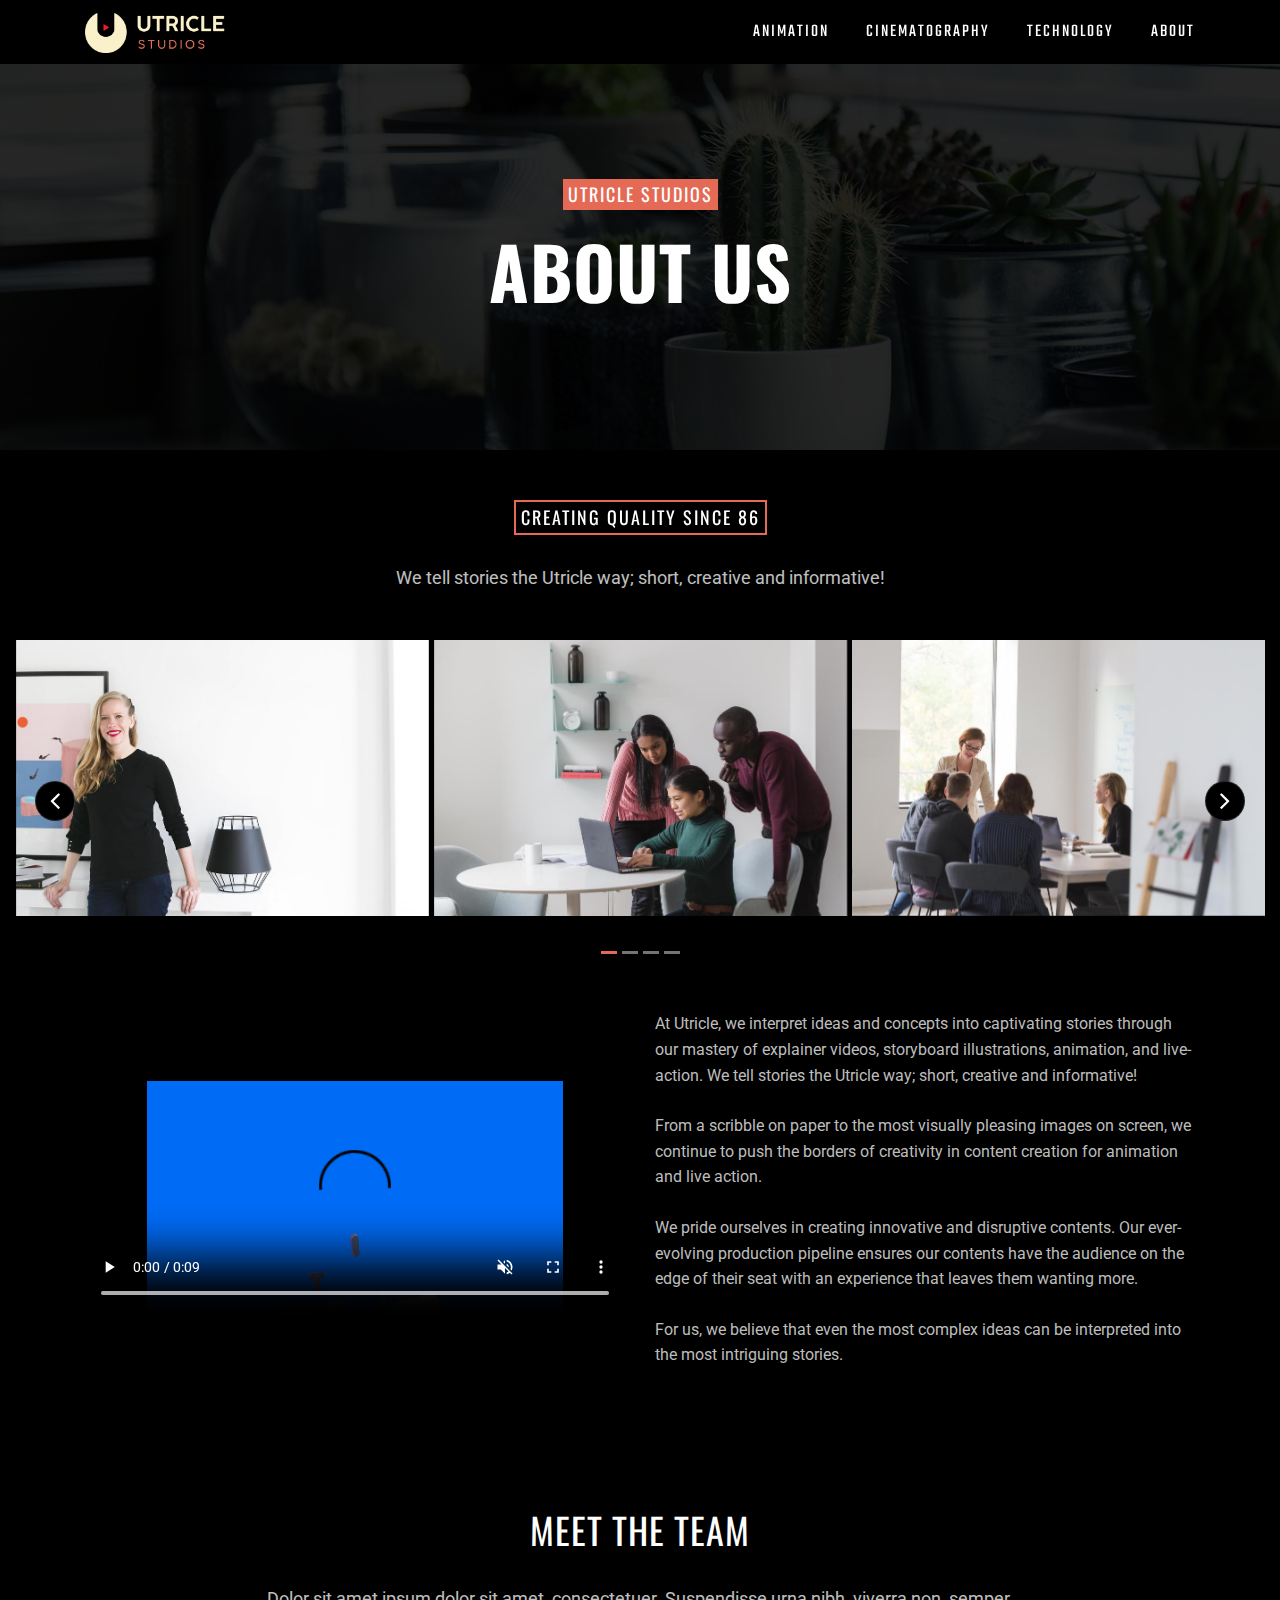
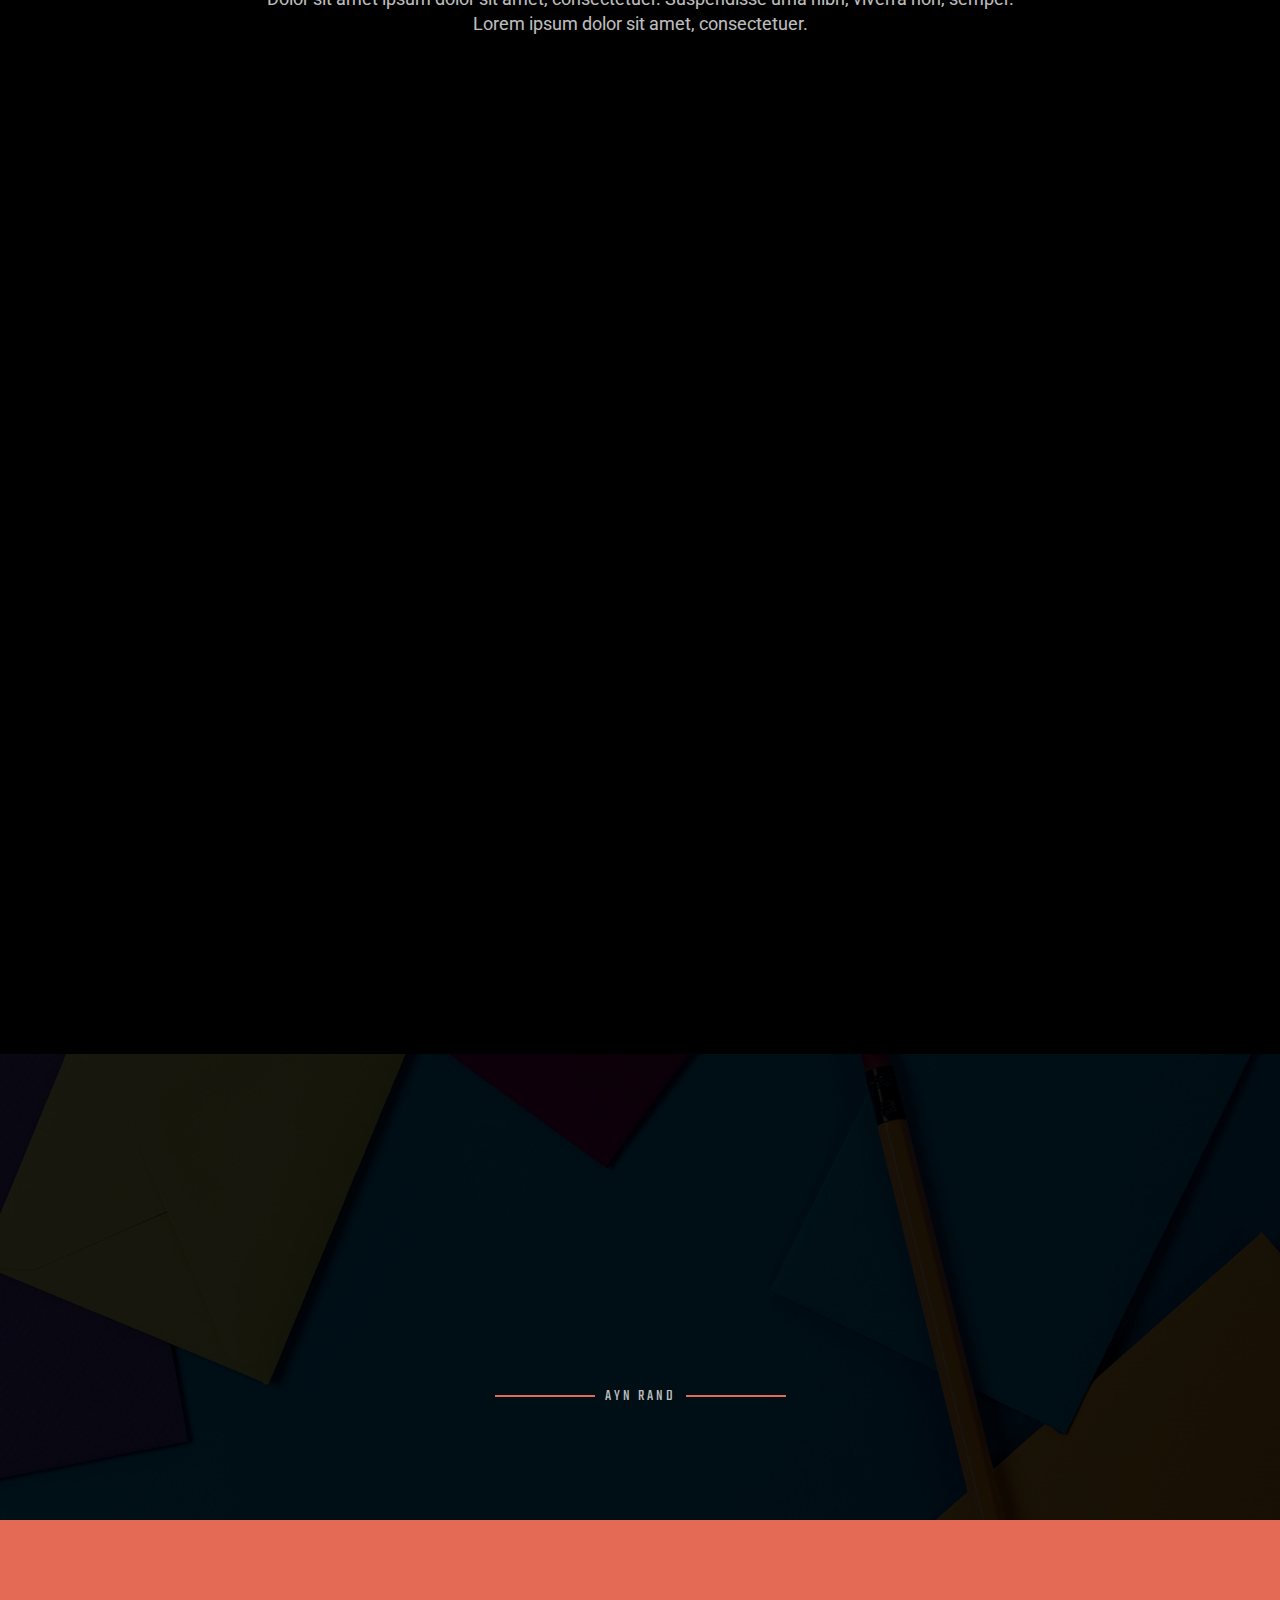
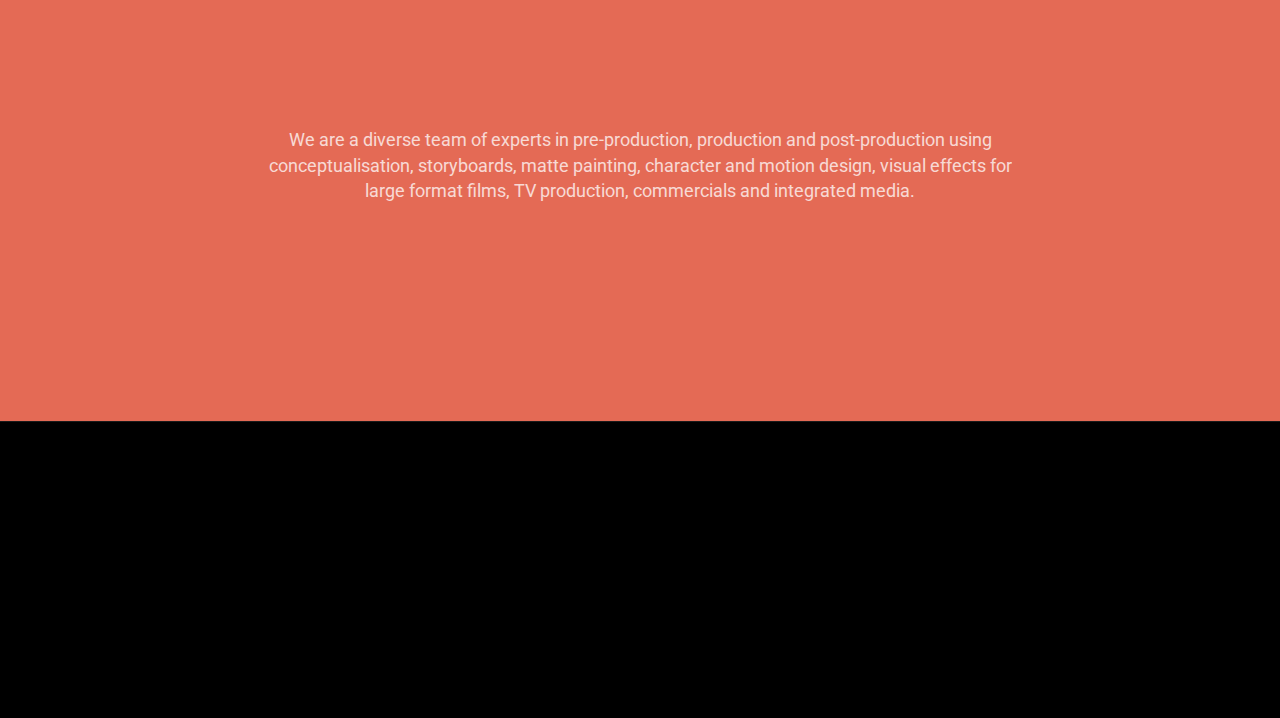
<file: about.html>
<!DOCTYPE html>
<html lang="en-US">

<head>
<meta charset="utf-8">
<meta http-equiv="X-UA-Compatible" content="IE=edge">
<meta name="viewport" content="width=device-width, initial-scale=1.0, maximum-scale=1">
<!-- Website Title
    ======================================= -->
<title>Utricle - Animation Studios</title>
<meta name="description" content="Premium HTML5 template by Go Themes."/>
<meta name="keywords" content=""/>
<meta name="author" content="humans.html">
<link rel="shortcut icon" href="favicon.html" type="image/x-icon"/>
<!-- Noyre Fonts -->
<link href="https://fonts.googleapis.com/css?family=Roboto|Oswald:300,400,700|Teko:400,600" rel="stylesheet">
<!-- Noyre CSS -->
<link rel="stylesheet" href="bootstrap/css/bootstrap.min.css">
<link rel="stylesheet" href="assets/css/gt.min.css">
<link rel="stylesheet" href="assets/css/site.min.css">
<link rel="stylesheet" href="assets/css/responsive.min.css">
<link id="color-scheme" rel="stylesheet" href="assets/css/color-pink.css">
<link rel="stylesheet" href="assets/css/font-awesome.min.css">
<link rel="stylesheet" href="css/stylee.css">
<!-- Global site tag (gtag.js) - Google Analytics -->
<script async src="https://www.googletagmanager.com/gtag/js?id=UA-134253359-1"></script>
<script>
  window.dataLayer = window.dataLayer || [];
  function gtag(){dataLayer.push(arguments);}
  gtag('js', new Date());

  gtag('config', 'UA-134253359-1');
</script>
</head>
<body>
<!-- Page Wrapper
    ======================================= -->
<div id="page" class="site">
    <!-- Site Header
        ======================================= -->
    <header id="masthead" class="site-header">
    <div class="container header-container">
        <!-- LOGO -->
        <div class="site-branding">
            <a href="index.html" rel="home">
            <img src="assets/img/light_mainlogo.png" alt="logo">
            </a>
        </div>
        <!-- MAIN NAVIGATION
                ======================================= -->
                <nav id="site-navigation" class="main-navigation">
                    <ul id="primary-menu" class="menu alt-font">
                        <li class="has-children">
                        <a href="index.html" class="on-page"><span data-background-text="Animation">Animation</span></a>
                            <ul>
                                <li><a href="explainers.html">Explainers</a></li>
                                <li><a href="index-alt.html">Feature films</a></li>
                                <li><a href="index-alt.html">TV Series</a></li>
                            </ul>
                        </li>
                        <li class="has-children">
                            <a href="index.html" class="on-page"><span data-background-text="Cinematography">Cinematography</span></a>
                            <ul>
                                <li><a href="gammy.html">Short films</a></li>
                                <li><a href="gammy.html">Feature films</a></li>
                                <li><a href="gammy.html">TV series</a></li>
                            </ul>
                        </li>
                        <li class="has-children">
                            <a href="index.html" class="on-page"><span data-background-text="Technology">Technology</span></a>
                            <ul>
                                <li><a href="index.html">Render farm</a></li>
                                <li><a href="index.html">Motion Capture</a></li>
                            </ul>
                        </li>
                        <!-- <li class="has-children">
                            <a href="index.html" class="on-page"><span data-background-text="Documentaries">Documentaries</span></a>
                            <ul>
                                <li><a href="index.html">Asiwaju</a></li>
                            </ul>
                        </li> -->
                        <li>
                        <a href="about.html"><span data-background-text="ABOUT">About</span></a>
                        </li>
                    </ul>
                    </nav>
        <!-- mobile navigation -->
        <nav id="mobile-navigation" class="alt-font">
        </nav>
    </div>
    <!-- header-container -->
    </header>
    <!-- On Page Content
        ======================================= -->
    <div id="content" class="site-content">
        <div id="blog" class="site-page">
            <!--PAGE HEADER
                ======================================= -->
            <header id="page-header" class="image-bg d-flex" style="background-image:url(preview/blog-header.jpg)">
            <div class="container align-self-center dark-bg">
                <div class="section-title text-center">
                    <h5 class="sub-title uppercase dark-fill primary-el-bg" data-aos="fade-down" data-aos-delay="100">UTRICLE STUDIOS</h5>
                    <h2 class="title uppercase font-weight-700" data-aos="fade-in">About Us</h2>
                    <!-- <p data-aos="fade-up" data-aos-delay="200">
                         Dolor sit amet ipsum dolor sit amet, consectetuer. Suspendisse urna nibh, viverra non, semper. Lorem ipsum dolor sit amet, consectetuer.
                    </p> -->
                </div>
            </div>
            <div class="image-overlay" style="background-color:rgba(0,0,0,0.85)">
            </div>
            </header>
            <!-- Container Content
                ======================================= -->
            <!-- About section -->
            <div id="about" class="page-section black-bg dark-bg p-medium">
                <div class="container">
                    <!-- section title -->
                    <div class="section-title text-center">
                        <h5 class="sub-title uppercase primary-outline" data-aos="fade-in-down">Creating Quality since 86</h5>
                        <p>
                            We tell stories the Utricle way; short, creative and informative!

                        </p>
                    </div>
                    <div class="xs-clear-10 xl-clear-25">
                    </div>
                </div>
                <div class="container container-lg">
                    <!-- carousel -->
                    <div class="gt-gallery-carousel gt-carousel centered-carousel owl-carousel" data-aos="fade-in">
                        <div class="gt-carousel-entry">
                            <img src="preview/home-c-1.jpg" alt="demo image">
                        </div>
                        <div class="gt-carousel-entry">
                            <img src="preview/home-c-2.jpg" alt="demo image">
                        </div>
                        <div class="gt-carousel-entry">
                            <img src="preview/home-c-3.jpg" alt="demo image">
                        </div>
                        <div class="gt-carousel-entry">
                            <img src="preview/home-c-4.jpg" alt="demo image">
                        </div>
                    </div>
                    <div class="xs-clear-50">
                    </div>
                </div>
                <div class="container">
                    <div class="row">
                        <!-- text block -->
                        <div class="col-lg-6">
                            <!-- <h3 class="block-title uppercase">Technologies</h3> -->
                            <div class="entry-format" data-aos="fade-up">
                                <div class="embed-responsive embed-responsive-16by9">
                                    <video class="video-fluid z-depth-1" style="padding-top: 70px" autoplay loop controls muted>
                                        <source src="utricle.mp4" type="video/mp4" />
                                </video>
                                </div>
                            </div>
                        </div>
                        <div class="col-lg-6">
                            <!-- <h3 class="block-title uppercase">Our Mission</h3> -->
                            <p>
                                At Utricle, we interpret ideas and concepts into captivating stories through our mastery of explainer videos, storyboard illustrations, animation, and live-action. We tell stories the Utricle way; short, creative and informative!
                            </p>
                            <p>
                                From a scribble on paper to the most visually pleasing images on screen, we continue to push the borders of creativity in content creation for animation and live action. 

                            </p>
                            <p>
                                We pride ourselves in creating innovative and disruptive contents. Our ever-evolving production pipeline ensures our contents have the audience on the edge of their seat with an experience that leaves them wanting more. 

                            </p>
                            <p>
                                For us, we believe that even the most complex ideas can be interpreted into the most intriguing stories. 

                            </p>
                        </div>
                        
                        
                    </div>
                    <div class="xs-clear-50 md-clear-100">
                    </div>
                    <!-- section title -->
                    <div class="section-title text-center">
                        <h2 class="title uppercase font-weight-400 display-3">Meet The Team</h2>
                        <p>
                            Dolor sit amet ipsum dolor sit amet, consectetuer. Suspendisse urna nibh, viverra non, semper. Lorem ipsum dolor sit amet, consectetuer.
                        </p>
                    </div>
                    <div class="xs-clear-10 xl-clear-25">
                    </div>
                    <div class="row">
                        <div class="col-lg-10 offset-lg-1">
                            <div class="row">
                                <!-- team member -->
                                <div class="col-md-6" data-aos="fade-in">
                                    <div class="team-block style-a">
                                        <div class="team-img">
                                            <img src="preview/01w-l.jpg" alt="person">
                                        </div>
                                        <div class="team-meta">
                                            <h4 class="name uppercase">Danielle Bowman</h4>
                                            <h6 class="role uppercase font-weight-300">Founder / CEO</h6>
                                            <p class="element-text">
                                                Lorem ipsum ut tempor magna nostrud eu dolor tempor occaecat officia cupidatat et aliqua laborum sit tempor duis officia do sunt.
                                            </p>
                                            <ul class="icon-list">
                                                <li><a href="#" class="gt-btn"><i class="fa fa-facebook"></i></a></li>
                                                <li><a href="#" class="gt-btn"><i class="fa fa-twitter"></i></a></li>
                                                <li><a href="#" class="gt-btn"><i class="fa fa-linkedin"></i></a></li>
                                            </ul>
                                        </div>
                                    </div>
                                    <div class="xs-clear-25">
                                    </div>
                                </div>
                                <!-- team member -->
                                <div class="col-md-6" data-aos="fade-in" data-aos-delay="100">
                                    <div class="team-block style-a">
                                        <div class="team-img">
                                            <img src="preview/02m-l.jpg" alt="person">
                                        </div>
                                        <div class="team-meta">
                                            <h4 class="name uppercase">Garrett Appleton</h4>
                                            <h6 class="role uppercase font-weight-300">Co-Founder / CEO</h6>
                                            <p class="element-text">
                                                Lorem ipsum ut tempor magna nostrud eu dolor tempor occaecat officia cupidatat et aliqua laborum sit tempor duis officia do sunt.
                                            </p>
                                            <ul class="icon-list">
                                                <li><a href="#" class="gt-btn"><i class="fa fa-facebook"></i></a></li>
                                                <li><a href="#" class="gt-btn"><i class="fa fa-twitter"></i></a></li>
                                                <li><a href="#" class="gt-btn"><i class="fa fa-linkedin"></i></a></li>
                                            </ul>
                                        </div>
                                    </div>
                                    <div class="xs-clear-25">
                                    </div>
                                </div>
                                <!-- team member -->
                                <div class="col-md-6" data-aos="fade-in">
                                    <div class="team-block style-a">
                                        <div class="team-img">
                                            <img src="preview/09w-l.jpg" alt="person">
                                        </div>
                                        <div class="team-meta">
                                            <h4 class="name uppercase">Aniyah Cole</h4>
                                            <h6 class="role uppercase font-weight-300">Co-Founder / CEO</h6>
                                            <p class="element-text">
                                                Lorem ipsum ut tempor magna nostrud eu dolor tempor occaecat officia cupidatat et aliqua laborum sit tempor duis officia do sunt.
                                            </p>
                                            <ul class="icon-list">
                                                <li><a href="#" class="gt-btn"><i class="fa fa-facebook"></i></a></li>
                                                <li><a href="#" class="gt-btn"><i class="fa fa-pinterest"></i></a></li>
                                            </ul>
                                        </div>
                                    </div>
                                    <div class="xs-clear-25 md-clear-0">
                                    </div>
                                </div>
                                <!-- team member -->
                                <div class="col-md-6" data-aos="fade-in" data-aos-delay="100">
                                    <div class="team-block style-a">
                                        <div class="team-img">
                                            <img src="preview/14m-l.jpg" alt="person">
                                        </div>
                                        <div class="team-meta">
                                            <h4 class="name uppercase">Faris Trejo</h4>
                                            <h6 class="role uppercase font-weight-300">Co-Founder / CEO</h6>
                                            <p class="element-text">
                                                Lorem ipsum ut tempor magna nostrud eu dolor tempor occaecat officia cupidatat et aliqua laborum sit tempor duis officia do sunt.
                                            </p>
                                            <ul class="icon-list">
                                                <li><a href="#" class="gt-btn"><i class="fa fa-facebook"></i></a></li>
                                                <li><a href="#" class="gt-btn"><i class="fa fa-twitter"></i></a></li>
                                                <li><a href="#" class="gt-btn"><i class="fa fa-instagram"></i></a></li>
                                            </ul>
                                        </div>
                                    </div>
                                </div>
                            </div>
                        </div>
                    </div>
                </div>
            </div>    
            <!-- image background section -->
            <div class="image-bg dark-bg">
                <div class="page-section p-large">
                    <div class="container">
                        <blockquote class="large-quote text-center">
                            <p class="heading-font uppercase font-weight-700" data-aos="fade-in">
                                A creative man is motivated by the desire to achieve not by the desire to beat others.
                            </p>
                            <cite class="alt-font uppercase">Ayn Rand</cite>
                        </blockquote>
                    </div>
                </div>
                <!-- background image -->
                <div class="bg-image animate-filters" style="background-image:url(preview/index-alt-display-2.jpg);">
                </div>
                <!-- gradient overlay -->
                <div class="image-overlay" style="background-color:rgba(0,0,0,0.9)">
                </div>
            </div>        
            
            <!-- call to action / contact form modal button -->
            <div id="contact" class="page-section primary-bg dark-bg p-large">
                <div class="container">
                    <div class="section-title text-center">
                        <h2 class="title uppercase font-weight-400 display-2" data-aos="fade-in">Lets talk about your project</h2>
                        <p>
                            We are a diverse team of experts in pre-production, production and post-production using conceptualisation, storyboards, matte painting, character and motion design, visual effects for large format films, TV production, commercials and integrated media.
                        </p>
                    </div>
                    <div class="xs-clear-10">
                    </div>
                    <div class="text-center" data-aos="fade-in">
                        <a href="#" class="open-contact gt-btn white-btn btn-lg alt-font uppercase">Contact Us</a>
                    </div>
                </div>
            </div>
            <!-- END PAGE SECTIONS -->
        </div>
        <!-- .site-page End -->
    </div>
    <!-- #content End -->
    <!-- Page Footer
        ======================================= -->
        <footer class="site-footer black-bg dark-bg">
            <div class="container container-lg" data-aos="fade-in" data-aos-delay="100">
                <div class="widget">
                    <!-- contact info -->
                    <div class="contact-info text-center alt-font uppercase">
                        <a href="mailto:hello@domain.com"><span class="heading-font">Email Us</span>info@utriclestudios.com</a>
                        <a href="tel:123456789"><span class="heading-font">Call Us</span>+234 704 000 6622 </a>
                    </div>
                </div>
                <div class="xs-clear-50">
                </div>
                <div class="widget">
                    <!-- social profile links -->
                    <div class="site-social text-center alt-font uppercase">
                        <a href="https://web.facebook.com/Utricle-Studios-108619550475894/">
                        <span class="front">Facebook</span>
                        <span class="back"><span>Facebook</span></span>
                        </a>
                        <a href="https://twitter.com/utricle_studios">
                        <span class="front">Twitter</span>
                        <span class="back"><span>Twitter</span></span>
                        </a>
                        <a href="https://www.instagram.com/utricle_studios">
                        <span class="front">Instagram</span>
                        <span class="back"><span>Instagram</span></span>
                        </a>
                    </div>
                </div>
                <div class="xs-clear-50">
                </div>
                <div id="colophon">
                    <div class="text-center">
                        <!-- Site Copyright
                                    ======================================= -->
                        <p class="site-info">
                            Utricle Studios © 2019. All rights reserved.
                        </p>
                    </div>
                </div>
            </div>
        </footer>
</div>
<!-- End Page Wrapper
    ======================================= -->
<!-- Page Extras
    ======================================= -->
<!-- contact form container -->
<div id="contact-modal">
    <div class="contact-content black-bg dark-bg">
        <h3 class="uppercase">Write to us</h3>
        <p>
            Lorem ipsum culpa ullamco nostrud veniam irure adipisicing ut aliquip consectetur ut in quis ut sed. Dolor proident consectetur esse amet consequat excepteur laboris qui cillum.
        </p>
        <form id="contact-form" class="gt-form" method="POST" action="http://gothemes.net/html/noire/includes/sendmail.php" novalidate="novalidate">
            <div class="form-row">
                <div class="col-sm-6">
                    <div class="form-group">
                        <label class="heading-font" for="name">Your Name:</label>
                        <input type="text" class="form-control" name="name" id="name" required="">
                    </div>
                </div>
                <div class="col-sm-6">
                    <div class="form-group">
                        <label class="heading-font" for="email">Your Email:</label>
                        <input type="email" class="form-control" name="email" id="email" required="">
                    </div>
                </div>
            </div>
            <div class="form-row">
                <div class="col-sm-6">
                    <div class="form-group">
                        <label class="heading-font" for="phone">Phone Number:</label>
                        <input type="text" class="form-control" name="phone" id="phone">
                    </div>
                </div>
                <div class="col-sm-6">
                    <div class="form-group">
                        <label class="heading-font" for="subject">Subject:</label>
                        <input type="text" class="form-control" name="subject" id="subject" required="">
                    </div>
                </div>
            </div>
            <div class="form-group">
                <label class="heading-font" for="message">Your Message:</label>
                <textarea class="form-control" rows="6" name="message" id="message" required=""></textarea>
            </div>
            <div class="form-group">
                <!-- submit button -->
                <button value="SUBMIT FORM" id="submit" name="submit" type="submit" class="gt-btn primary-btn uppercase alt-font"><span class="btn-text">Submit form</span></button>
            </div>
        </form>
        <!-- close btn -->
        <a id="close-contact" class="gt-btn" href="#">
        <i class="fa fa-remove"></i>
        </a>
    </div>
</div>
<!-- Page Scripts
    ======================================= -->
<script src="assets/js/jquery-3.3.1.min.js"></script>
<script src="bootstrap/js/bootstrap.min.js"></script>
<script src="assets/js/plugins.js"></script>
<script src="assets/js/site.js"></script>
<script type="text/javascript" src="js/main.js"></script>
<script src="compiled/base.min.js"></script>
</body>

</html>
</file>
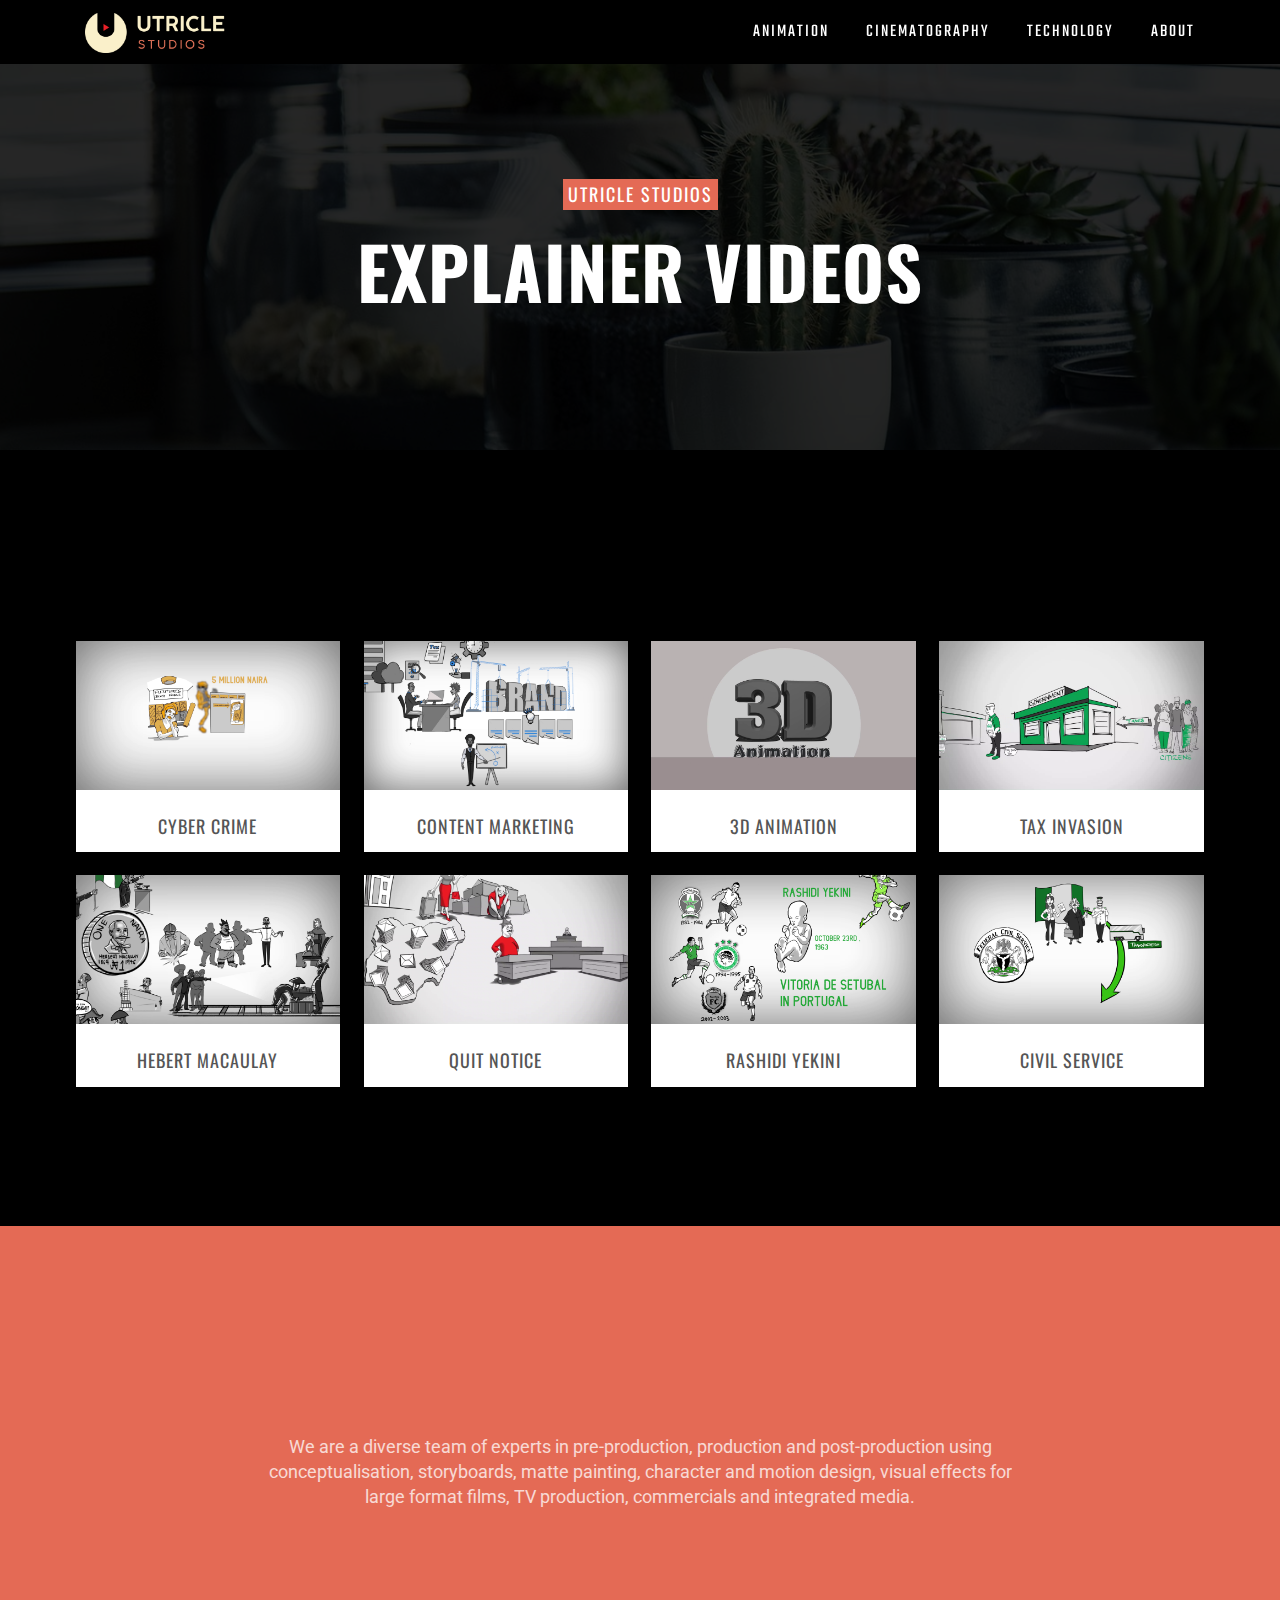
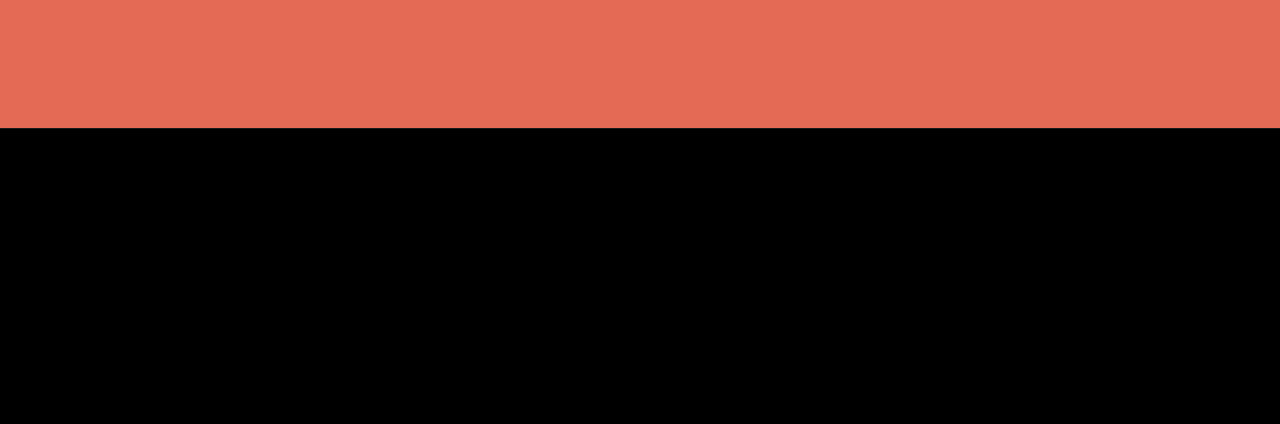
<file: asiwaju.html>
<!DOCTYPE html>
<html lang="en-US">


<head>
<meta charset="utf-8">
<meta http-equiv="X-UA-Compatible" content="IE=edge">
<meta name="viewport" content="width=device-width, initial-scale=1.0, maximum-scale=1">
<!-- Website Title
    ======================================= -->
<title>Utricle  - Animation Studio</title>
<meta name="description" content="Premium HTML5 template by Go Themes."/>
<meta name="keywords" content=""/>
<meta name="author" content="humans.html">
<link rel="shortcut icon" href="favicon.html" type="image/x-icon"/>
<!-- Noyre Fonts -->
<link href="https://fonts.googleapis.com/css?family=Roboto|Oswald:300,400,700|Teko:400,600" rel="stylesheet">
<!-- Noyre CSS -->
<link rel="stylesheet" href="bootstrap/css/bootstrap.min.css">
<link rel="stylesheet" href="assets/css/gt.min.css">
<link rel="stylesheet" href="assets/css/site.min.css">
<link rel="stylesheet" href="assets/css/responsive.min.css">
<link id="color-scheme" rel="stylesheet" href="assets/css/color-pink.css">
<link rel="stylesheet" href="assets/css/font-awesome.min.css">
<link rel="stylesheet" href="css/stylee.css">
<!-- Global site tag (gtag.js) - Google Analytics -->
<script async src="https://www.googletagmanager.com/gtag/js?id=UA-134253359-1"></script>
<script>
  window.dataLayer = window.dataLayer || [];
  function gtag(){dataLayer.push(arguments);}
  gtag('js', new Date());

  gtag('config', 'UA-134253359-1');
</script>
</head>
<body>
<!-- Page Wrapper
    ======================================= -->
<div id="page" class="site">
    <!-- Site Header
        ======================================= -->
    <header id="masthead" class="site-header">
    <div class="container header-container">
        <!-- LOGO -->
        <div class="site-branding">
            <a href="index.html" rel="home">
            <img src="assets/img/light_mainlogo.png" alt="logo">
            </a>
        </div>
        <!-- MAIN NAVIGATION
                ======================================= -->
                <nav id="site-navigation" class="main-navigation">
                    <ul id="primary-menu" class="menu alt-font">
                        <li class="has-children">
                        <a href="index.html" class="on-page"><span data-background-text="Animation">Animation</span></a>
                            <ul>
                                <li><a href="explainers.html">Explainers</a></li>
                                <li><a href="index-alt.html">Feature films</a></li>
                                <li><a href="index-alt.html">TV Series</a></li>
                            </ul>
                        </li>
                        <li class="has-children">
                            <a href="index.html" class="on-page"><span data-background-text="Cinematography">Cinematography</span></a>
                            <ul>
                                <li><a href="gammy.html">Short films</a></li>
                                <li><a href="gammy.html">Feature films</a></li>
                                <li><a href="gammy.html">TV series</a></li>
                            </ul>
                        </li>
                        <li class="has-children">
                            <a href="index.html" class="on-page"><span data-background-text="Technology">Technology</span></a>
                            <ul>
                                <li><a href="index.html">Render farm</a></li>
                                <li><a href="index.html">Motion Capture</a></li>
                            </ul>
                        </li>
                        <!-- <li class="has-children">
                            <a href="index.html" class="on-page"><span data-background-text="Documentaries">Documentaries</span></a>
                            <ul>
                                <li><a href="index.html">Asiwaju</a></li>
                            </ul>
                        </li> -->
                        <li>
                        <a href="about.html"><span data-background-text="ABOUT">About</span></a>
                        </li>
                    </ul>
                    </nav>
        <!-- mobile navigation -->
        <nav id="mobile-navigation" class="alt-font">
        </nav>
    </div>
    <!-- header-container -->
    </header>
    <!-- On Page Content
        ======================================= -->
    <div id="content" class="site-content">
        <div id="blog" class="site-page">
            <!--PAGE HEADER
                ======================================= -->
            <header id="page-header" class="image-bg d-flex" style="background-image:url(preview/blog-header.jpg)">
            <div class="container align-self-center dark-bg">
                <div class="section-title text-center">
                    <h5 class="sub-title uppercase dark-fill primary-el-bg" data-aos="fade-down" data-aos-delay="100">UTRICLE STUDIOS</h5>
                    <h2 class="title uppercase font-weight-700" data-aos="fade-in">Explainer Videos</h2>
                    <!-- <p data-aos="fade-up" data-aos-delay="200">
                         Dolor sit amet ipsum dolor sit amet, consectetuer. Suspendisse urna nibh, viverra non, semper. Lorem ipsum dolor sit amet, consectetuer.
                    </p> -->
                </div>
            </div>
            <div class="image-overlay" style="background-color:rgba(0,0,0,0.85)">
            </div>
            </header>
            <!-- Container Content
                ======================================= -->
                <section class="second clearfix" style="background-color:black;">
                    <!-- <header>
                      <h1>SHORT FILMS</h1>
                    </header> -->
                    <br><br>
                    <article class="video">
                      <figure>
                      <a class="fancybox fancybox.iframe" href="http://www.youtube.com/embed/Aby-URIJy6k"><img class="videoThumb" src="images/cyber.png"></a>
                      </figure>
                      <h2 class="videoTitle">Cyber Crime</h2>
                    </article>
                    <article class="video">
                      <figure>
                      <a class="fancybox fancybox.iframe" href="http://www.youtube.com/embed/cEYS-FTTuss"><img class="videoThumb" src="images/brand.png"></a>
                      </figure>
                      <h2 class="videoTitle">Content Marketing</h2>
                    </article>
                    <article class="video">
                      <figure>
                      <a class="fancybox fancybox.iframe" href="http://www.youtube.com/embed/8DVk_cRI4VU"><img class="videoThumb" src="images/videos/3d-animation.png"></a>
                      </figure>
                      <h2 class="videoTitle">3D Animation</h2>
                    </article>
                    <article class="video">
                      <figure>
                      <a class="fancybox fancybox.iframe" href="https://www.youtube.com/embed/axwZfiei4K4"><img class="videoThumb" src="images/videos/tax.png"></a>
                      </figure>
                      <h2 class="videoTitle">Tax Invasion</h2>
                    </article>
                    <article class="video">
                      <figure>
                      <a class="fancybox fancybox.iframe" href="http://www.youtube.com/embed/no8teCK35dU"><img class="videoThumb" src="images/hebert.png"></a>
                      </figure>
                      <h2 class="videoTitle">Hebert Macaulay</h2>
                    </article>
                    <article class="video">
                      <figure>
                      <a class="fancybox fancybox.iframe" href="http://player.vimeo.com/video/26890275"><img class="videoThumb" src="images/quitnotice.png"></a>
                      </figure>
                      <h2 class="videoTitle">Quit Notice</h2>
                    </article>
                    <article class="video">
                      <figure>
                      <a class="fancybox fancybox.iframe" href="http://www.youtube.com/embed/uc6VgFqk35I"><img class="videoThumb" src="images/yara.png"></a>
                      </figure>
                      <h2 class="videoTitle">Rashidi Yekini</h2>
                    </article>
                    <article class="video">
                      <figure>
                      <a class="fancybox fancybox.iframe" href="http://www.youtube.com/embed/bs-KQ0c7Jp0"><img class="videoThumb" src="images/civilservice.png"></a>
                      </figure>
                      <h2 class="videoTitle">Civil Service</h2>
                    </article>
                  </section>    
            
            <!-- call to action / contact form modal button -->
            <div id="contact" class="page-section primary-bg dark-bg p-large">
                <div class="container">
                    <div class="section-title text-center">
                        <h2 class="title uppercase font-weight-400 display-2" data-aos="fade-in">Lets talk about your project</h2>
                        <p>
                            We are a diverse team of experts in pre-production, production and post-production using conceptualisation, storyboards, matte painting, character and motion design, visual effects for large format films, TV production, commercials and integrated media.
                        </p>
                    </div>
                    <div class="xs-clear-10">
                    </div>
                    <div class="text-center" data-aos="fade-in">
                        <a href="#" class="open-contact gt-btn white-btn btn-lg alt-font uppercase">Contact Us</a>
                    </div>
                </div>
            </div>
            <!-- END PAGE SECTIONS -->
        </div>
        <!-- .site-page End -->
    </div>
    <!-- #content End -->
    <!-- Page Footer
        ======================================= -->
        <footer class="site-footer black-bg dark-bg">
            <div class="container container-lg" data-aos="fade-in" data-aos-delay="100">
                <div class="widget">
                    <!-- contact info -->
                    <div class="contact-info text-center alt-font uppercase">
                        <a href="mailto:hello@domain.com"><span class="heading-font">Email Us</span>info@utriclestudios.com</a>
                        <a href="tel:123456789"><span class="heading-font">Call Us</span>+234 704 000 6622 </a>
                    </div>
                </div>
                <div class="xs-clear-50">
                </div>
                <div class="widget">
                    <!-- social profile links -->
                    <div class="site-social text-center alt-font uppercase">
                        <a href="https://web.facebook.com/Utricle-Studios-108619550475894/">
                        <span class="front">Facebook</span>
                        <span class="back"><span>Facebook</span></span>
                        </a>
                        <a href="https://twitter.com/utricle_studios">
                        <span class="front">Twitter</span>
                        <span class="back"><span>Twitter</span></span>
                        </a>
                        <a href="https://www.instagram.com/utricle_studios">
                        <span class="front">Instagram</span>
                        <span class="back"><span>Instagram</span></span>
                        </a>
                    </div>
                </div>
                <div class="xs-clear-50">
                </div>
                <div id="colophon">
                    <div class="text-center">
                        <!-- Site Copyright
                                    ======================================= -->
                        <p class="site-info">
                            Utricle Studios © 2019. All rights reserved.
                        </p>
                    </div>
                </div>
            </div>
        </footer>
</div>
<!-- End Page Wrapper
    ======================================= -->
<!-- Page Extras
    ======================================= -->
<!-- contact form container -->
<div id="contact-modal">
    <div class="contact-content black-bg dark-bg">
        <h3 class="uppercase">Write to us</h3>
        <p>
            Lorem ipsum culpa ullamco nostrud veniam irure adipisicing ut aliquip consectetur ut in quis ut sed. Dolor proident consectetur esse amet consequat excepteur laboris qui cillum.
        </p>
        <form id="contact-form" class="gt-form" method="POST" action="http://gothemes.net/html/noire/includes/sendmail.php" novalidate="novalidate">
            <div class="form-row">
                <div class="col-sm-6">
                    <div class="form-group">
                        <label class="heading-font" for="name">Your Name:</label>
                        <input type="text" class="form-control" name="name" id="name" required="">
                    </div>
                </div>
                <div class="col-sm-6">
                    <div class="form-group">
                        <label class="heading-font" for="email">Your Email:</label>
                        <input type="email" class="form-control" name="email" id="email" required="">
                    </div>
                </div>
            </div>
            <div class="form-row">
                <div class="col-sm-6">
                    <div class="form-group">
                        <label class="heading-font" for="phone">Phone Number:</label>
                        <input type="text" class="form-control" name="phone" id="phone">
                    </div>
                </div>
                <div class="col-sm-6">
                    <div class="form-group">
                        <label class="heading-font" for="subject">Subject:</label>
                        <input type="text" class="form-control" name="subject" id="subject" required="">
                    </div>
                </div>
            </div>
            <div class="form-group">
                <label class="heading-font" for="message">Your Message:</label>
                <textarea class="form-control" rows="6" name="message" id="message" required=""></textarea>
            </div>
            <div class="form-group">
                <!-- submit button -->
                <button value="SUBMIT FORM" id="submit" name="submit" type="submit" class="gt-btn primary-btn uppercase alt-font"><span class="btn-text">Submit form</span></button>
            </div>
        </form>
        <!-- close btn -->
        <a id="close-contact" class="gt-btn" href="#">
        <i class="fa fa-remove"></i>
        </a>
    </div>
</div>
<!-- Page Scripts
    ======================================= -->
<script src="assets/js/jquery-3.3.1.min.js"></script>
<script src="bootstrap/js/bootstrap.min.js"></script>
<script src="assets/js/plugins.js"></script>
<script src="assets/js/site.js"></script>
<script type="text/javascript" src="js/main.js"></script>
<script src="compiled/base.min.js"></script>
</body>

<!-- Mirrored from gothemes.net/html/noire/blog.html by HTTrack Website Copier/3.x [XR&CO'2014], Fri, 23 Aug 2019 11:13:06 GMT -->
</html>
</file>
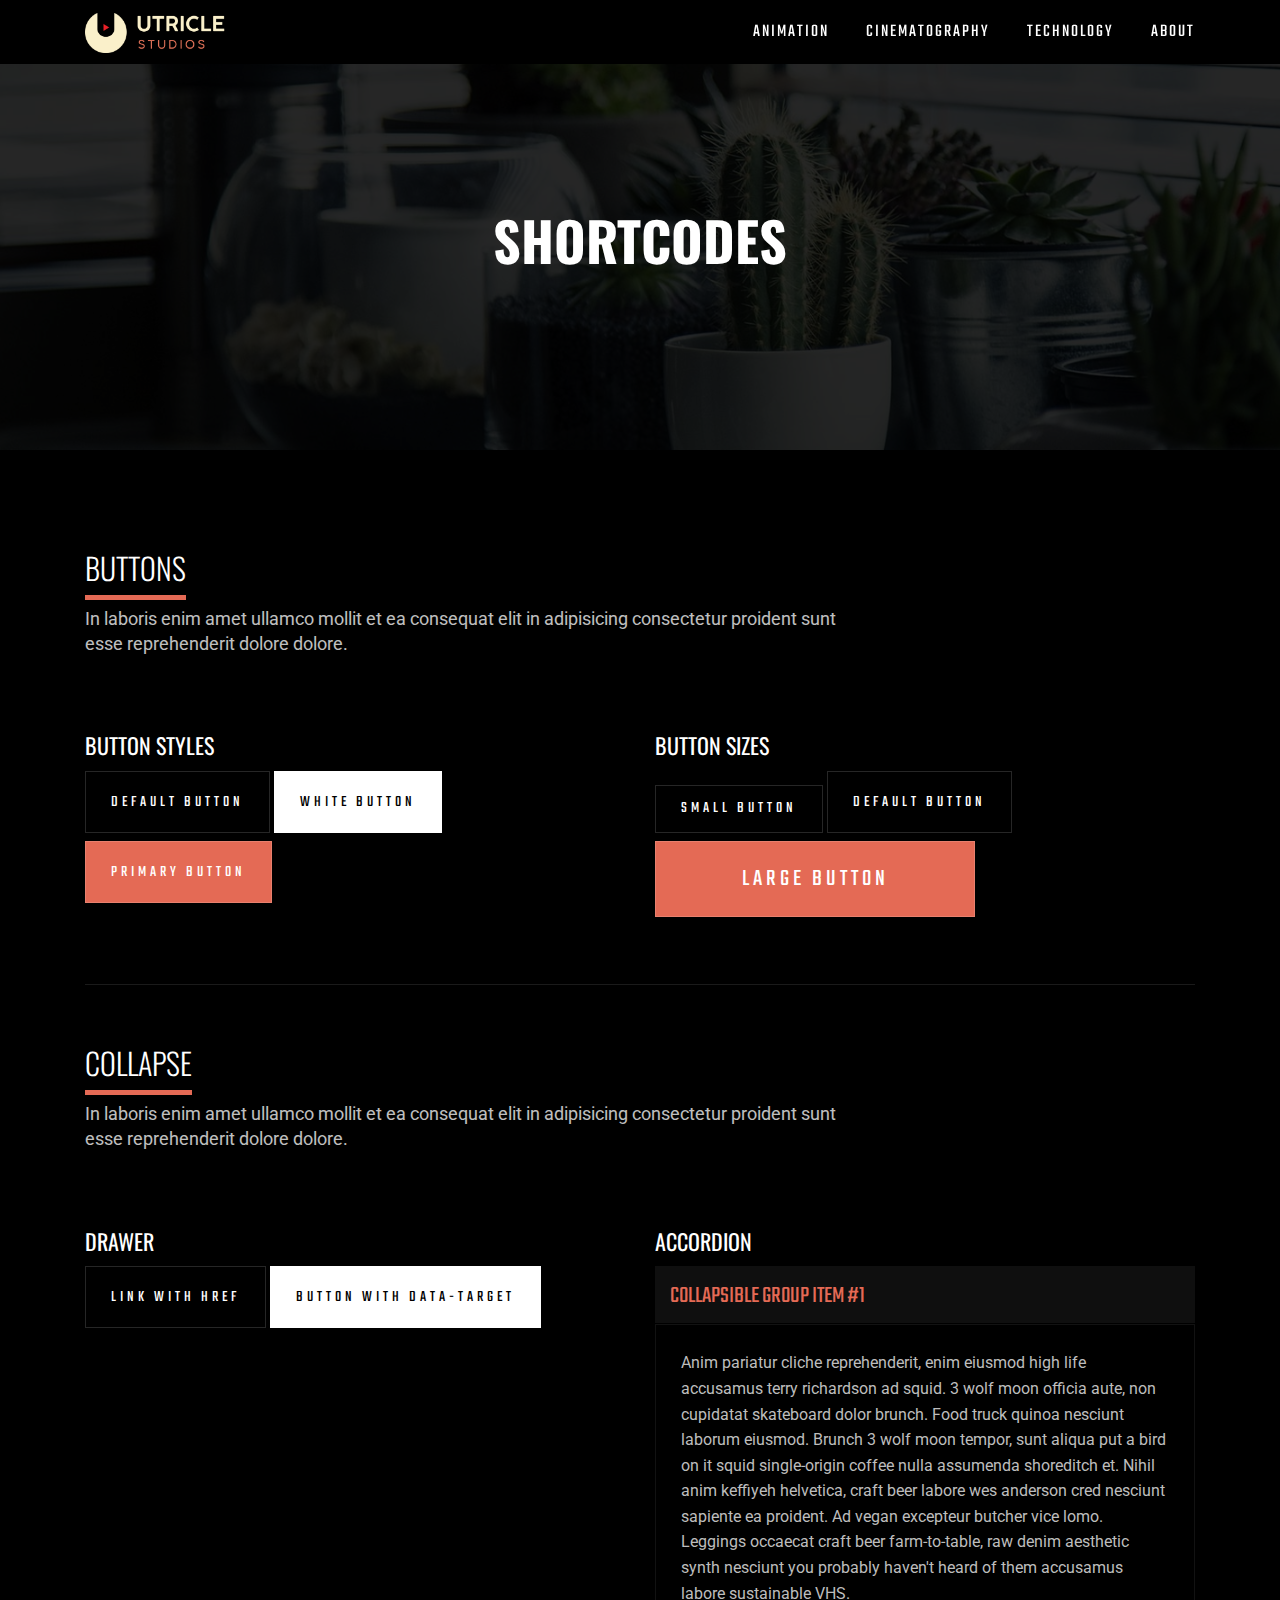
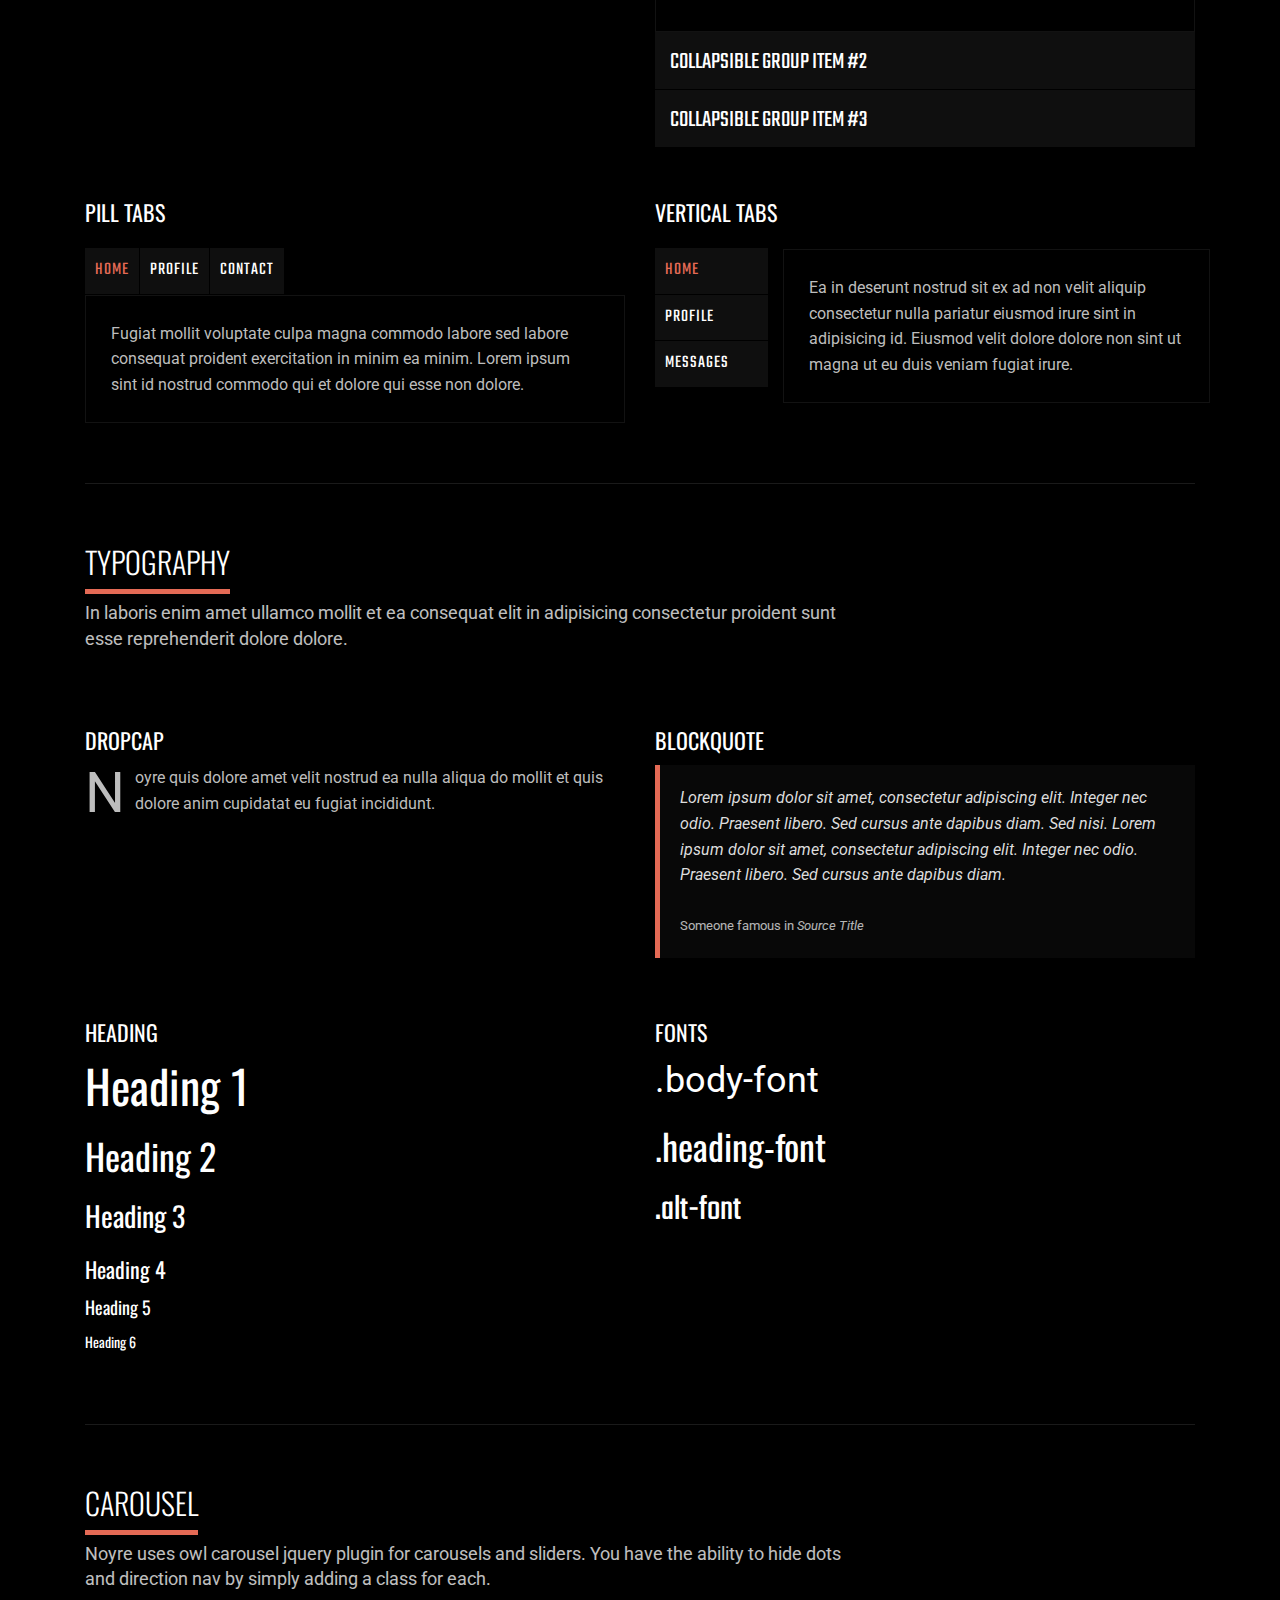
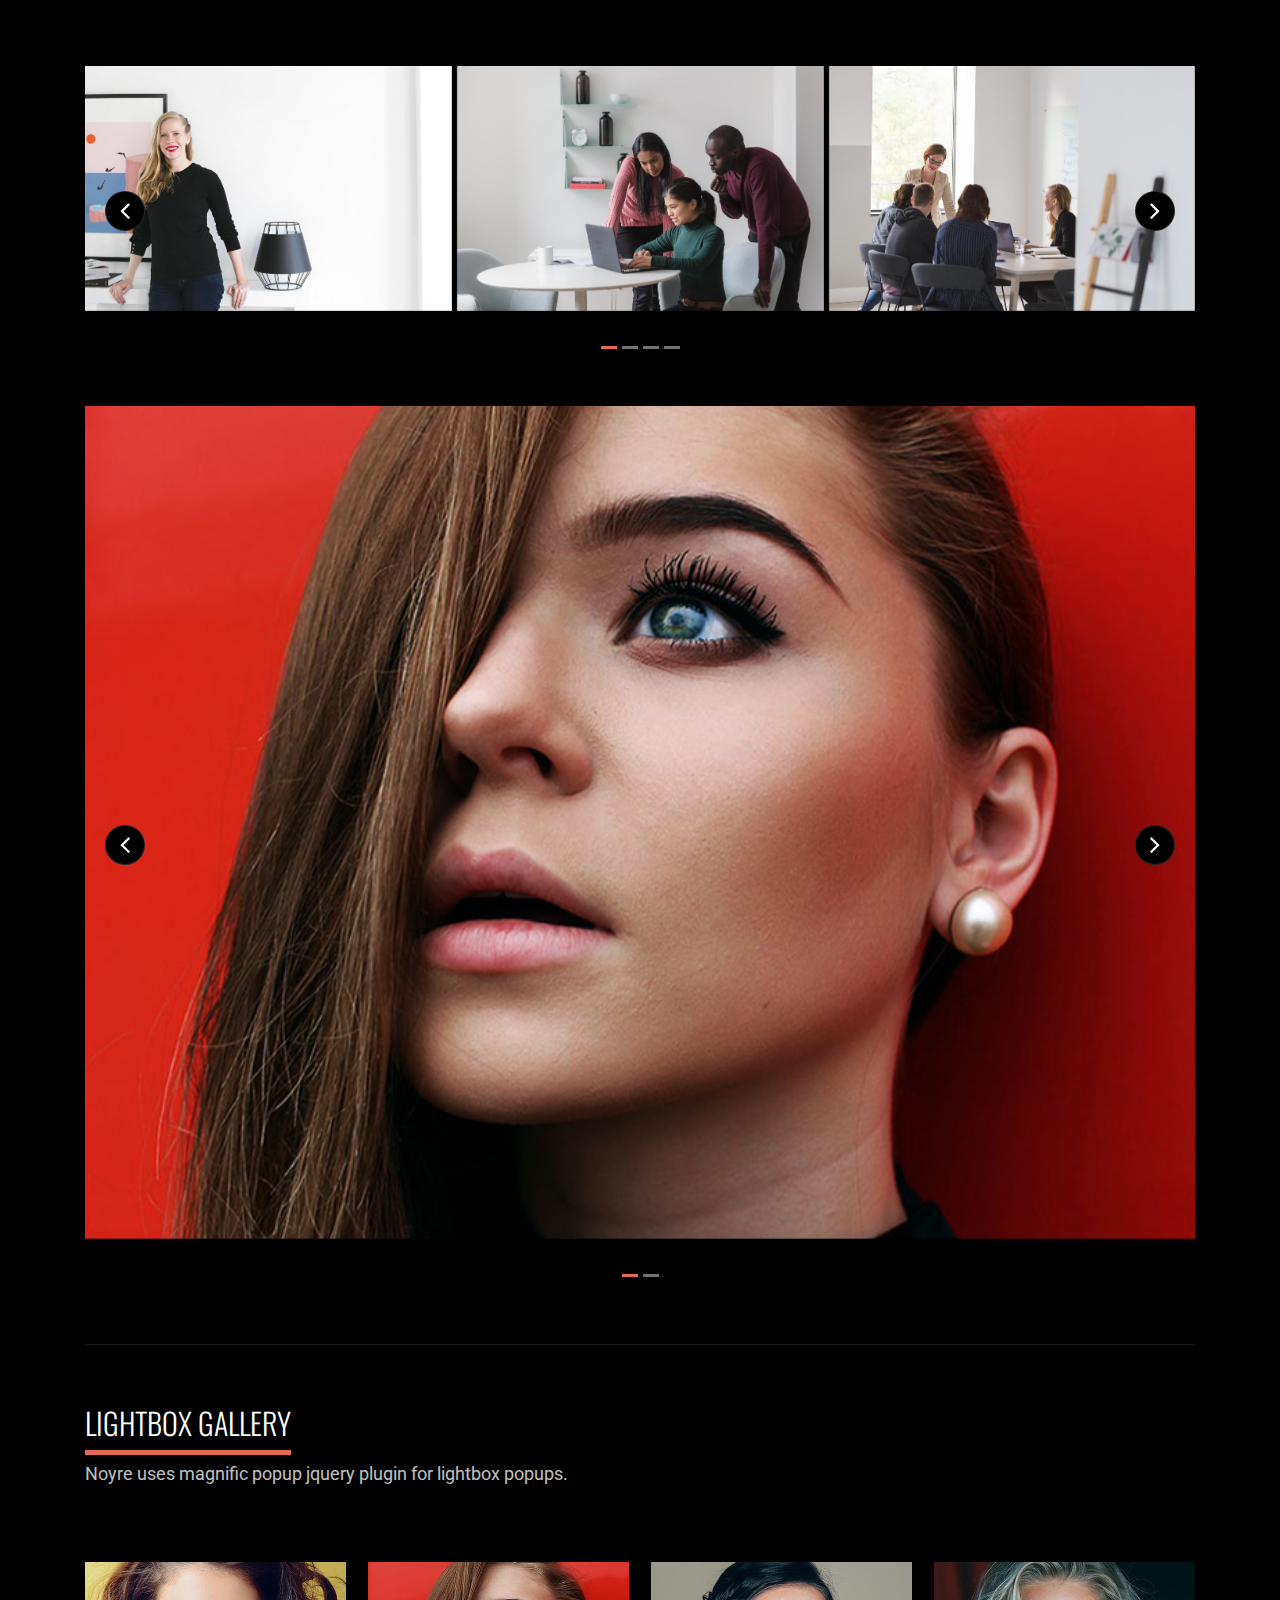
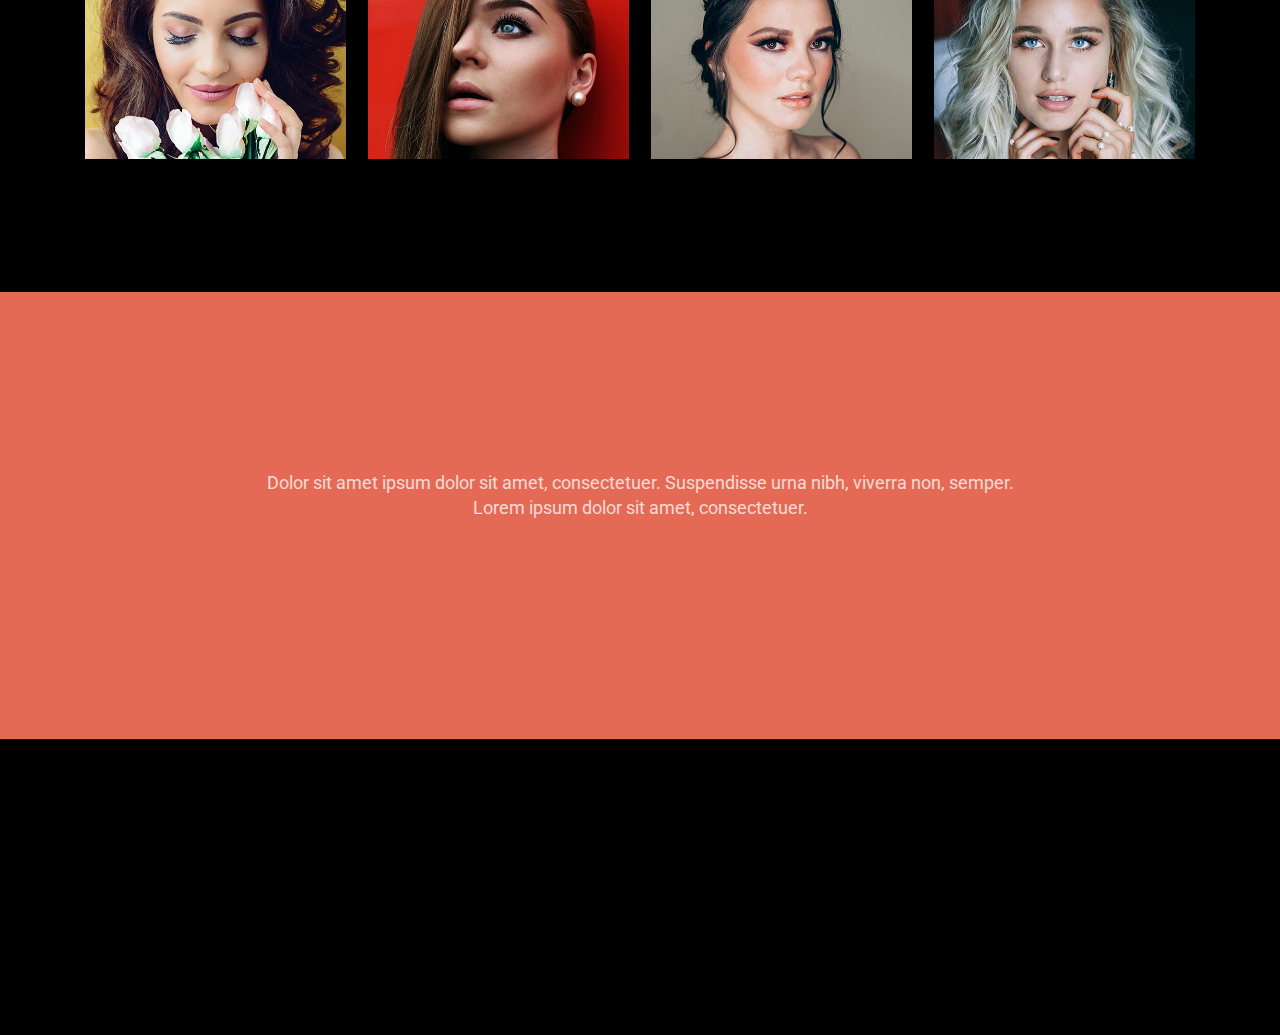
<file: features.html>
<!DOCTYPE html>
<html lang="en-US">

<!-- Mirrored from gothemes.net/html/noire/features.html by HTTrack Website Copier/3.x [XR&CO'2014], Fri, 23 Aug 2019 11:13:20 GMT -->
<head>
<meta charset="utf-8">
<meta http-equiv="X-UA-Compatible" content="IE=edge">
<meta name="viewport" content="width=device-width, initial-scale=1.0, maximum-scale=1">
<!-- Website Title
    ======================================= -->
<title>Utricle  - Animation Studio</title>
<meta name="description" content="Premium HTML5 template by Go Themes."/>
<meta name="keywords" content=""/>
<meta name="author" content="humans.html">
<link rel="shortcut icon" href="favicon.html" type="image/x-icon"/>
<!-- Noyre Fonts -->
<link href="https://fonts.googleapis.com/css?family=Roboto|Oswald:300,400,700|Teko:400,600" rel="stylesheet">
<!-- Noyre CSS -->
<link rel="stylesheet" href="bootstrap/css/bootstrap.min.css">
<link rel="stylesheet" href="assets/css/gt.min.css">
<link rel="stylesheet" href="assets/css/site.min.css">
<link rel="stylesheet" href="assets/css/responsive.min.css">
<link id="color-scheme" rel="stylesheet" href="assets/css/color-pink.css">
<link rel="stylesheet" href="assets/css/font-awesome.min.css">
<!-- Global site tag (gtag.js) - Google Analytics -->
<script async src="https://www.googletagmanager.com/gtag/js?id=UA-134253359-1"></script>
<script>
  window.dataLayer = window.dataLayer || [];
  function gtag(){dataLayer.push(arguments);}
  gtag('js', new Date());

  gtag('config', 'UA-134253359-1');
</script>
</head>
<body>
<!-- Page Wrapper
    ======================================= -->
<div id="page" class="site">
    <!-- Site Header
        ======================================= -->
    <header id="masthead" class="site-header">
    <div class="container header-container">
        <!-- LOGO -->
        <div class="site-branding">
            <a href="index-2.html" rel="home">
            <img src="assets/img/light_mainlogo.png" alt="logo">
            </a>
        </div>
        <!-- MAIN NAVIGATION
                ======================================= -->
                <nav id="site-navigation" class="main-navigation">
                    <ul id="primary-menu" class="menu alt-font">
                        <li class="has-children">
                        <a href="index.html" class="on-page"><span data-background-text="Animation">Animation</span></a>
                            <ul>
                                <li><a href="explainers.html">Explainers</a></li>
                                <li><a href="index-alt.html">Feature films</a></li>
                                <li><a href="index-alt.html">TV Series</a></li>
                            </ul>
                        </li>
                        <li class="has-children">
                            <a href="index.html" class="on-page"><span data-background-text="Cinematography">Cinematography</span></a>
                            <ul>
                                <li><a href="gammy.html">Short films</a></li>
                                <li><a href="gammy.html">Feature films</a></li>
                                <li><a href="gammy.html">TV series</a></li>
                            </ul>
                        </li>
                        <li class="has-children">
                            <a href="index.html" class="on-page"><span data-background-text="Technology">Technology</span></a>
                            <ul>
                                <li><a href="index.html">Render farm</a></li>
                                <li><a href="index.html">Motion Capture</a></li>
                            </ul>
                        </li>
                        <!-- <li class="has-children">
                            <a href="index.html" class="on-page"><span data-background-text="Documentaries">Documentaries</span></a>
                            <ul>
                                <li><a href="index.html">Asiwaju</a></li>
                            </ul>
                        </li> -->
                        <li>
                        <a href="about.html"><span data-background-text="ABOUT">About</span></a>
                        </li>
                    </ul>
                    </nav>
        <!-- mobile navigation -->
        <nav id="mobile-navigation" class="alt-font">
        </nav>
    </div>
    <!-- header-container -->
    </header>
    <!-- On Page Content
        ======================================= -->
    <div id="content" class="site-content">
        <div class="site-page">
            <!-- Fullscreen Hero
                ======================================= -->
            <header id="page-header" class="image-bg dark-bg d-flex" style="background-image:url(preview/blog-header.jpg)">
            <div class="container align-self-center">
                <div class="section-title text-center">
                    <h1 class="page-title uppercase font-weight-700" data-aos="fade-in">Shortcodes</h1>
                </div>
            </div>
            <div class="image-overlay" style="background-color:rgba(0,0,0,0.85)">
            </div>
            </header>
            <!-- Container Content
                ======================================= -->
            <!-- BEGIN PAGE SECTIONS -->
            <div class="page-section black-bg dark-bg p-large">
                <div class="container">
                    <div class="section-title">
                        <h3 class="title uppercase display-4"><span class="text-underline primary-border">Buttons</span></h3>
                        <p>
                            In laboris enim amet ullamco mollit et ea consequat elit in adipisicing consectetur proident sunt esse reprehenderit dolore dolore.
                        </p>
                    </div>
                    <div class="xs-clear-50">
                    </div>
                    <div class="row">
                        <div class="col-md-6">
                            <h4 class="block-title uppercase grey-text">
                            Button Styles </h4>
                            <a href="#" class="gt-btn alt-font uppercase">Default Button</a>
                            <a href="#" class="gt-btn white-btn alt-font uppercase">White Button</a>
                            <a href="#" class="gt-btn primary-btn alt-font uppercase">Primary Button</a>
                        </div>
                        <div class="col-md-6">
                            <h4 class="block-title uppercase grey-text">
                            Button Sizes </h4>
                            <a href="#" class="gt-btn btn-sm alt-font uppercase">Small Button</a>
                            <a href="#" class="gt-btn alt-font uppercase">Default Button</a>
                            <a href="#" class="gt-btn btn-lg primary-btn alt-font uppercase">Large Button</a>
                        </div>
                    </div>
                    <div class="xs-clear-25 md-clear-50">
                    </div>
                    <hr>
                    <div class="xs-clear-25 md-clear-50">
                    </div>
                    <div class="section-title">
                        <h3 class="title uppercase display-4"><span class="text-underline primary-border">Collapse</span></h3>
                        <p>
                            In laboris enim amet ullamco mollit et ea consequat elit in adipisicing consectetur proident sunt esse reprehenderit dolore dolore.
                        </p>
                    </div>
                    <div class="xs-clear-50">
                    </div>
                    <div class="row">
                        <div class="col-md-6">
                            <h4 class="block-title uppercase grey-text">
                            Drawer </h4>
                            <p>
                                <a href="#collapseExample" class="gt-btn alt-font uppercase" data-toggle="collapse" role="button" aria-expanded="false" aria-controls="collapseExample">
                                Link with href </a>
                                <a href="#" class="gt-btn white-btn alt-font uppercase" data-toggle="collapse" data-target="#collapseExample" aria-expanded="false" aria-controls="collapseExample">
                                Button with data-target </a>
                            </p>
                            <div class="collapse" id="collapseExample">
                                <div class="gt-drawer">
                                     Anim pariatur cliche reprehenderit, enim eiusmod high life accusamus terry richardson ad squid. Nihil anim keffiyeh helvetica, craft beer labore wes anderson cred nesciunt sapiente ea proident.
                                </div>
                            </div>
                        </div>
                        <div class="col-md-6">
                            <h4 class="block-title uppercase grey-text">
                            Accordion </h4>
                            <div class="accordion" id="accordionExample">
                                <div class="gt-card">
                                    <div class="card-header" id="headingOne">
                                        <h2 class="mb-0">
                                        <button class="alt-font uppercase" type="button" data-toggle="collapse" data-target="#collapseOne" aria-expanded="true" aria-controls="collapseOne">
                                        Collapsible Group Item #1 </button>
                                        </h2>
                                    </div>
                                    <div id="collapseOne" class="collapse show" aria-labelledby="headingOne" data-parent="#accordionExample">
                                        <div class="card-body">
                                             Anim pariatur cliche reprehenderit, enim eiusmod high life accusamus terry richardson ad squid. 3 wolf moon officia aute, non cupidatat skateboard dolor brunch. Food truck quinoa nesciunt laborum eiusmod. Brunch 3 wolf moon tempor, sunt aliqua put a bird on it squid single-origin coffee nulla assumenda shoreditch et. Nihil anim keffiyeh helvetica, craft beer labore wes anderson cred nesciunt sapiente ea proident. Ad vegan excepteur butcher vice lomo. Leggings occaecat craft beer farm-to-table, raw denim aesthetic synth nesciunt you probably haven't heard of them accusamus labore sustainable VHS.
                                        </div>
                                    </div>
                                </div>
                                <div class="gt-card">
                                    <div class="card-header" id="headingTwo">
                                        <h2 class="mb-0">
                                        <button class="alt-font uppercase collapsed" type="button" data-toggle="collapse" data-target="#collapseTwo" aria-expanded="false" aria-controls="collapseTwo">
                                        Collapsible Group Item #2 </button>
                                        </h2>
                                    </div>
                                    <div id="collapseTwo" class="collapse" aria-labelledby="headingTwo" data-parent="#accordionExample">
                                        <div class="card-body">
                                             Anim pariatur cliche reprehenderit, enim eiusmod high life accusamus terry richardson ad squid. 3 wolf moon officia aute, non cupidatat skateboard dolor brunch. Food truck quinoa nesciunt laborum eiusmod. Brunch 3 wolf moon tempor, sunt aliqua put a bird on it squid single-origin coffee nulla assumenda shoreditch et. Nihil anim keffiyeh helvetica, craft beer labore wes anderson cred nesciunt sapiente ea proident. Ad vegan excepteur butcher vice lomo. Leggings occaecat craft beer farm-to-table, raw denim aesthetic synth nesciunt you probably haven't heard of them accusamus labore sustainable VHS.
                                        </div>
                                    </div>
                                </div>
                                <div class="gt-card">
                                    <div class="card-header" id="headingThree">
                                        <h2 class="mb-0">
                                        <button class="alt-font uppercase collapsed" type="button" data-toggle="collapse" data-target="#collapseThree" aria-expanded="false" aria-controls="collapseThree">
                                        Collapsible Group Item #3 </button>
                                        </h2>
                                    </div>
                                    <div id="collapseThree" class="collapse" aria-labelledby="headingThree" data-parent="#accordionExample">
                                        <div class="card-body">
                                             Anim pariatur cliche reprehenderit, enim eiusmod high life accusamus terry richardson ad squid. 3 wolf moon officia aute, non cupidatat skateboard dolor brunch. Food truck quinoa nesciunt laborum eiusmod. Brunch 3 wolf moon tempor, sunt aliqua put a bird on it squid single-origin coffee nulla assumenda shoreditch et. Nihil anim keffiyeh helvetica, craft beer labore wes anderson cred nesciunt sapiente ea proident. Ad vegan excepteur butcher vice lomo. Leggings occaecat craft beer farm-to-table, raw denim aesthetic synth nesciunt you probably haven't heard of them accusamus labore sustainable VHS.
                                        </div>
                                    </div>
                                </div>
                            </div>
                            <!-- end #accordionExample -->
                        </div>
                    </div>
                    <div class="xs-clear-50">
                    </div>
                    <div class="row">
                        <div class="col-md-6">
                            <h4 class="block-title uppercase grey-text">
                            Pill Tabs </h4>
                            <div class="gt-tabs">
                                <nav>
                                <div class="nav" id="nav-tab" role="tablist">
                                    <a class="alt-font uppercase active" id="nav-home-tab" data-toggle="tab" href="#nav-home" role="tab" aria-controls="nav-home" aria-selected="true">Home</a>
                                    <a class="alt-font uppercase " id="nav-profile-tab" data-toggle="tab" href="#nav-profile" role="tab" aria-controls="nav-profile" aria-selected="false">Profile</a>
                                    <a class="alt-font uppercase " id="nav-contact-tab" data-toggle="tab" href="#nav-contact" role="tab" aria-controls="nav-contact" aria-selected="false">Contact</a>
                                </div>
                                </nav>
                                <div class="tab-content" id="nav-tabContent">
                                    <div class="tab-pane fade show active" id="nav-home" role="tabpanel" aria-labelledby="nav-home-tab">
                                         Fugiat mollit voluptate culpa magna commodo labore sed labore consequat proident exercitation in minim ea minim. Lorem ipsum sint id nostrud commodo qui et dolore qui esse non dolore.
                                    </div>
                                    <div class="tab-pane fade" id="nav-profile" role="tabpanel" aria-labelledby="nav-profile-tab">
                                        Tempor cillum deserunt nostrud et et sed dolor nulla voluptate ex ad. Nostrud esse dolor sed amet esse cillum in eu consectetur in. In nulla amet cupidatat consequat ullamco in do aliqua qui adipisicing elit incididunt sed.
                                    </div>
                                    <div class="tab-pane fade" id="nav-contact" role="tabpanel" aria-labelledby="nav-contact-tab">
                                        Lorem ipsum sint nulla minim laboris do fugiat adipisicing ut sint est elit amet cupidatat exercitation. In ut consequat dolor dolore ut ullamco magna esse cillum velit id ullamco mollit adipisicing aliqua dolor.
                                    </div>
                                </div>
                            </div>
                        </div>
                        <div class="col-md-6">
                            <h4 class="block-title uppercase grey-text">
                            Vertical Tabs </h4>
                            <div class="gt-tabs tabs-vertical row">
                                <div class="col-3">
                                    <div class="nav flex-column" id="v-pills-tab" role="tablist" aria-orientation="vertical">
                                        <a class="alt-font uppercase active" id="v-pills-home-tab" data-toggle="pill" href="#v-pills-home" role="tab" aria-controls="v-pills-home" aria-selected="true">Home</a>
                                        <a class="alt-font uppercase" id="v-pills-profile-tab" data-toggle="pill" href="#v-pills-profile" role="tab" aria-controls="v-pills-profile" aria-selected="false">Profile</a>
                                        <a class="alt-font uppercase" id="v-pills-messages-tab" data-toggle="pill" href="#v-pills-messages" role="tab" aria-controls="v-pills-messages" aria-selected="false">Messages</a>
                                    </div>
                                </div>
                                <div class="col-9 p-0">
                                    <div class="tab-content" id="v-pills-tabContent">
                                        <div class="tab-pane fade show active" id="v-pills-home" role="tabpanel" aria-labelledby="v-pills-home-tab">
                                             Ea in deserunt nostrud sit ex ad non velit aliquip consectetur nulla pariatur eiusmod irure sint in adipisicing id. Eiusmod velit dolore dolore non sint ut magna ut eu duis veniam fugiat irure.
                                        </div>
                                        <div class="tab-pane fade" id="v-pills-profile" role="tabpanel" aria-labelledby="v-pills-profile-tab">
                                            Esse sunt aliqua quis occaecat laboris exercitation reprehenderit magna. Velit ut ex sint esse id elit ad aliqua laboris esse voluptate sed commodo nulla.
                                        </div>
                                        <div class="tab-pane fade" id="v-pills-messages" role="tabpanel" aria-labelledby="v-pills-messages-tab">
                                            Culpa ullamco sint incididunt commodo dolore laborum dolore magna exercitation labore incididunt officia do est. Dolore in consectetur ea do aliquip ullamco deserunt laborum enim in excepteur dolore commodo.
                                        </div>
                                    </div>
                                </div>
                            </div>
                        </div>
                    </div>
                    <div class="xs-clear-25 md-clear-50">
                    </div>
                    <hr>
                    <div class="xs-clear-25 md-clear-50">
                    </div>
                    <div class="section-title">
                        <h3 class="title uppercase display-4"><span class="text-underline primary-border">Typography</span></h3>
                        <p>
                            In laboris enim amet ullamco mollit et ea consequat elit in adipisicing consectetur proident sunt esse reprehenderit dolore dolore.
                        </p>
                    </div>
                    <div class="xs-clear-50">
                    </div>
                    <div class="row">
                        <div class="col-md-6">
                            <h4 class="block-title uppercase grey-text">
                            Dropcap </h4>
                            <p class="dropcaps">
                                Noyre quis dolore amet velit nostrud ea nulla aliqua do mollit et quis dolore anim cupidatat eu fugiat incididunt.
                            </p>
                        </div>
                        <div class="col-md-6">
                            <h4 class="block-title uppercase grey-text">
                            Blockquote </h4>
                            <blockquote class="classic-blockquote">
                                <p class="serif-font base-color">
                                     Lorem ipsum dolor sit amet, consectetur adipiscing elit. Integer nec odio. Praesent libero. Sed cursus ante dapibus diam. Sed nisi. Lorem ipsum dolor sit amet, consectetur adipiscing elit. Integer nec odio. Praesent libero. Sed cursus ante dapibus diam.
                                </p>
                                <footer>Someone famous in <cite title="Source Title">Source Title</cite>
                                </footer>
                            </blockquote>
                        </div>
                    </div>
                    <div class="xs-clear-50">
                    </div>
                    <div class="row">
                        <div class="col-md-6">
                            <h4 class="block-title uppercase grey-text">
                            Heading </h4>
                            <h1>Heading 1</h1>
                            <h2>Heading 2</h2>
                            <h3>Heading 3</h3>
                            <h4>Heading 4</h4>
                            <h5>Heading 5</h5>
                            <h6>Heading 6</h6>
                        </div>
                        <div class="col-md-6">
                            <h4 class="block-title uppercase grey-text">
                            Fonts </h4>
                            <h2 class="body-font">.body-font</h2>
                            <h2>.heading-font</h2>
                            <h2 class="alt-font">.alt-font</h2>
                        </div>
                    </div>
                    <div class="xs-clear-25 md-clear-50">
                    </div>
                    <hr>
                    <div class="xs-clear-25 md-clear-50">
                    </div>
                    <div class="section-title">
                        <h3 class="title uppercase display-4"><span class="text-underline primary-border">Carousel</span></h3>
                        <p>
                            Noyre uses owl carousel jquery plugin for carousels and sliders. You have the ability to hide dots and direction nav by simply adding a class for each.
                        </p>
                    </div>
                    <div class="xs-clear-50">
                    </div>
                    <div class="row">
                        <div class="col-12">
                            <div class="gt-gallery-carousel gt-carousel owl-carousel" data-aos="fade-in">
                                <div class="gt-carousel-entry">
                                    <img src="preview/home-c-1.jpg" alt="demo image">
                                </div>
                                <div class="gt-carousel-entry">
                                    <img src="preview/home-c-2.jpg" alt="demo image">
                                </div>
                                <div class="gt-carousel-entry">
                                    <img src="preview/home-c-3.jpg" alt="demo image">
                                </div>
                                <div class="gt-carousel-entry">
                                    <img src="preview/home-c-4.jpg" alt="demo image">
                                </div>
                            </div>
                        </div>
                        <div class="xs-clear-50">
                        </div>
                        <div class="col-12">
                            <div class="gt-image-slider gt-carousel owl-carousel" data-items="1" data-loop="true" data-margin="20">
                                <div class="gt-carousel-entry">
                                    <img src="preview/p2-s2.jpg">
                                </div>
                                <div class="gt-carousel-entry">
                                    <img src="preview/p2-s3.jpg">
                                </div>
                            </div>
                        </div>
                    </div>
                    <div class="xs-clear-25 md-clear-50">
                    </div>
                    <hr>
                    <div class="xs-clear-25 md-clear-50">
                    </div>
                    <div class="section-title">
                        <h3 class="title uppercase display-4"><span class="text-underline primary-border">Lightbox Gallery</span></h3>
                        <p>
                            Noyre uses magnific popup jquery plugin for lightbox popups.
                        </p>
                    </div>
                    <div class="xs-clear-50">
                    </div>
                        <div class="gallery-images">
                            <ul class="gt-grid xs-grid-cols-1 md-grid-cols-4">
                                <li>
                                <div class="lightbox-item">
                                    <img src="preview/p1-g1.jpg" alt="demo-image">
                                    <div class="item-underlay">
                                        <a href="preview/p1-g1.jpg">
                                        <i class="fa fa-search-plus"></i>
                                        </a>
                                        <div class="underlay-content">
                                            <h5 class="uppercase">Mollit anim cupidatat sit.</h5>
                                        </div>
                                    </div>
                                </div>
                                </li>
                                <li>
                                <div class="lightbox-item">
                                    <img src="preview/p1-g2.jpg" alt="demo-image">
                                    <div class="item-underlay">
                                        <a href="preview/p1-g2.jpg">
                                        <i class="fa fa-search-plus"></i>
                                        </a>
                                        <div class="underlay-content">
                                            <h5 class="uppercase">Sit eu sint volupti.</h5>
                                        </div>
                                    </div>
                                </div>
                                </li>
                                <li>
                                <div class="lightbox-item">
                                    <img src="preview/p1-g3.jpg" alt="demo-image">
                                    <div class="item-underlay">
                                        <a href="preview/p1-g3.jpg">
                                        <i class="fa fa-search-plus"></i>
                                        </a>
                                        <div class="underlay-content">
                                            <h5 class="uppercase">Duis in dolore nulla.</h5>
                                        </div>
                                    </div>
                                </div>
                                </li>
                                <li>
                                <div class="lightbox-item">
                                    <img src="preview/p1-g4.jpg" alt="demo-image">
                                    <div class="item-underlay">
                                        <a href="preview/p1-g4.jpg">
                                        <i class="fa fa-search-plus"></i>
                                        </a>
                                        <div class="underlay-content">
                                            <h5 class="uppercase">Quis laborum eu.</h5>
                                        </div>
                                    </div>
                                </div>
                                </li>
                            </ul>
                        </div>
                </div>
            </div>
            <!-- call to action / contact form modal button -->
            <div id="contact" class="page-section primary-bg dark-bg p-large">
                <div class="container">
                    <div class="section-title text-center">
                        <h2 class="title uppercase font-weight-400 display-2" data-aos="fade-in">Lets talk about your project</h2>
                        <p>
                             Dolor sit amet ipsum dolor sit amet, consectetuer. Suspendisse urna nibh, viverra non, semper. Lorem ipsum dolor sit amet, consectetuer.
                        </p>
                    </div>
                    <div class="xs-clear-10">
                    </div>
                    <div class="text-center" data-aos="fade-in">
                        <a href="#" class="open-contact gt-btn white-btn btn-lg alt-font uppercase">Contact Us</a>
                    </div>
                </div>
            </div>
            <!-- END PAGE SECTIONS -->
        </div>
        <!-- .site-page End -->
    </div>
    <!-- #content End -->
    <!-- Page Footer
        ======================================= -->
    <footer class="site-footer black-bg dark-bg">
    <div class="container container-lg" data-aos="fade-in" data-aos-delay="100">
        <div class="widget">
            <!-- contact info -->
            <div class="contact-info text-center alt-font uppercase">
                <a href="mailto:hello@domain.com"><span class="heading-font">Email Us</span>hello@domain.com</a>
                <a href="tel:123456789"><span class="heading-font">Call Us</span>+1-123-456-7890</a>
            </div>
        </div>
        <div class="xs-clear-50">
        </div>
        <div class="widget">
            <!-- social profile links -->
            <div class="site-social text-center alt-font uppercase">
                <a href="#">
                <span class="front">Facebook</span>
                <span class="back"><span>Facebook</span></span>
                </a>
                <a href="#">
                <span class="front">Twitter</span>
                <span class="back"><span>Twitter</span></span>
                </a>
                <a href="#">
                <span class="front">Instagram</span>
                <span class="back"><span>Instagram</span></span>
                </a>
                <a href="#">
                <span class="front">Pinterest</span>
                <span class="back"><span>Pinterest</span></span>
                </a>
            </div>
        </div>
        <div class="xs-clear-50">
        </div>
        <div id="colophon">
            <div class="text-center">
                <!-- Site Copyright
                            ======================================= -->
                <p class="site-info">
                     Noyre Template © Go Themes 2019. All rights reserved.
                </p>
            </div>
        </div>
    </div>
    </footer>
</div>
<!-- End Page Wrapper
    ======================================= -->
<!-- Page Extras
    ======================================= -->
<!-- contact form container -->
<div id="contact-modal">
    <div class="contact-content black-bg dark-bg">
        <h3 class="uppercase">Write to us</h3>
        <p>
             Lorem ipsum culpa ullamco nostrud veniam irure adipisicing ut aliquip consectetur ut in quis ut sed. Dolor proident consectetur esse amet consequat excepteur laboris qui cillum.
        </p>
        <form id="contact-form" class="gt-form" method="POST" action="http://gothemes.net/html/noire/includes/sendmail.php" novalidate="novalidate">
            <div class="form-row">
                <div class="col-sm-6">
                    <div class="form-group">
                        <label class="heading-font" for="name">Your Name:</label>
                        <input type="text" class="form-control" name="name" id="name" required="">
                    </div>
                </div>
                <div class="col-sm-6">
                    <div class="form-group">
                        <label class="heading-font" for="email">Your Email:</label>
                        <input type="email" class="form-control" name="email" id="email" required="">
                    </div>
                </div>
            </div>
            <div class="form-row">
                <div class="col-sm-6">
                    <div class="form-group">
                        <label class="heading-font" for="phone">Phone Number:</label>
                        <input type="text" class="form-control" name="phone" id="phone">
                    </div>
                </div>
                <div class="col-sm-6">
                    <div class="form-group">
                        <label class="heading-font" for="subject">Subject:</label>
                        <input type="text" class="form-control" name="subject" id="subject" required="">
                    </div>
                </div>
            </div>
            <div class="form-group">
                <label class="heading-font" for="message">Your Message:</label>
                <textarea class="form-control" rows="6" name="message" id="message" required=""></textarea>
            </div>
            <div class="form-group">
                <!-- submit button -->
                <button value="SUBMIT FORM" id="submit" name="submit" type="submit" class="gt-btn primary-btn uppercase alt-font"><span class="btn-text">Submit form</span></button>
            </div>
        </form>
        <!-- close btn -->
        <a id="close-contact" class="gt-btn" href="#">
        <i class="fa fa-remove"></i>
        </a>
    </div>
</div>
<!-- Page Scripts
    ======================================= -->
<script src="assets/js/jquery-3.3.1.min.js"></script>
<script src="bootstrap/js/bootstrap.min.js"></script>
<script src="assets/js/plugins.js"></script>
<script src="assets/js/site.js"></script>
</body>

<!-- Mirrored from gothemes.net/html/noire/features.html by HTTrack Website Copier/3.x [XR&CO'2014], Fri, 23 Aug 2019 11:13:30 GMT -->
</html>
</file>
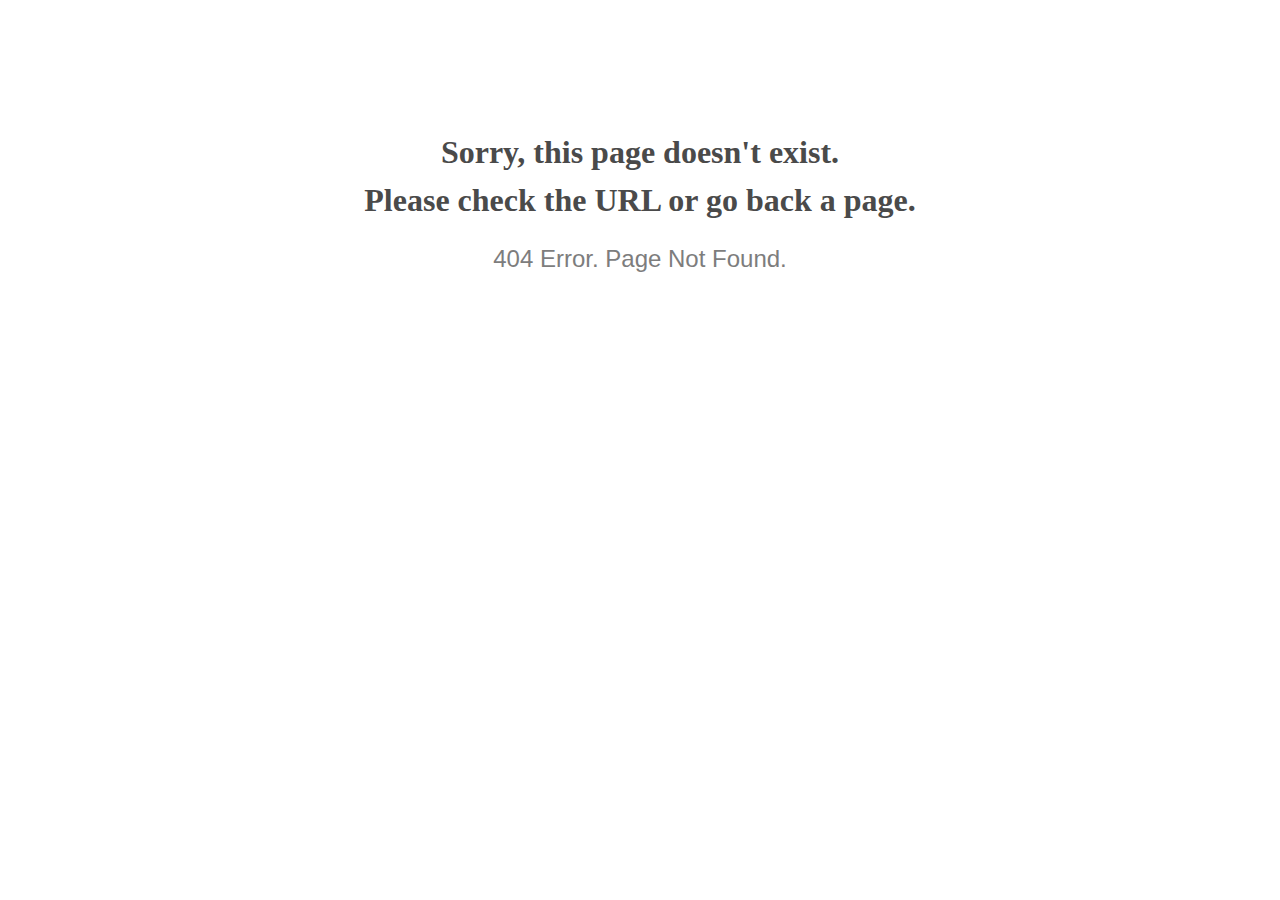
<file: assets/css/owl.video.play.html>
<!doctype html>
<html lang="en">
<head>
  <meta charset="utf-8">
  <meta http-equiv="x-ua-compatible" content="ie=edge">
  <title>404 Error</title>
  <meta name="viewport" content="width=device-width, initial-scale=1">
  <meta name="robots" content="noindex, nofollow">
  <style>
    @media screen and (max-width:500px) {
      body { font-size: .6em; } 
    }
  </style>
</head>

<body style="text-align: center;">

  <h1 style="font-family: Georgia, serif; color: #4a4a4a; margin-top: 4em; line-height: 1.5;">
    Sorry, this page doesn't exist.<br>Please check the URL or go back a page.
  </h1>
  
  <h2 style="  font-family: Verdana, sans-serif; color: #7d7d7d; font-weight: 300;">
    404 Error. Page Not Found.
  </h2>
  
</body>

</html>
</file>
<file: assets/css/color-pink.css>
/* primary color as text*/
a:hover,
.widget-categories li a:hover,
header#masthead #site-navigation ul li.has-children ul li a:hover,
#site-navigation ul li.active > a,#site-navigation ul li:not(.active) a span:after,
.primary-color,
.portfolio-filters li a:hover,
a.read-more:hover,
.blog-grid .entry-header a:hover,
#post-nav li a:hover,
.posts-pagination ul li a:hover,
.site-social a span.back,
#contact-form label.error,
.contact-info a:hover,
.gt-card .card-header button:not(.collapsed),
.gt-tabs .nav a.active,
.portfolio-filters li a.selected,
.twt-feed-widget li:before,
#site-navigation ul li.has-children ul:before{
	color:#e46a55 !important;
}

.primary-fill, svg.primary-fill g,
#cursor.is-hover #main-cursor{
	fill:#e46a55 !important;
}

/* primary color used as element background */
.primary-el-bg,
.portfolio-filters li a .filter-bg:before,
.portfolio-grid:not(.style-alt) .project-post .entry-meta,
.portfolio-grid.style-alt .project-post .entry-meta:before,
blockquote.large-quote cite:before,
blockquote.large-quote cite:after,
.pricing-table.featured:before,
.bullet-list li:before,
.gt-carousel .owl-dots button.active,
.skill-perc,
.project-post-header .entry-meta .cat a{
	background:#e46a55 !important;
}

/* text color on primary bg */
.project-post-header .entry-meta .cat a{
	color:#fff;
}

/* primary color as element border */
.primary-border,
.primary-outline,
.form-control:focus,
#aside-sidebar,
.posts-pagination ul li a:hover,.posts-pagination ul li.active a,
#site-navigation ul li.has-children ul,
#blog-single .entry-content blockquote, blockquote.classic-blockquote{
	border-color:#e46a55 !important;
}


/* Primary color as section background */
.primary-bg{
	background-color:#e46a55 !important;
}

/* primary button */
.gt-btn.primary-btn{
	color:#fff !important;
	background: #e46a55 !important;
}
.gt-btn.primary-btn:hover{
    color:#fff !important;
	background: #e46a55 !important
}


/* primary button hover */
.gt-btn:hover,
.posts-pagination ul li.active a,
.gt-carousel .owl-nav > div:hover,
.slides-navigation a:hover{
	color:#fff !important;
	background: #e46a55 !important;
}
</file>
<file: css/stylee.css>
h2 {
  font-size: 18px;
  font-weight: 400;
  line-height: 1.25;
  color: #555;
  text-transform: uppercase;
  
  letter-spacing: 1px;
  text-align: center;
  padding: 15px 8px;
  margin: 0;
  white-space: nowrap;
}
@media (max-width: 1200px) {
  h2 {
    font-size: 15px;
  }
}

/* Sections
**********************************************
*/
section {
  padding: 10% 5%;
  width: 100%;
}

/* First Section */


/* Second Section */
.second {
  background: #EEE9E9;
}
.second h1 {
  color: #555;
}

/* Third Section */
.third {
  background: #7c8b78;
}
.third pre, .third code {
  color: #1a1e19;
  text-shadow: 0 1px 0 #7c8b78;
  background: #6a7766;
}

/* Fourth Section */
.fourth {
  background: #bc8542;
}
.fourth pre, .fourth code {
  color: #251a0d;
  text-shadow: 0 1px 0 #bc8542;
  background: #a07138;
}

/* Fifth Section */
.fifth {
  background: #4892b5;
}
.fifth pre, .fifth code {
  color: #0e1c23;
  text-shadow: 0 1px 0 #4892b5;
  background: #3d7c9a;
}

/* Sixth Section */
.sixth {
  background: #bb4b79;
}
.sixth pre, .sixth code {
  color: #2a101b;
  text-shadow: 0 1px 0 #bb4b79;
  background: #a23d67;
}

/* Video Gallery
********************************************
*/
.video {
  background: #fff;
  box-shadow: 0 1px 1px rgba(0, 0, 0, 0.15);
  width: 23%;
  margin: 1%;
  float: left;
  transition: all, 0.3s, ease;
}
@media (max-width: 1024px) {
  .video {
    width: 31.333%;
  }
}
@media (max-width: 768px) {
  .video {
    width: 48%;
  }
}
@media (max-width: 480px) {
  .video {
    display: block;
    width: 96%;
    margin: 2%;
    float: none;
  }
}
.video figure {
  height: 0;
  padding-bottom: 56.25%;
  overflow: hidden;
}
.video figure a {
  display: block;
  margin: 0;
  padding: 0;
  border: none;
  line-height: 0;
}
.video img {
  width: 100%;
  opacity: 1;
}
.video img:hover, .video img:active, .video img:focus {
  opacity: 0.75;
}

/* Images 
********************************************
*/
img {
  max-width: 100%;
  height: auto;
}

/* Clearfix 
********************************************
*/
.clearfix {
  content: "";
  display: table;
  clear: both;
}

/* Footer 
********************************************
*/

/* Smooth Scrolling Back to Top
********************************************
*/

/* Remove border from Francybox close
*****************************************
*/
.fancybox-close {
  border-bottom: none;
}
.fancybox-close:hover, .fancybox-close:active, .fancybox-close:focus {
  border-bottom: none;
}

/* fancyBox v2.1.5 fancyapps.com | fancyapps.com/fancybox/#license */
.fancybox-wrap,
.fancybox-skin,
.fancybox-outer,
.fancybox-inner,
.fancybox-image,
.fancybox-wrap iframe,
.fancybox-wrap object,
.fancybox-nav,
.fancybox-nav span,
.fancybox-tmp {
  padding: 0;
  margin: 0;
  border: 0;
  outline: none;
  vertical-align: top;
}

.fancybox-wrap {
  position: absolute;
  top: 0;
  left: 0;
  z-index: 8020;
}

.fancybox-skin {
  position: relative;
  background: #f9f9f9;
  color: #444;
  text-shadow: none;
  -webkit-border-radius: 4px;
  -moz-border-radius: 4px;
  border-radius: 4px;
}

.fancybox-opened {
  z-index: 8030;
}

.fancybox-opened .fancybox-skin {
  -webkit-box-shadow: 0 10px 25px rgba(0, 0, 0, 0.5);
  -moz-box-shadow: 0 10px 25px rgba(0, 0, 0, 0.5);
  box-shadow: 0 10px 25px rgba(0, 0, 0, 0.5);
}

.fancybox-outer, .fancybox-inner {
  position: relative;
}

.fancybox-inner {
  overflow: hidden !important;
}

.fancybox-type-iframe .fancybox-inner {
  -webkit-overflow-scrolling: touch;
}

.fancybox-error {
  color: #444;
  font: 14px/20px "Helvetica Neue",Helvetica,Arial,sans-serif;
  margin: 0;
  padding: 15px;
  white-space: nowrap;
}

.fancybox-image, .fancybox-iframe {
  display: block;
  width: 100%;
  height: 100%;
}

.fancybox-image {
  max-width: 100%;
  max-height: 100%;
}

#fancybox-loading, .fancybox-close, .fancybox-prev span, .fancybox-next span {
  background-image: url("../images/fb/fancybox_sprite.png");
}

#fancybox-loading {
  position: fixed;
  top: 50%;
  left: 50%;
  margin-top: -22px;
  margin-left: -22px;
  background-position: 0 -108px;
  opacity: 0.8;
  cursor: pointer;
  z-index: 8060;
}

#fancybox-loading div {
  width: 44px;
  height: 44px;
  background: url("../images/fb/fancybox_loading.gif") center center no-repeat;
}

.fancybox-close {
  position: absolute;
  top: -18px;
  right: -18px;
  width: 36px;
  height: 36px;
  cursor: pointer;
  z-index: 8040;
}

.fancybox-nav {
  position: absolute;
  top: 0;
  width: 40%;
  height: 100%;
  cursor: pointer;
  text-decoration: none;
  background: transparent url("../images/fb/blank.gif");
  /* helps IE */
  -webkit-tap-highlight-color: rgba(0, 0, 0, 0);
  z-index: 8040;
}

.fancybox-prev {
  left: 0;
}

.fancybox-next {
  right: 0;
}

.fancybox-nav span {
  position: absolute;
  top: 50%;
  width: 36px;
  height: 34px;
  margin-top: -18px;
  cursor: pointer;
  z-index: 8040;
  visibility: hidden;
}

.fancybox-prev span {
  left: 10px;
  background-position: 0 -36px;
}

.fancybox-next span {
  right: 10px;
  background-position: 0 -72px;
}

.fancybox-nav:hover span {
  visibility: visible;
}

.fancybox-tmp {
  position: absolute;
  top: -99999px;
  left: -99999px;
  max-width: 99999px;
  max-height: 99999px;
  overflow: visible !important;
}

/* Overlay helper */
.fancybox-lock {
  overflow: hidden !important;
  width: auto;
}

.fancybox-lock body {
  overflow: hidden !important;
}

.fancybox-lock-test {
  overflow-y: hidden !important;
}

.fancybox-overlay {
  position: absolute;
  top: 0;
  left: 0;
  overflow: hidden;
  display: none;
  z-index: 8010;
  background: url("../images/fb/fancybox_overlay.png");
}

.fancybox-overlay-fixed {
  position: fixed;
  bottom: 0;
  right: 0;
}

.fancybox-lock .fancybox-overlay {
  overflow: auto;
  overflow-y: scroll;
}

/* Title helper */
.fancybox-title {
  visibility: hidden;
  font: normal 13px/20px "Helvetica Neue",Helvetica,Arial,sans-serif;
  position: relative;
  text-shadow: none;
  z-index: 8050;
}

.fancybox-opened .fancybox-title {
  visibility: visible;
}

.fancybox-title-float-wrap {
  position: absolute;
  bottom: 0;
  right: 50%;
  margin-bottom: -35px;
  z-index: 8050;
  text-align: center;
}

.fancybox-title-float-wrap .child {
  display: inline-block;
  margin-right: -100%;
  padding: 2px 20px;
  background: transparent;
  /* Fallback for web browsers that doesn't support RGBa */
  background: rgba(0, 0, 0, 0.8);
  -webkit-border-radius: 15px;
  -moz-border-radius: 15px;
  border-radius: 15px;
  text-shadow: 0 1px 2px #222;
  color: #FFF;
  font-weight: bold;
  line-height: 24px;
  white-space: nowrap;
}

.fancybox-title-outside-wrap {
  position: relative;
  margin-top: 10px;
  color: #fff;
}

.fancybox-title-inside-wrap {
  padding-top: 10px;
}

.fancybox-title-over-wrap {
  position: absolute;
  bottom: 0;
  left: 0;
  color: #fff;
  padding: 10px;
  background: #000;
  background: rgba(0, 0, 0, 0.8);
}
.loogo {

  font-size: 30px;
  font-weight: bold;

 
}

/* Retina graphics */
@media only screen and (-webkit-min-device-pixel-ratio: 1.5), only screen and (min--moz-device-pixel-ratio: 1.5), only screen and (min-device-pixel-ratio: 1.5) {
  #fancybox-loading, .fancybox-close, .fancybox-prev span, .fancybox-next span {
    background-image: url("../images/fb/fancybox_sprite%402x.png");
    background-size: 44px 152px;
    /*The size of the normal image, half the size of the hi-res image*/
  }

  #fancybox-loading div {
    background-image: url("../images/fb/fancybox_loading%402x.gif");
    background-size: 24px 24px;
    /*The size of the normal image, half the size of the hi-res image*/
  }
}

/*# sourceMappingURL=style.css.map */
</file>
<file: assets/css/gt.min.css>
.xs-font-52,.xs-font-56,.xs-font-60,.xs-font-64,.xs-font-68,.xs-font-72,.xs-font-76{line-height:1}img{-ms-interpolation-mode:bicubic}embed,img,object{max-width:100%;height:auto}.gt-grid{list-style:none;padding:0;margin-right:-1%;margin-left:-1%}.gt-grid:after{content:'';clear:both;display:table}.lg-grid-cols-1>li,.lg-grid-cols-2>li,.lg-grid-cols-3>li,.lg-grid-cols-4>li,.lg-grid-cols-5>li,.lg-grid-cols-6>li,.md-grid-cols-1>li,.md-grid-cols-2>li,.md-grid-cols-3>li,.md-grid-cols-4>li,.md-grid-cols-5>li,.md-grid-cols-6>li,.sm-grid-cols-1>li,.sm-grid-cols-2>li,.sm-grid-cols-3>li,.sm-grid-cols-4>li,.sm-grid-cols-5>li,.sm-grid-cols-6>li,.xl-grid-cols-1>li,.xl-grid-cols-2>li,.xl-grid-cols-3>li,.xl-grid-cols-4>li,.xl-grid-cols-5>li,.xl-grid-cols-6>li,.xs-grid-cols-1>li,.xs-grid-cols-2>li,.xs-grid-cols-3>li,.xs-grid-cols-4>li,.xs-grid-cols-5>li,.xs-grid-cols-6>li{position:relative;min-height:1px;margin-right:1%;margin-left:1%;margin-bottom:2%;float:left}.gt-grid.gutter-xs{margin-left:-.25%;margin-right:-.25%}.gt-grid.gutter-xs>li{margin-right:.25%;margin-left:.25%;margin-bottom:.5%}.gt-grid.gutter-sm{margin-left:-.5%;margin-right:-.5%}.gt-grid.gutter-sm>li{margin-right:.5%;margin-left:.5%;margin-bottom:1%}.gt-grid.gutter-lg{margin-left:-1.5%;margin-right:-1.5%}.gt-grid.gutter-lg>li{margin-right:1.5%;margin-left:1.5%;margin-bottom:3%}.gt-grid.gutter-xl{margin-left:-2%;margin-right:-2%}.gt-grid.gutter-xl>li{margin-right:2%;margin-left:2%;margin-bottom:4%}.gt-grid.gutter-0,.gt-grid.gutter-0>li{margin-right:0;margin-left:0;margin-bottom:0}.container-fluid .gt-grid.gutter-0{margin-left:-15px;margin-right:-15px}.gt-grid.xs-grid-cols-1>li{width:calc(100% - 2%)}.gt-grid.xs-grid-cols-2>li{width:calc(50% - 2%)}.gt-grid.xs-grid-cols-3>li{width:calc(33.33333333% - 2%)}.gt-grid.xs-grid-cols-4>li{width:calc(25% - 2%)}.gt-grid.xs-grid-cols-5>li{width:calc(20% - 2%)}.gt-grid.xs-grid-cols-6>li{width:calc(16.66666667% - 2%)}.gt-grid.xs-grid-cols-1.gutter-xs>li{width:calc(100% - .5%)}.gt-grid.xs-grid-cols-2.gutter-xs>li{width:calc(50% - .5%)}.gt-grid.xs-grid-cols-3.gutter-xs>li{width:calc(33.33333333% - .5%)}.gt-grid.xs-grid-cols-4.gutter-xs>li{width:calc(25% - .5%)}.gt-grid.xs-grid-cols-5.gutter-xs>li{width:calc(20% - .5%)}.gt-grid.xs-grid-cols-6.gutter-xs>li{width:calc(16.66666667% - .5%)}.gt-grid.xs-grid-cols-1.gutter-sm>li{width:calc(100% - 1%)}.gt-grid.xs-grid-cols-2.gutter-sm>li{width:calc(50% - 1%)}.gt-grid.xs-grid-cols-3.gutter-sm>li{width:calc(33.33333333% - 1%)}.gt-grid.xs-grid-cols-4.gutter-sm>li{width:calc(25% - 1%)}.gt-grid.xs-grid-cols-5.gutter-sm>li{width:calc(20% - 1%)}.gt-grid.xs-grid-cols-6.gutter-sm>li{width:calc(16.66666667% - 1%)}.gt-grid.xs-grid-cols-1.gutter-lg>li{width:calc(100% - 3%)}.gt-grid.xs-grid-cols-2.gutter-lg>li{width:calc(50% - 3%)}.gt-grid.xs-grid-cols-3.gutter-lg>li{width:calc(33.33333333% - 3%)}.gt-grid.xs-grid-cols-4.gutter-lg>li{width:calc(25% - 3%)}.gt-grid.xs-grid-cols-5.gutter-lg>li{width:calc(20% - 3%)}.gt-grid.xs-grid-cols-6.gutter-lg>li{width:calc(16.66666667% - 3%)}.gt-grid.xs-grid-cols-1.gutter-xl>li{width:calc(100% - 4%)}.gt-grid.xs-grid-cols-2.gutter-xl>li{width:calc(50% - 4%)}.gt-grid.xs-grid-cols-3.gutter-xl>li{width:calc(33.33333333% - 4%)}.gt-grid.xs-grid-cols-4.gutter-xl>li{width:calc(25% - 4%)}.gt-grid.xs-grid-cols-5.gutter-xl>li{width:calc(20% - 4%)}.gt-grid.xs-grid-cols-6.gutter-xl>li{width:calc(16.66666667% - 4%)}.gt-grid.xs-grid-cols-1.gutter-0>li{width:100%}.gt-grid.xs-grid-cols-2.gutter-0>li{width:50%}.gt-grid.xs-grid-cols-3.gutter-0>li{width:33.33333333%}.gt-grid.xs-grid-cols-4.gutter-0>li{width:25%}.gt-grid.xs-grid-cols-5.gutter-0>li{width:20%}.gt-grid.xs-grid-cols-6.gutter-0>li{width:16.66666667%}.gt-grid.flex-grid{display:flex;flex-flow:row wrap;justify-content:flex-start;align-content:flex-start;align-items:flex-start;align-items:stretch}.gt-grid.flex-grid.eq-height{align-items:stretch}.gt-grid.flex-grid>li{flex:0 1 auto;align-self:auto;float:none}.clear,.lg-clear-0,.lg-clear-10,.lg-clear-100,.lg-clear-125,.lg-clear-150,.lg-clear-200,.lg-clear-25,.lg-clear-50,.lg-clear-75,.md-clear-0,.md-clear-10,.md-clear-100,.md-clear-125,.md-clear-150,.md-clear-200,.md-clear-25,.md-clear-50,.md-clear-75,.sm-clear-0,.sm-clear-10,.sm-clear-100,.sm-clear-125,.sm-clear-150,.sm-clear-200,.sm-clear-25,.sm-clear-50,.sm-clear-75,.xs-clear-0,.xs-clear-10,.xs-clear-100,.xs-clear-125,.xs-clear-150,.xs-clear-200,.xs-clear-25,.xs-clear-50,.xs-clear-75{clear:both;display:block;width:100%}.clear:after,.lg-clear-0:after,.lg-clear-100:after,.lg-clear-10:after,.lg-clear-125:after,.lg-clear-150:after,.lg-clear-200:after,.lg-clear-25:after,.lg-clear-50:after,.lg-clear-75:after,.md-clear-0:after,.md-clear-100:after,.md-clear-10:after,.md-clear-125:after,.md-clear-150:after,.md-clear-200:after,.md-clear-25:after,.md-clear-50:after,.md-clear-75:after,.sm-clear-0:after,.sm-clear-100:after,.sm-clear-10:after,.sm-clear-125:after,.sm-clear-150:after,.sm-clear-200:after,.sm-clear-25:after,.sm-clear-50:after,.sm-clear-75:after,.xs-clear-0:after,.xs-clear-100:after,.xs-clear-10:after,.xs-clear-125:after,.xs-clear-150:after,.xs-clear-200:after,.xs-clear-25:after,.xs-clear-50:after,.xs-clear-75:after{display:table;content:" ";clear:both}.xs-clear-0{height:0}.xs-clear-10{height:10px}.xs-clear-25{height:25px}.xs-clear-50{height:50px}.xs-clear-75{height:75px}.xs-clear-100{height:100px}.xs-clear-125{height:125px}.xs-clear-150{height:150px}.xs-clear-200{height:200px}.xs-ypad-0{padding-top:0;padding-bottom:0}.xs-xpad-15{padding-left:15px;padding-right:15px}.xs-ypad-25{padding-top:25px;padding-bottom:25px}.xs-ypad-50{padding-top:50px;padding-bottom:50px}.xs-ypad-75{padding-top:75px;padding-bottom:75px}.xs-ypad-100{padding-top:100px;padding-bottom:100px}.xs-ypad-125{padding-top:125px;padding-bottom:125px}.xs-ypad-150{padding-top:150px;padding-bottom:150px}.xs-ypad-200{padding-top:200px;padding-bottom:200px}.xs-ypad-300{padding-top:300px;padding-bottom:300px}.xs-xpad-0{padding-left:0;padding-right:0}.xs-xpad-25{padding-left:25px;padding-right:25px}.xs-xpad-50{padding-left:50px;padding-right:50px}.xs-xpad-75{padding-left:75px;padding-right:75px}.xs-xpad-100{padding-left:100px;padding-right:100px}.xs-xpad-125{padding-left:125px;padding-right:125px}.xs-xpad-150{padding-left:150px;padding-right:150px}.xs-xpad-200{padding-left:200px;padding-right:200px}.xs-xpad-300{padding-left:300px;padding-right:300px}.no-pad{padding:0}.no-top-padding{padding-top:1px!important;margin-top:-1px!important}.no-bottom-padding{padding-bottom:0!important}.xs-bg-position.bg-left-top{background-position:left top}.xs-bg-position.bg-left-center{background-position:left center}.xs-bg-position.bg-left-bottom{background-position:left bottom}.xs-bg-position.bg-right-top{background-position:right top}.xs-bg-position.bg-right-center{background-position:right center}.xs-bg-position.bg-right-bottom{background-position:right bottom}.xs-bg-position.bg-center-top{background-position:center top}.xs-bg-position.bg-center-center{background-position:center}.xs-bg-position.bg-center-bottom{background-position:center bottom}.xs-bg-size.bg-size-contain{background-size:contain}.xs-bg-size.bg-size-auto{background-size:auto}.xs-bg-size.bg-size-cover{background-size:cover}.xs-bg-size.bg-size-100{background-size:100%}.bg-repeat-xy{background-repeat:repeat}.bg-repeat-x{background-repeat:repeat-x}.bg-repeat-y{background-repeat:repeat-y}.xs-font-76{font-size:76px}.xs-font-72{font-size:72px}.xs-font-68{font-size:68px}.xs-font-64{font-size:64px}.xs-font-60{font-size:58px}.xs-font-56{font-size:56px}.xs-font-52{font-size:52px}.xs-font-48{font-size:48px;line-height:1.2}.xs-font-44{font-size:44px;line-height:1.2}.xs-font-40{font-size:40px;line-height:1.2}.xs-font-36{font-size:36px;line-height:1.25}.xs-font-32{font-size:32px;line-height:1.25}.xs-font-30{font-size:30px;line-height:1.25}.xs-font-28{font-size:28px;line-height:1.3}.xs-font-26{font-size:26px;line-height:1.3}.xs-font-24{font-size:24px;line-height:1.35}.xs-font-22{font-size:22px;line-height:1.35}.xs-font-20{font-size:20px;line-height:1.4}.xs-font-18{font-size:18px;line-height:1.5}.xs-font-13,.xs-font-14,.xs-font-15,.xs-font-16{line-height:1.6}.xs-font-16{font-size:16px}.xs-font-15{font-size:15px}.xs-font-14{font-size:14px}.xs-font-13{font-size:13px;letter-spacing:.025em}.xs-font-12{font-size:12px;line-height:1.8;letter-spacing:.03em}@media only screen and (min-width :576px){.sm-font-52,.sm-font-56,.sm-font-60,.sm-font-64,.sm-font-68,.sm-font-72,.sm-font-76{line-height:1}.sm-clear-0{height:0}.sm-clear-10{height:10px}.sm-clear-25{height:25px}.sm-clear-50{height:50px}.sm-clear-75{height:75px}.sm-clear-100{height:100px}.sm-clear-125{height:125px}.sm-clear-150{height:150px}.sm-clear-200{height:200px}.sm-ypad-0{padding-top:0;padding-bottom:0}.sm-ypad-25{padding-top:25px;padding-bottom:25px}.sm-ypad-50{padding-top:50px;padding-bottom:50px}.sm-ypad-75{padding-top:75px;padding-bottom:75px}.sm-ypad-100{padding-top:100px;padding-bottom:100px}.sm-ypad-125{padding-top:125px;padding-bottom:125px}.sm-ypad-150{padding-top:150px;padding-bottom:150px}.sm-ypad-200{padding-top:200px;padding-bottom:200px}.sm-ypad-300{padding-top:300px;padding-bottom:300px}.sm-xpad-0{padding-left:0;padding-right:0}.sm-xpad-15{padding-left:15px;padding-right:15px}.sm-xpad-25{padding-left:25px;padding-right:25px}.sm-xpad-50{padding-left:50px;padding-right:50px}.sm-xpad-75{padding-left:75px;padding-right:75px}.sm-xpad-100{padding-left:100px;padding-right:100px}.sm-xpad-125{padding-left:125px;padding-right:125px}.sm-xpad-150{padding-left:150px;padding-right:150px}.sm-xpad-200{padding-left:200px;padding-right:200px}.sm-xpad-300{padding-left:300px;padding-right:300px}.sm-bg-position.bg-left-top{background-position:left top}.sm-bg-position.bg-left-center{background-position:left center}.sm-bg-position.bg-left-bottom{background-position:left bottom}.sm-bg-position.bg-right-top{background-position:right top}.sm-bg-position.bg-right-center{background-position:right center}.sm-bg-position.bg-right-bottom{background-position:right bottom}.sm-bg-position.bg-center-top{background-position:center top}.sm-bg-position.bg-center-center{background-position:center}.sm-bg-position.bg-center-bottom{background-position:center bottom}.sm-bg-size.bg-size-contain{background-size:contain}.sm-bg-size.bg-size-auto{background-size:auto}.sm-bg-size.bg-size-cover{background-size:cover}.sm-bg-size.bg-size-100{background-size:100%}.sm-font-76{font-size:76px}.sm-font-72{font-size:72px}.sm-font-68{font-size:68px}.sm-font-64{font-size:64px}.sm-font-60{font-size:58px}.sm-font-56{font-size:56px}.sm-font-52{font-size:52px}.sm-font-48{font-size:48px;line-height:1.2}.sm-font-44{font-size:44px;line-height:1.2}.sm-font-40{font-size:40px;line-height:1.2}.sm-font-36{font-size:36px;line-height:1.25}.sm-font-32{font-size:32px;line-height:1.25}.sm-font-30{font-size:30px;line-height:1.25}.sm-font-28{font-size:28px;line-height:1.3}.sm-font-26{font-size:26px;line-height:1.3}.sm-font-24{font-size:24px;line-height:1.35}.sm-font-22{font-size:22px;line-height:1.35}.sm-font-20{font-size:20px;line-height:1.4}.sm-font-18{font-size:18px;line-height:1.5}.sm-font-13,.sm-font-14,.sm-font-15,.sm-font-16{line-height:1.6}.sm-font-16{font-size:16px}.sm-font-15{font-size:15px}.sm-font-14{font-size:14px}.sm-font-13{font-size:13px;letter-spacing:.025em}.sm-font-12{font-size:12px;line-height:1.8;letter-spacing:.03em}.gt-grid.sm-grid-cols-1>li{width:calc(100% - 2%)}.gt-grid.sm-grid-cols-2>li{width:calc(50% - 2%)}.gt-grid.sm-grid-cols-3>li{width:calc(33.33333333% - 2%)}.gt-grid.sm-grid-cols-4>li{width:calc(25% - 2%)}.gt-grid.sm-grid-cols-5>li{width:calc(20% - 2%)}.gt-grid.sm-grid-cols-6>li{width:calc(16.66666667% - 2%)}.gt-grid.sm-grid-cols-1.gutter-xs>li{width:calc(100% - .5%)}.gt-grid.sm-grid-cols-2.gutter-xs>li{width:calc(50% - .5%)}.gt-grid.sm-grid-cols-3.gutter-xs>li{width:calc(33.33333333% - .5%)}.gt-grid.sm-grid-cols-4.gutter-xs>li{width:calc(25% - .5%)}.gt-grid.sm-grid-cols-5.gutter-xs>li{width:calc(20% - .5%)}.gt-grid.sm-grid-cols-6.gutter-xs>li{width:calc(16.66666667% - .5%)}.gt-grid.sm-grid-cols-1.gutter-sm>li{width:calc(100% - 1%)}.gt-grid.sm-grid-cols-2.gutter-sm>li{width:calc(50% - 1%)}.gt-grid.sm-grid-cols-3.gutter-sm>li{width:calc(33.33333333% - 1%)}.gt-grid.sm-grid-cols-4.gutter-sm>li{width:calc(25% - 1%)}.gt-grid.sm-grid-cols-5.gutter-sm>li{width:calc(20% - 1%)}.gt-grid.sm-grid-cols-6.gutter-sm>li{width:calc(16.66666667% - 1%)}.gt-grid.sm-grid-cols-1.gutter-lg>li{width:calc(100% - 3%)}.gt-grid.sm-grid-cols-2.gutter-lg>li{width:calc(50% - 3%)}.gt-grid.sm-grid-cols-3.gutter-lg>li{width:calc(33.33333333% - 3%)}.gt-grid.sm-grid-cols-4.gutter-lg>li{width:calc(25% - 3%)}.gt-grid.sm-grid-cols-5.gutter-lg>li{width:calc(20% - 3%)}.gt-grid.sm-grid-cols-6.gutter-lg>li{width:calc(16.66666667% - 3%)}.gt-grid.sm-grid-cols-1.gutter-xl>li{width:calc(100% - 4%)}.gt-grid.sm-grid-cols-2.gutter-xl>li{width:calc(50% - 4%)}.gt-grid.sm-grid-cols-3.gutter-xl>li{width:calc(33.33333333% - 4%)}.gt-grid.sm-grid-cols-4.gutter-xl>li{width:calc(25% - 4%)}.gt-grid.sm-grid-cols-5.gutter-xl>li{width:calc(20% - 4%)}.gt-grid.sm-grid-cols-6.gutter-xl>li{width:calc(16.66666667% - 4%)}.gt-grid.sm-grid-cols-1.gutter-0>li{width:100%}.gt-grid.sm-grid-cols-2.gutter-0>li{width:50%}.gt-grid.sm-grid-cols-3.gutter-0>li{width:33.33333333%}.gt-grid.sm-grid-cols-4.gutter-0>li{width:25%}.gt-grid.sm-grid-cols-5.gutter-0>li{width:20%}.gt-grid.sm-grid-cols-6.gutter-0>li{width:16.66666667%}}@media only screen and (min-width :768px){.md-font-52,.md-font-56,.md-font-60,.md-font-64,.md-font-68,.md-font-72,.md-font-76{line-height:1}.md-container-small{width:50%;max-width:740px}.md-clear-0{height:0}.md-clear-10{height:10px}.md-clear-25{height:25px}.md-clear-50{height:50px}.md-clear-75{height:75px}.md-clear-100{height:100px}.md-clear-125{height:125px}.md-clear-150{height:150px}.md-clear-200{height:200px}.md-ypad-0{padding-top:0;padding-bottom:0}.md-ypad-25{padding-top:25px;padding-bottom:25px}.md-ypad-50{padding-top:50px;padding-bottom:50px}.md-ypad-75{padding-top:75px;padding-bottom:75px}.md-ypad-100{padding-top:100px;padding-bottom:100px}.md-ypad-125{padding-top:125px;padding-bottom:125px}.md-ypad-150{padding-top:150px;padding-bottom:150px}.md-ypad-200{padding-top:200px;padding-bottom:200px}.md-ypad-300{padding-top:300px;padding-bottom:300px}.md-xpad-0{padding-left:0;padding-right:0}.md-xpad-15{padding-left:15px;padding-right:15px}.md-xpad-25{padding-left:25px;padding-right:25px}.md-xpad-50{padding-left:50px;padding-right:50px}.md-xpad-75{padding-left:75px;padding-right:75px}.md-xpad-100{padding-left:100px;padding-right:100px}.md-xpad-125{padding-left:125px;padding-right:125px}.md-xpad-150{padding-left:150px;padding-right:150px}.md-xpad-200{padding-left:200px;padding-right:200px}.md-xpad-300{padding-left:300px;padding-right:300px}.md-bg-position.bg-left-top{background-position:left top}.md-bg-position.bg-left-center{background-position:left center}.md-bg-position.bg-left-bottom{background-position:left bottom}.md-bg-position.bg-right-top{background-position:right top}.md-bg-position.bg-right-center{background-position:right center}.md-bg-position.bg-right-bottom{background-position:right bottom}.md-bg-position.bg-center-top{background-position:center top}.md-bg-position.bg-center-center{background-position:center}.md-bg-position.bg-center-bottom{background-position:center bottom}.md-bg-size.bg-size-contain{background-size:contain}.md-bg-size.bg-size-auto{background-size:auto}.md-bg-size.bg-size-cover{background-size:cover}.md-bg-size.bg-size-100{background-size:100%}.md-font-76{font-size:76px}.md-font-72{font-size:72px}.md-font-68{font-size:68px}.md-font-64{font-size:64px}.md-font-60{font-size:58px}.md-font-56{font-size:56px}.md-font-52{font-size:52px}.md-font-48{font-size:48px;line-height:1.2}.md-font-44{font-size:44px;line-height:1.2}.md-font-40{font-size:40px;line-height:1.2}.md-font-36{font-size:36px;line-height:1.25}.md-font-32{font-size:32px;line-height:1.25}.md-font-30{font-size:30px;line-height:1.25}.md-font-28{font-size:28px;line-height:1.3}.md-font-26{font-size:26px;line-height:1.3}.md-font-24{font-size:24px;line-height:1.35}.md-font-22{font-size:22px;line-height:1.35}.md-font-20{font-size:20px;line-height:1.4}.md-font-18{font-size:18px;line-height:1.5}.md-font-13,.md-font-14,.md-font-15,.md-font-16{line-height:1.6}.md-font-16{font-size:16px}.md-font-15{font-size:15px}.md-font-14{font-size:14px}.md-font-13{font-size:13px;letter-spacing:.025em}.md-font-12{font-size:12px;line-height:1.8;letter-spacing:.03em}.gt-grid.md-grid-cols-1>li{width:calc(100% - 2%)}.gt-grid.md-grid-cols-2>li{width:calc(50% - 2%)}.gt-grid.md-grid-cols-3>li{width:calc(33.33333333% - 2%)}.gt-grid.md-grid-cols-4>li{width:calc(25% - 2%)}.gt-grid.md-grid-cols-5>li{width:calc(20% - 2%)}.gt-grid.md-grid-cols-6>li{width:calc(16.66666667% - 2%)}.gt-grid.md-grid-cols-1.gutter-xs>li{width:calc(100% - .5%)}.gt-grid.md-grid-cols-2.gutter-xs>li{width:calc(50% - .5%)}.gt-grid.md-grid-cols-3.gutter-xs>li{width:calc(33.33333333% - .5%)}.gt-grid.md-grid-cols-4.gutter-xs>li{width:calc(25% - .5%)}.gt-grid.md-grid-cols-5.gutter-xs>li{width:calc(20% - .5%)}.gt-grid.md-grid-cols-6.gutter-xs>li{width:calc(16.66666667% - .5%)}.gt-grid.md-grid-cols-1.gutter-sm>li{width:calc(100% - 1%)}.gt-grid.md-grid-cols-2.gutter-sm>li{width:calc(50% - 1%)}.gt-grid.md-grid-cols-3.gutter-sm>li{width:calc(33.33333333% - 1%)}.gt-grid.md-grid-cols-4.gutter-sm>li{width:calc(25% - 1%)}.gt-grid.md-grid-cols-5.gutter-sm>li{width:calc(20% - 1%)}.gt-grid.md-grid-cols-6.gutter-sm>li{width:calc(16.66666667% - 1%)}.gt-grid.md-grid-cols-1.gutter-lg>li{width:calc(100% - 3%)}.gt-grid.md-grid-cols-2.gutter-lg>li{width:calc(50% - 3%)}.gt-grid.md-grid-cols-3.gutter-lg>li{width:calc(33.33333333% - 3%)}.gt-grid.md-grid-cols-4.gutter-lg>li{width:calc(25% - 3%)}.gt-grid.md-grid-cols-5.gutter-lg>li{width:calc(20% - 3%)}.gt-grid.md-grid-cols-6.gutter-lg>li{width:calc(16.66666667% - 3%)}.gt-grid.md-grid-cols-1.gutter-xl>li{width:calc(100% - 4%)}.gt-grid.md-grid-cols-2.gutter-xl>li{width:calc(50% - 4%)}.gt-grid.md-grid-cols-3.gutter-xl>li{width:calc(33.33333333% - 4%)}.gt-grid.md-grid-cols-4.gutter-xl>li{width:calc(25% - 4%)}.gt-grid.md-grid-cols-5.gutter-xl>li{width:calc(20% - 4%)}.gt-grid.md-grid-cols-6.gutter-xl>li{width:calc(16.66666667% - 4%)}.gt-grid.md-grid-cols-1.gutter-0>li{width:100%}.gt-grid.md-grid-cols-2.gutter-0>li{width:50%}.gt-grid.md-grid-cols-3.gutter-0>li{width:33.33333333%}.gt-grid.md-grid-cols-4.gutter-0>li{width:25%}.gt-grid.md-grid-cols-5.gutter-0>li{width:20%}.gt-grid.md-grid-cols-6.gutter-0>li{width:16.66666667%}}@media only screen and (min-width :992px){.lg-font-52,.lg-font-56,.lg-font-60,.lg-font-64,.lg-font-68,.lg-font-72,.lg-font-76{line-height:1}.lg-clear-0{height:0}.lg-clear-10{height:10px}.lg-clear-25{height:25px}.lg-clear-50{height:50px}.lg-clear-75{height:75px}.lg-clear-100{height:100px}.lg-clear-125{height:125px}.lg-clear-150{height:150px}.lg-clear-200{height:200px}.lg-ypad-0{padding-top:0;padding-bottom:0}.lg-ypad-25{padding-top:25px;padding-bottom:25px}.lg-ypad-50{padding-top:50px;padding-bottom:50px}.lg-ypad-75{padding-top:75px;padding-bottom:75px}.lg-ypad-100{padding-top:100px;padding-bottom:100px}.lg-ypad-125{padding-top:125px;padding-bottom:125px}.lg-ypad-150{padding-top:150px;padding-bottom:150px}.lg-ypad-200{padding-top:200px;padding-bottom:200px}.lg-ypad-300{padding-top:300px;padding-bottom:300px}.lg-xpad-0{padding-left:0;padding-right:0}.lg-xpad-15{padding-left:15px;padding-right:15px}.lg-xpad-25{padding-left:25px;padding-right:25px}.lg-xpad-50{padding-left:50px;padding-right:50px}.lg-xpad-75{padding-left:75px;padding-right:75px}.lg-xpad-100{padding-left:100px;padding-right:100px}.lg-xpad-125{padding-left:125px;padding-right:125px}.lg-xpad-150{padding-left:150px;padding-right:150px}.lg-xpad-200{padding-left:200px;padding-right:200px}.lg-xpad-300{padding-left:300px;padding-right:300px}.lg-bg-position.bg-left-top{background-position:left top}.lg-bg-position.bg-left-center{background-position:left center}.lg-bg-position.bg-left-bottom{background-position:left bottom}.lg-bg-position.bg-right-top{background-position:right top}.lg-bg-position.bg-right-center{background-position:right center}.lg-bg-position.bg-right-bottom{background-position:right bottom}.lg-bg-position.bg-center-top{background-position:center top}.lg-bg-position.bg-center-center{background-position:center}.lg-bg-position.bg-center-bottom{background-position:center bottom}.lg-bg-size.bg-size-contain{background-size:contain}.lg-bg-size.bg-size-auto{background-size:auto}.lg-bg-size.bg-size-cover{background-size:cover}.lg-bg-size.bg-size-100{background-size:100%}.lg-font-76{font-size:76px}.lg-font-72{font-size:72px}.lg-font-68{font-size:68px}.lg-font-64{font-size:64px}.lg-font-60{font-size:58px}.lg-font-56{font-size:56px}.lg-font-52{font-size:52px}.lg-font-48{font-size:48px;line-height:1.2}.lg-font-44{font-size:44px;line-height:1.2}.lg-font-40{font-size:40px;line-height:1.2}.lg-font-36{font-size:36px;line-height:1.25}.lg-font-32{font-size:32px;line-height:1.25}.lg-font-30{font-size:30px;line-height:1.25}.lg-font-28{font-size:28px;line-height:1.3}.lg-font-26{font-size:26px;line-height:1.3}.lg-font-24{font-size:24px;line-height:1.35}.lg-font-22{font-size:22px;line-height:1.35}.lg-font-20{font-size:20px;line-height:1.4}.lg-font-18{font-size:18px;line-height:1.5}.lg-font-13,.lg-font-14,.lg-font-15,.lg-font-16{line-height:1.6}.lg-font-16{font-size:16px}.lg-font-15{font-size:15px}.lg-font-14{font-size:14px}.lg-font-13{font-size:13px;letter-spacing:.025em}.lg-font-12{font-size:12px;line-height:1.8;letter-spacing:.03em}.gt-grid.lg-grid-cols-1>li{width:calc(100% - 2%)}.gt-grid.lg-grid-cols-2>li{width:calc(50% - 2%)}.gt-grid.lg-grid-cols-3>li{width:calc(33.33333333% - 2%)}.gt-grid.lg-grid-cols-4>li{width:calc(25% - 2%)}.gt-grid.lg-grid-cols-5>li{width:calc(20% - 2%)}.gt-grid.lg-grid-cols-6>li{width:calc(16.66666667% - 2%)}.gt-grid.lg-grid-cols-1.gutter-xs>li{width:calc(100% - .5%)}.gt-grid.lg-grid-cols-2.gutter-xs>li{width:calc(50% - .5%)}.gt-grid.lg-grid-cols-3.gutter-xs>li{width:calc(33.33333333% - .5%)}.gt-grid.lg-grid-cols-4.gutter-xs>li{width:calc(25% - .5%)}.gt-grid.lg-grid-cols-5.gutter-xs>li{width:calc(20% - .5%)}.gt-grid.lg-grid-cols-6.gutter-xs>li{width:calc(16.66666667% - .5%)}.gt-grid.lg-grid-cols-1.gutter-sm>li{width:calc(100% - 1%)}.gt-grid.lg-grid-cols-2.gutter-sm>li{width:calc(50% - 1%)}.gt-grid.lg-grid-cols-3.gutter-sm>li{width:calc(33.33333333% - 1%)}.gt-grid.lg-grid-cols-4.gutter-sm>li{width:calc(25% - 1%)}.gt-grid.lg-grid-cols-5.gutter-sm>li{width:calc(20% - 1%)}.gt-grid.lg-grid-cols-6.gutter-sm>li{width:calc(16.66666667% - 1%)}.gt-grid.lg-grid-cols-1.gutter-lg>li{width:calc(100% - 3%)}.gt-grid.lg-grid-cols-2.gutter-lg>li{width:calc(50% - 3%)}.gt-grid.lg-grid-cols-3.gutter-lg>li{width:calc(33.33333333% - 3%)}.gt-grid.lg-grid-cols-4.gutter-lg>li{width:calc(25% - 3%)}.gt-grid.lg-grid-cols-5.gutter-lg>li{width:calc(20% - 3%)}.gt-grid.lg-grid-cols-6.gutter-lg>li{width:calc(16.66666667% - 3%)}.gt-grid.lg-grid-cols-1.gutter-xl>li{width:calc(100% - 4%)}.gt-grid.lg-grid-cols-2.gutter-xl>li{width:calc(50% - 4%)}.gt-grid.lg-grid-cols-3.gutter-xl>li{width:calc(33.33333333% - 4%)}.gt-grid.lg-grid-cols-4.gutter-xl>li{width:calc(25% - 4%)}.gt-grid.lg-grid-cols-5.gutter-xl>li{width:calc(20% - 4%)}.gt-grid.lg-grid-cols-6.gutter-xl>li{width:calc(16.66666667% - 4%)}.gt-grid.lg-grid-cols-1.gutter-0>li{width:100%}.gt-grid.lg-grid-cols-2.gutter-0>li{width:50%}.gt-grid.lg-grid-cols-3.gutter-0>li{width:33.33333333%}.gt-grid.lg-grid-cols-4.gutter-0>li{width:25%}.gt-grid.lg-grid-cols-5.gutter-0>li{width:20%}.gt-grid.lg-grid-cols-6.gutter-0>li{width:16.66666667%}}@media only screen and (min-width :1200px){.xl-font-52,.xl-font-56,.xl-font-60,.xl-font-64,.xl-font-68,.xl-font-72,.xl-font-76{line-height:1}.xl-clear-0{height:0}.xl-clear-10{height:10px}.xl-clear-25{height:25px}.xl-clear-50{height:50px}.xl-clear-75{height:75px}.xl-clear-100{height:100px}.xl-clear-125{height:125px}.xl-clear-150{height:150px}.xl-clear-200{height:200px}.xl-ypad-0{padding-top:0;padding-bottom:0}.xl-ypad-25{padding-top:25px;padding-bottom:25px}.xl-ypad-50{padding-top:50px;padding-bottom:50px}.xl-ypad-75{padding-top:75px;padding-bottom:75px}.xl-ypad-100{padding-top:100px;padding-bottom:100px}.xl-ypad-125{padding-top:125px;padding-bottom:125px}.xl-ypad-150{padding-top:150px;padding-bottom:150px}.xl-ypad-200{padding-top:200px;padding-bottom:200px}.xl-ypad-300{padding-top:300px;padding-bottom:300px}.xl-xpad-0{padding-left:0;padding-right:0}.xl-xpad-15{padding-left:15px;padding-right:15px}.xl-xpad-25{padding-left:25px;padding-right:25px}.xl-xpad-50{padding-left:50px;padding-right:50px}.xl-xpad-75{padding-left:75px;padding-right:75px}.xl-xpad-100{padding-left:100px;padding-right:100px}.xl-xpad-125{padding-left:125px;padding-right:125px}.xl-xpad-150{padding-left:150px;padding-right:150px}.xl-xpad-200{padding-left:200px;padding-right:200px}.xl-xpad-300{padding-left:300px;padding-right:300px}.xl-bg-position.bg-left-top{background-position:left top}.xl-bg-position.bg-left-center{background-position:left center}.xl-bg-position.bg-left-bottom{background-position:left bottom}.xl-bg-position.bg-right-top{background-position:right top}.xl-bg-position.bg-right-center{background-position:right center}.xl-bg-position.bg-right-bottom{background-position:right bottom}.xl-bg-position.bg-center-top{background-position:center top}.xl-bg-position.bg-center-center{background-position:center}.xl-bg-position.bg-center-bottom{background-position:center bottom}.xl-bg-size.bg-size-contain{background-size:contain}.xl-bg-size.bg-size-auto{background-size:auto}.xl-bg-size.bg-size-cover{background-size:cover}.xl-bg-size.bg-size-100{background-size:100%}.xl-font-76{font-size:76px}.xl-font-72{font-size:72px}.xl-font-68{font-size:68px}.xl-font-64{font-size:64px}.xl-font-60{font-size:58px}.xl-font-56{font-size:56px}.xl-font-52{font-size:52px}.xl-font-48{font-size:48px;line-height:1.2}.xl-font-44{font-size:44px;line-height:1.2}.xl-font-40{font-size:40px;line-height:1.2}.xl-font-36{font-size:36px;line-height:1.25}.xl-font-32{font-size:32px;line-height:1.25}.xl-font-30{font-size:30px;line-height:1.25}.xl-font-28{font-size:28px;line-height:1.3}.xl-font-26{font-size:26px;line-height:1.3}.xl-font-24{font-size:24px;line-height:1.35}.xl-font-22{font-size:22px;line-height:1.35}.xl-font-20{font-size:20px;line-height:1.4}.xl-font-18{font-size:18px;line-height:1.5}.xl-font-13,.xl-font-14,.xl-font-15,.xl-font-16{line-height:1.6}.xl-font-16{font-size:16px}.xl-font-15{font-size:15px}.xl-font-14{font-size:14px}.xl-font-13{font-size:13px;letter-spacing:.025em}.xl-font-12{font-size:12px;line-height:1.8;letter-spacing:.03em}.gt-grid.xl-grid-cols-1>li{width:calc(100% - 2%)}.gt-grid.xl-grid-cols-2>li{width:calc(50% - 2%)}.gt-grid.xl-grid-cols-3>li{width:calc(33.33333333% - 2%)}.gt-grid.xl-grid-cols-4>li{width:calc(25% - 2%)}.gt-grid.xl-grid-cols-5>li{width:calc(20% - 2%)}.gt-grid.xl-grid-cols-6>li{width:calc(16.66666667% - 2%)}.gt-grid.xl-grid-cols-1.gutter-xs>li{width:calc(100% - .5%)}.gt-grid.xl-grid-cols-2.gutter-xs>li{width:calc(50% - .5%)}.gt-grid.xl-grid-cols-3.gutter-xs>li{width:calc(33.33333333% - .5%)}.gt-grid.xl-grid-cols-4.gutter-xs>li{width:calc(25% - .5%)}.gt-grid.xl-grid-cols-5.gutter-xs>li{width:calc(20% - .5%)}.gt-grid.xl-grid-cols-6.gutter-xs>li{width:calc(16.66666667% - .5%)}.gt-grid.xl-grid-cols-1.gutter-sm>li{width:calc(100% - 1%)}.gt-grid.xl-grid-cols-2.gutter-sm>li{width:calc(50% - 1%)}.gt-grid.xl-grid-cols-3.gutter-sm>li{width:calc(33.33333333% - 1%)}.gt-grid.xl-grid-cols-4.gutter-sm>li{width:calc(25% - 1%)}.gt-grid.xl-grid-cols-5.gutter-sm>li{width:calc(20% - 1%)}.gt-grid.xl-grid-cols-6.gutter-sm>li{width:calc(16.66666667% - 1%)}.gt-grid.xl-grid-cols-1.gutter-lg>li{width:calc(100% - 3%)}.gt-grid.xl-grid-cols-2.gutter-lg>li{width:calc(50% - 3%)}.gt-grid.xl-grid-cols-3.gutter-lg>li{width:calc(33.33333333% - 3%)}.gt-grid.xl-grid-cols-4.gutter-lg>li{width:calc(25% - 3%)}.gt-grid.xl-grid-cols-5.gutter-lg>li{width:calc(20% - 3%)}.gt-grid.xl-grid-cols-6.gutter-lg>li{width:calc(16.66666667% - 3%)}.gt-grid.xl-grid-cols-1.gutter-xl>li{width:calc(100% - 4%)}.gt-grid.xl-grid-cols-2.gutter-xl>li{width:calc(50% - 4%)}.gt-grid.xl-grid-cols-3.gutter-xl>li{width:calc(33.33333333% - 4%)}.gt-grid.xl-grid-cols-4.gutter-xl>li{width:calc(25% - 4%)}.gt-grid.xl-grid-cols-5.gutter-xl>li{width:calc(20% - 4%)}.gt-grid.xl-grid-cols-6.gutter-xl>li{width:calc(16.66666667% - 4%)}.gt-grid.xl-grid-cols-1.gutter-0>li{width:100%}.gt-grid.xl-grid-cols-2.gutter-0>li{width:50%}.gt-grid.xl-grid-cols-3.gutter-0>li{width:33.33333333%}.gt-grid.xl-grid-cols-4.gutter-0>li{width:25%}.gt-grid.xl-grid-cols-5.gutter-0>li{width:20%}.gt-grid.xl-grid-cols-6.gutter-0>li{width:16.66666667%}}.gt-facebook,.gt-onhover-facebook:hover{background:#3b5998!important;color:#fff!important}.gt-facebook:hover{background:#2f4b85!important;color:#fff!important}.gt-onhover-twitter:hover,.gt-twitter{background:#55acee!important;color:#fff!important}.gt-twitter:hover{background:#4597d5!important;color:#fff!important}.gt-linkedin,.gt-onhover-linkedin:hover{background:#007bb5!important;color:#fff!important}.gt-linkedin:hover{background:#005a85!important;color:#fff!important}.gt-delicious,.gt-onhover-delicious:hover{background:#0076e8!important;color:#fff!important}.gt-delicious:hover{background:#0067cb!important;color:#fff!important}.gt-onhover-pinterest:hover,.gt-pinterest{background:#cb2027!important;color:#fff!important}.gt-pinterest:hover{background:#b6161d!important;color:#fff!important}.gt-500px,.gt-onhover-500px:hover{background:#010101!important;color:#fff!important}.gt-500px:hover{background:#333!important;color:#fff!important}.gt-instagram,.gt-onhover-instagram:hover{background:#125688!important;color:#fff!important}.gt-instagram:hover{background:#0c436c!important;color:#fff!important}.gt-flickr,.gt-onhover-flickr:hover{background:#ff0084!important;color:#fff!important}.gt-flickr:hover{background:#dd0073!important;color:#fff!important}.gt-github,.gt-onhover-github:hover{background:#444!important;color:#fff!important}.gt-github:hover{background:#121212!important;color:#fff!important}.gt-amazon,.gt-onhover-amazon:hover{background:#e47911!important;color:#fff!important}.gt-amazon:hover{background:#df6e00!important;color:#fff!important}.gt-digg,.gt-onhover-digg:hover{background:#000!important;color:#fff!important}.gt-digg:hover{background:#242424!important;color:#fff!important}.gt-gplus,.gt-onhover-gplus:hover{background:#dd4b39!important;color:#fff!important}.gt-gplus:hover{background:#c93826!important;color:#fff!important}.gt-dropbox,.gt-onhover-dropbox:hover{background:#007ee5!important;color:#fff!important}.gt-dropbox:hover{background:#006bc3!important;color:#fff!important}.gt-behance,.gt-onhover-behance:hover{background:#1769ff!important;color:#fff!important}.gt-behance:hover{background:#0851d7!important;color:#fff!important}.gt-dribbble,.gt-onhover-dribbble:hover{background:#ea4c89!important;color:#fff!important}.gt-dribbble:hover{background:#d1316f!important;color:#fff!important}.gt-onhover-tumblr:hover,.gt-tumblr{background:#35465c!important;color:#fff!important}.gt-tumblr:hover{background:#202f41!important;color:#fff!important}.gt-onhover-paypal:hover,.gt-paypal{background:#003087!important;color:#fff!important}.gt-paypal:hover{background:#00205a!important;color:#fff!important}.gt-onhover-vk:hover,.gt-vk{background:#45668e!important;color:#fff!important}.gt-vk:hover{background:#314f74!important;color:#fff!important}.gt-gwallet,.gt-onhover-gwallet:hover{background:#d22c2e!important;color:#fff!important}.gt-gwallet:hover{background:#b4191b!important;color:#fff!important}.gt-onhover-stumble:hover,.gt-stumble{background:#eb4924!important;color:#fff!important}.gt-stumble:hover{background:#d33612!important;color:#fff!important}.gt-android,.gt-onhover-android:hover{background:#a4c639!important;color:#fff!important}.gt-android:hover{background:#86a620!important;color:#fff!important}.gt-angellist,.gt-onhover-angellist:hover{background:#222!important;color:#fff!important}.gt-angellist:hover,.gt-apple,.gt-onhover-apple:hover{background:#000!important;color:#fff!important}.gt-apple:hover{background:#333!important;color:#fff!important}.gt-bitcoin,.gt-onhover-bitcoin:hover{background:#f89214!important;color:#fff!important}.gt-bitcoin:hover{background:#d77700!important;color:#fff!important}.gt-codepen,.gt-onhover-codepen:hover{background:#111!important;color:#fff!important}.gt-codepen:hover{background:#434343!important;color:#fff!important}.gt-foursquare,.gt-onhover-foursquare:hover{background:#f94777!important;color:#fff!important}.gt-foursquare:hover{background:#d72051!important;color:#fff!important}.gt-lastfm,.gt-onhover-lastfm:hover{background:#d51007!important;color:#fff!important}.gt-lastfm:hover{background:#c50900!important;color:#fff!important}.gt-maxcdn,.gt-onhover-maxcdn:hover{background:#ff5b02!important;color:#fff!important}.gt-maxcdn:hover{background:#d14900!important;color:#fff!important}.gt-medium,.gt-onhover-medium:hover{background:#0be370!important;color:#fff!important}.gt-medium:hover{background:#08b85a!important;color:#fff!important}.gt-mixcloud,.gt-onhover-mixcloud:hover{background:#000!important;color:#fff!important}.gt-mixcloud:hover{background:#353535!important;color:#fff!important}.gt-onhover-skype:hover,.gt-skype{background:#00aff0!important;color:#fff!important}.gt-skype:hover{background:#0091c7!important;color:#fff!important}.gt-onhover-soundcloud:hover,.gt-soundcloud{background:#ff6a22!important;color:#fff!important}.gt-soundcloud:hover{background:#f25103!important;color:#fff!important}.gt-onhover-slack:hover,.gt-slack{background:#3eb991!important;color:#fff!important}.gt-slack:hover{background:#24a077!important;color:#fff!important}.gt-onhover-snapchat:hover,.gt-snapchat{background:#fffc00!important;color:#fff!important}.gt-snapchat:hover{background:#d9d700!important;color:#fff!important}.gt-onhover-tripadvisor:hover,.gt-tripadvisor{background:#589442!important;color:#fff!important}.gt-tripadvisor:hover{background:#478331!important;color:#fff!important}.gt-onhover-vimeo:hover,.gt-vimeo{background:#1ab7ea!important;color:#fff!important}.gt-vimeo:hover{background:#11a0cf!important;color:#fff!important}.gt-onhover-vine:hover,.gt-vine{background:#00b488!important;color:#fff!important}.gt-vine:hover{background:#008967!important;color:#fff!important}.gt-onhover-whatsapp:hover,.gt-whatsapp{background:#43d854!important;color:#fff!important}.gt-whatsapp:hover{background:#32ba41!important;color:#fff!important}.gt-onhover-xing:hover,.gt-xing{background:#026466!important;color:#fff!important}.gt-xing:hover{background:#004041!important;color:#fff!important}.gt-onhover-yelp:hover,.gt-yelp{background:#af0606!important;color:#fff!important}.gt-yelp:hover{background:#850505!important;color:#fff!important}.gt-onhover-youtube:hover,.gt-youtube{background:#cd201f!important;color:#fff!important}.gt-youtube:hover{background:#a21615!important;color:#fff!important}
</file>
<file: assets/css/site.min.css>
.body-font,body{font-family:Roboto,sans-serif}.mfp-close,a,a:hover{text-decoration:none}.animate-filters,.portfolio-filters li a:hover .filter-bg{animation-timing-function:ease-in;animation-fill-mode:forwards;animation-iteration-count:infinite;animation-play-state:running}#primary-menu li a span,.mfp-wrap,.owl-carousel .owl-item,.owl-carousel .owl-video-play-icon{-webkit-backface-visibility:hidden}.site-branding img{height:40px}body,body .dark-bg .light-bg{color:#000}body .dark-bg{color:#bdbdbd}html{font-size:100%;font-size:62.5%;line-height:1.15}body{font-size:16px;line-height:1.6em;font-weight:400;overflow-x:hidden}.alt-font{font-family:Teko,sans-serif}.h1,.h2,.h3,.h4,.h5,.h6,.heading-font,h1,h2,h3,h4,h5,h6{font-weight:400;font-family:Oswald,sans-serif}.dark-bg .h1,.dark-bg .h2,.dark-bg .h3,.dark-bg .h4,.dark-bg .h5,.dark-bg .h6,.dark-bg .heading-font,.dark-bg h1,.dark-bg h2,.dark-bg h3,.dark-bg h4,.dark-bg h5,.dark-bg h6{color:#fff}.light-bg .h1,.light-bg .h2,.light-bg .h3,.light-bg .h4,.light-bg .h5,.light-bg .h6,.light-bg .heading-font,.light-bg h1,.light-bg h2,.light-bg h3,.light-bg h4,.light-bg h5,.light-bg h6{color:#000}.h1.h2,.h3,h1,h2,h3{margin-bottom:2rem}.h4,.h5,.h6,h4,h5,h6{margin-bottom:1rem}.h1,h1{font-size:46px;line-height:1.2}.h2,h2{font-size:36px;line-height:1.25}.h3,h3{font-size:28px;line-height:1.3}.h4,h4{font-size:22px;line-height:1.35}.h5,h5{font-size:18px;line-height:1.5}.h6,h6{font-size:14px;line-height:1.6}p{margin-bottom:25px}.element-text{opacity:.5;font-size:14px;line-height:1.8em;margin-bottom:20px}.dark-bg .element-text{color:#9e9e9e;opacity:1}.font_small,small{font-size:.707em}.widget-categories li a,a{color:#bdbdbd}.uppercase{text-transform:uppercase!important}.capitalize{text-transform:capitalize!important}.font-weight-300{font-weight:300!important}.font-weight-400{font-weight:400!important}.font-weight-500{font-weight:500!important}.font-weight-600{font-weight:600!important}.font-weight-700{font-weight:700!important}.font-weight-800{font-weight:800!important}.font-weight-900{font-weight:900!important}.white-text{color:#fff!important}.black-text{color:#000!important}.fullwidth,.img-fullwidth{width:100%;height:auto;display:block}.dark-bg hr{border-top:1px solid rgba(255,255,255,.1)}#page-header .page-title{font-size:54px}.section-title .title:not(.display-1):not(.display-2):not(.display-3):not(.display-4):not(.display-5){font-size:72px;line-height:1}.section-title .title+.title{margin-top:20px}.section-title .text-lg{font-size:90px!important}.section-title .text-sm{font-size:42px}.section-title .text-xs,.section-title .title.text-sm.primary-outline{font-size:32px}.section-title .sub-title{font-size:18px;letter-spacing:2px;display:inline-block}.outline,.primary-outline{border:2px solid;padding:2px 5px;display:inline-block}.section-title .title.outline,.section-title .title.primary-outline{padding:2px 5px 5px;margin-bottom:0}.section-title .dark-fill{background:#000;color:#fff;padding:2px 5px;display:inline-block}.section-title .light-fill{background:#fff;color:#000;padding:2px 5px;display:inline-block}.title.dark-fill,.title.light-fill{padding:2px 5px 7px}.section-title p{font-size:18px;line-height:1.4;max-width:768px;margin-top:20px;opacity:.75}.dark-bg .section-title p{color:#fff}.section-title.text-center p{margin-left:auto;margin-right:auto}.display-1{font-size:60px}.display-2{font-size:48px}.display-3{font-size:36px}.display-4{font-size:30px}.text-underline{padding-bottom:5px;border-bottom:5px solid #000}p.dropcaps:first-letter{font-size:56px;float:left;line-height:56px;padding-right:10px}.blog-grid .entry-meta .date,.skill-bar span.perc{float:right}html{margin-right:0!important;overflow-y:auto!important;overflow-x:hidden!important}.white-bg{background:#fff}.black-bg{background:#000}.grey-bg{background:#e9e9e9}.image-bg,.image-bg .bg-image,.svg-bg{background-size:cover}.p-xlarge{padding:175px 0}.p-large{padding:100px 0}.p-medium{padding:50px 0}.p-small{padding:25px 0}.p-xsmall{padding:10px 0}#page-header.image-bg,#page-header:not(.image-bg){padding-top:calc(25px + 75px);padding-bottom:50px}body{height:100%}#page{transition-duration:.15s}#page.out-focus{-webkit-filter:blur(3px);transition-duration:.1s}.svg-bg{background-position:center;margin-bottom:-1px}.image-bg,.image-bg .bg-image,.owl-carousel .owl-video-tn{background-position:center center}.h-100vh{min-height:100vh}.image-bg{position:relative}.hero-slider .image-overlay,.image-bg .bg-image,.image-bg .gradient-overlay,.image-bg .image-overlay{position:absolute;top:0;height:100%;width:100%;left:0}.image-bg .gradient-overlay,.image-bg .image-overlay{z-index:5}.image-bg .bg-image{z-index:2}.hero-slider .image-overlay{z-index:10}.gradient-overlay{background:-moz-linear-gradient(top,rgba(0,0,0,.75) 0,rgba(0,0,0,.9) 25%,rgba(0,0,0,1) 100%);background:-webkit-linear-gradient(top,rgba(0,0,0,.75) 0,rgba(0,0,0,.9) 25%,rgba(0,0,0,1) 100%);background:linear-gradient(to bottom,rgba(0,0,0,.75) 0,rgba(0,0,0,.9) 25%,rgba(0,0,0,1) 100%);filter:progid:DXImageTransform.Microsoft.gradient( startColorstr='#bf000000', endColorstr='#000000', GradientType=0 )}.gradient-overlay-tb{background:-moz-linear-gradient(top,rgba(0,0,0,1) 0,rgba(0,0,0,1) 10%,rgba(0,0,0,.8) 50%,rgba(0,0,0,1) 90%,rgba(0,0,0,1) 100%);background:-webkit-linear-gradient(top,rgba(0,0,0,1) 0,rgba(0,0,0,1) 10%,rgba(0,0,0,.8) 50%,rgba(0,0,0,1) 90%,rgba(0,0,0,1) 100%);background:linear-gradient(to bottom,rgba(0,0,0,1) 0,rgba(0,0,0,1) 10%,rgba(0,0,0,.8) 50%,rgba(0,0,0,1) 90%,rgba(0,0,0,1) 100%);filter:progid:DXImageTransform.Microsoft.gradient( startColorstr='#000000', endColorstr='#000000', GradientType=0 )}.image-bg .container{position:relative;z-index:10}#page-header.image-bg{min-height:450px}.animate-filters{animation-name:animateFilters;animation-duration:20s;transition:transform}@-webkit-keyframes animateFilters{from,to{-webkit-filter:hue-rotate(0);filter:hue-rotate(0)}50%{-webkit-filter:hue-rotate(90deg);filter:hue-rotate(90deg)}}header#masthead{width:100%;height:64px;line-height:64px;background:#000;position:fixed;z-index:25}.header-container{display:flex}header#masthead .site-branding{margin-right:25px}header#masthead .menu{padding:0;margin:0}header#masthead #site-navigation{margin-left:auto;height:64px}#primary-menu li{display:inline-block}#primary-menu li+li{margin-left:35px}#primary-menu li a{font-size:18px;text-transform:uppercase;letter-spacing:2px;color:#fff;display:block}#primary-menu li>a{overflow:hidden}#primary-menu li a span{display:block;position:relative;transition-duration:.2s}#primary-menu li:not(.active) a:hover span{transform:translatey(-20px);color:transparent;transition-duration:.2s}#primary-menu li:not(.active) a span:after{content:attr(data-background-text);position:absolute;top:20px;left:0;opacity:0;transition-duration:.2s}#primary-menu li:not(.active) a:hover span:after{opacity:1;transition-duration:.2s}#primary-menu li.has-children{position:relative}#site-navigation li.has-children ul{position:absolute;width:240px;padding:15px 20px;background:#000;border-top:2px solid;left:50%;transform:translatex(-50%) translatey(20px);transition-duration:.2s;visibility:hidden;opacity:0}#site-navigation li.has-children:hover ul{transform:translatex(-50%) translatey(0);transition-duration:.35s;visibility:visible;opacity:1}#site-navigation li.has-children ul:before{content:"\f0d8";font-family:fontAwesome;font-size:24px;width:14px;height:12px;position:absolute;top:-12px;line-height:12px;left:50%;transform:translatex(-50%)}header#masthead #site-navigation ul li.has-children ul li{display:block;height:44px;line-height:44px}.portfolio-filters li,header#masthead #site-navigation ul li.has-children ul li a{display:inline-block}header#masthead #site-navigation ul li.has-children ul li+li{margin-left:0}header#masthead #primary-menu li.has-children ul li:before{content:'';width:15px;height:2px;background:#121212;display:inline-block;vertical-align:22px;margin-right:10px}header#masthead #site-navigation ul li.has-children ul li a:hover{padding-left:5px}header#masthead #site-navigation ul li.has-children ul li a,header#masthead #site-navigation ul li.has-children ul li a:hover{transition-duration:.2s}#open-sidebar svg{margin-top:-3px}.portfolio-filters{list-style:none;padding:0;margin:0}.portfolio-filters li+li{margin-left:25px}.portfolio-filters li a{font-size:18px;letter-spacing:2px;color:#000;position:relative;padding:2px 10px 0;overflow:hidden}.dark-bg .portfolio-filters li a,.portfolio-grid:not(.style-alt) .project-post a{color:#fff}.portfolio-filters li a span:first-child{position:relative;z-index:5}.dark-bg .portfolio-filters li a span:first-child{opacity:.35}.portfolio-filters li a.selected span:first-child{opacity:1}.portfolio-filters li a:hover span:first-child{opacity:1;transition-duration:.2s}.portfolio-filters li a .filter-bg{position:absolute;width:100%;height:100%;top:0;left:0;overflow:hidden}.portfolio-filters li a .filter-bg:before{content:'';width:5px;height:5px;background:#000;border-radius:50%;position:absolute;bottom:50%;left:0}.dark-bg .portfolio-filters li a .filter-bg:before{background:#fff}.portfolio-filters li a:hover .filter-bg{animation-name:filterin;animation-duration:.75s;transition:transform}.portfolio-filters li a .filter-bg:after{content:'';position:absolute;width:100%;height:100%;top:0;left:0;transform:translatex(calc(-100% - 1px));transition-duration:.2s;background:#000}@-webkit-keyframes filterin{from{left:0;bottom:50%}10%{transform:Translatey(50%)}35%{transform:translatey(50%) Translatex(100%)}55%{transform:translatey(-50%) Translatex(100%)}80%{transform:translatey(-50%) Translatex(0)}to{transform:translatey(0) Translatex(0)}}.portfolio-filters li a span{position:relative;z-index:2}.portfolio-grid .post-image img{display:block;width:100%}.project-post .post-image{position:relative}.portfolio-grid:not(.style-alt) .project-post .entry-meta{position:absolute;top:0;left:0;width:100%;height:100%;opacity:0;transition-duration:.3s;-webkit-transition-duration:.3s;-moz-transition-duration:.3s;-ms-transition-duration:.3s;-o-transition-duration:.3s;transform-style:preserve-3d}.portfolio-grid:not(.style-alt) .project-post:hover .entry-meta{opacity:1;transition-duration:.3s;-webkit-transition-duration:.3s;-moz-transition-duration:.3s;-ms-transition-duration:.3s;-o-transition-duration:.3s}.portfolio-grid:not(.style-alt) .project-post .meta-holder{position:absolute;padding:20px;text-align:center;width:100%;top:50%;transform:translatey(-50%) translateZ(20px);-webkit-transform:translatey(-50%) translateZ(20px);-moz-transform:translatey(-50%) translateZ(20px);-ms-transform:translatey(-50%) translateZ(20px);-o-transform:translatey(-50%) translateZ(20px)}.portfolio-grid:not(.style-alt) .project-post .entry-title{opacity:0;font-size:24px;margin-bottom:10px;transform:translatey(-25px);-webkit-transform:translatey(-25px);-moz-transform:translatey(-25px);-ms-transform:translatey(-25px);-o-transform:translatey(-25px);transition-duration:.3s;-webkit-transition-duration:.3s;-moz-transition-duration:.3s;-ms-transition-duration:.3s;-o-transition-duration:.3s}.portfolio-grid:not(.style-alt) .project-post:hover .entry-title{opacity:1;transition-duration:.3s;-webkit-transition-duration:.3s;-moz-transition-duration:.3s;-ms-transition-duration:.3s;-o-transition-duration:.3s;transform:translatey(0);-webkit-transform:translatey(0);-moz-transform:translatey(0);-ms-transform:translatey(0);-o-transform:translatey(0)}.portfolio-grid:not(.style-alt) .project-post .entry-cats{opacity:0;letter-spacing:2px;font-size:16px;transform:translatey(25px);-webkit-transform:translatey(25px);-moz-transform:translatey(25px);-ms-transform:translatey(25px);-o-transform:translatey(25px);transition-duration:.3s;-webkit-transition-duration:.3s;-moz-transition-duration:.3s;-ms-transition-duration:.3s;-o-transition-duration:.3s}.portfolio-grid:not(.style-alt) .project-post:hover .entry-cats{opacity:1;transition-delay:.2s;transform:translatey(0);-webkit-transform:translatey(0);-moz-transform:translatey(0);-ms-transform:translatey(0);-o-transform:translatey(0);transition-duration:.3s;-webkit-transition-duration:.3s;-moz-transition-duration:.3s;-ms-transition-duration:.3s;-o-transition-duration:.3s}.portfolio-grid.style-alt .post-image{overflow:hidden}.portfolio-grid.style-alt .project-post .entry-meta{position:relative;padding-bottom:5px;overflow:hidden}.portfolio-grid.style-alt .project-post .meta-holder{padding:15px 15px 5px;text-align:center;background:rgba(255,255,255,.02);position:relative;z-index:5}#ajax-content,#loading-screen{background:#000;position:fixed;height:100%}.portfolio-grid.style-alt .project-post .entry-meta:before{content:'';position:absolute;width:100%;height:calc(100% - 5px);top:0;left:0;opacity:0;transition-duration:.3s;transform:translatey(100%)}.portfolio-grid.style-alt .project-post:hover .entry-meta:before{opacity:1;transform:translatey(0);transition-duration:.3s}.portfolio-grid.style-alt .project-post .entry-title{font-size:24px;margin-bottom:5px;color:#000;transition-duration:.2s}.portfolio-grid.style-alt .project-post .entry-cats{font-size:20px;letter-spacing:1px;color:#000;opacity:.5}.dark-bg .portfolio-grid.style-alt .project-post .entry-cats,.dark-bg .portfolio-grid.style-alt .project-post .entry-title{color:#fff}.portfolio-grid.style-alt .project-post:hover .entry-title{transition-duration:.2s}.display-project body,html.display-project{overflow-y:hidden!important}#content{transition-duration:.75s;-webkit-transition-duration:.75s;-moz-transition-duration:.75s;-ms-transition-duration:.75s;-o-transition-duration:.75s}body.display-project #content{transform:translatey(-50vh);transition-duration:.8s;-webkit-transition-duration:.8s;-moz-transition-duration:.8s;-ms-transition-duration:.8s;-o-transition-duration:.8s}#project-loader{overflow-y:initial!important;height:100%}#project-loader #ajax-content{overflow-y:auto!important}#ajax-content a#remove-content{position:fixed;top:20px;right:20px;color:#fff;font-size:20px}#ajax-content{top:0;left:0;width:100%;transition-duration:.5s;-webkit-transition-duration:.5s;-moz-transition-duration:.5s;-ms-transition-duration:.5s;-o-transition-duration:.5s;visibility:hidden;opacity:0;z-index:-1;transform:translatey(50vh)}#ajax-content.active{visibility:visible;opacity:1;z-index:500;transition-duration:.5s;-webkit-transition-duration:.5s;-moz-transition-duration:.5s;-ms-transition-duration:.5s;-o-transition-duration:.5s;transform:translatey(0)}#loading-screen{top:0;left:0;width:100%;z-index:50000}#ajax-content.active .loading-screen6{visibility:visible;opacity:1;z-index:500;transition-duration:.5s;-webkit-transition-duration:.5s;-moz-transition-duration:.5s;-ms-transition-duration:.5s;-o-transition-duration:.5s}#ajax-content #ajax-navbar{position:absolute;width:1170px;max-width:100%;padding-right:15px;padding-left:15px;left:50%;top:0;transform:translatex(-50%);text-align:right;height:64px;line-height:64px;z-index:500}#ajax-navbar ul{list-style:none;padding:0;margin:0}#ajax-navbar ul li{height:auto;display:inline-block}#ajax-navbar ul li a{width:36px;height:36px;line-height:36px;border:1px solid rgba(255,255,255,.15);display:block;border-radius:50%;color:#fff;padding:0;letter-spacing:0;text-align:center;top:12px}#ajax-navbar ul li+li{margin-left:6px}.ajax-navbar{display:none}#ajax-content .ajax-navbar{display:block;position:absolute;top:0;width:100%;background:#000;height:64px;line-height:64px;z-index:10}#post-nav li a,#post-nav li span{position:relative;z-index:5;display:block}#ajax-content .ajax-navbar h1{color:#fff;font-size:28px;line-height:64px;letter-spacing:2px}#ajax-content #project-content{opacity:0;transition-duration:.35s;-webkit-transition-duration:.35s;-moz-transition-duration:.35s;-ms-transition-duration:.35s;-o-transition-duration:.35s}#ajax-content.active #project-content{opacity:1;transition-duration:.5s;-webkit-transition-duration:.5s;-moz-transition-duration:.5s;-ms-transition-duration:.5s;-o-transition-duration:.5s}#project-header.image-bg{min-height:450px}.project-meta{list-style:none;padding:0;margin:0}.project-meta li{display:inline-block}.project-meta li+li{margin-left:20px}.project-meta li .title{display:block;color:#555;font-size:12px;letter-spacing:2px}.project-post-header h1{font-size:86px;line-height:1;margin-top:20px}.project-post-header .entry-meta .cat+.cat{margin-left:3px}.project-post-header .entry-meta .cat a{letter-spacing:4px;font-size:16px;padding:4px 8px 0;line-height:18px}.blog-grid .entry-format{display:block;margin-bottom:25px}.blog-grid .entry-meta,.blog-post-header .entry-meta{margin-bottom:10px}.blog-grid .entry-meta:after,.blog-post-header .entry-meta:after{content:'';clear:both;display:block}.blog-grid .entry-header a,.blog-post-header .entry-meta a{color:#fff}.blog-grid .entry-header a,.blog-grid .entry-header a:hover{transition-duration:.2s}.blog-grid .entry-title{font-size:24px;line-height:1.4}.blog-grid .entry-meta span,.blog-post-header .entry-meta span{letter-spacing:4px;font-size:12px;padding:4px 8px 0;line-height:18px}.blog-grid .entry-meta .cat,.blog-post-header .entry-meta .cat{background:#fff;color:#000}.blog-grid .entry-meta .cat a,.blog-post-header .entry-meta .cat a{color:#000;transition-duration:.2s}.blog-grid .entry-meta .cat a:hover,.blog-post-header .entry-meta .cat a:hover{color:#BF1363;transition-duration:.2s}a.read-more{font-size:16px;letter-spacing:2px;color:#fff;opacity:.8;transition-duration:.2s;display:block;margin-top:-10px}a.read-more:after{content:'';width:15px;background-image:url(../img/icons/arrow_right.svg);display:inline-block;height:10px;background-repeat:no-repeat;background-size:100%;margin-left:5px}a.read-more:hover:after{transform:translatex(5px);transition-duration:.2s}.blog-section .gt-grid>li{margin-bottom:50px}.posts-pagination ul{display:block;list-style:none;padding:0;margin:25px 0 0;text-align:center}.posts-pagination ul li{display:inline-block}.posts-pagination ul li+li{margin-left:5px}.posts-pagination ul li a{width:36px;height:36px;line-height:36px;display:block;border-radius:50%;border:2px solid #121212;font-size:20px;color:#aaa}.posts-pagination ul li a.next,.posts-pagination ul li a.prev{width:auto;padding:0 10px;border-radius:36px;letter-spacing:2px}.posts-pagination ul li a,.posts-pagination ul li a:hover,.posts-pagination ul li.active a{transition-duration:.2s}#post-nav li a,#post-nav li a:hover,#post-nav li:before,.team-block .team-img{transition-duration:.3s}.blog-post-header{margin-bottom:-25px}.blog-post-header .entry-meta span+span{margin-left:10px}.blog-post-header .entry-meta span{font-size:16px}.blog-post-header h1{font-size:56px;line-height:1;margin-top:20px}#blog-single .entry-format{margin-bottom:35px}#blog-single .entry-content ol,#blog-single .entry-content p,#blog-single .entry-content ul{color:#b9b9b9}#blog-single .entry-content ol,#blog-single .entry-content ul{margin-bottom:25px}#blog-single .entry-content blockquote,blockquote.classic-blockquote{color:#fff;padding:20px;background:#080808;margin:10px 0;border-left:5px solid #bf1363}#blog-single .entry-content blockquote p,blockquote.classic-blockquote p{color:#ddd;font-style:italic}#blog-single .entry-content blockquote footer,blockquote.classic-blockquote footer{font-size:13px;opacity:.7}#blog-single .entry-content blockquote{margin:50px 0}#post-nav li{padding:25px;background:#0b0b0b;position:relative;overflow:hidden}#post-nav li span{font-size:12px;letter-spacing:2px;font-weight:300;opacity:.5}#post-nav li a{color:#fff;font-size:20px;margin-top:5px}#post-nav li:before{content:'';position:absolute;width:100%;height:100%;top:0;left:0;background:#000}#post-nav li:first-child:before{transform:translatex(100%)}#post-nav li:nth-child(2):before{transform:translatex(-100%)}#post-nav li:hover:before{transform:translatex(0);transition-duration:.3s}@media screen and (min-width:1281px){#sidebar{padding-left:20px}}h5.widget-title{font-size:18px;letter-spacing:1px;margin-bottom:20px}.form-control:focus{box-shadow:0 0;border-width:1px!important;border-style:solid!important}#search-widget .form-group{position:relative}#search-widget .form-group input{position:relative;padding-right:51px;height:48px;background:#101010;border:1px solid rgba(255,255,255,0);font-size:16px;border-radius:36px;padding-left:15px;color:#d9d9d9}#search-widget .form-group span.adjoined{position:absolute;top:5px;right:6px;z-index:10;width:36px;height:36px;line-height:36px;border-radius:50%;text-align:center}#search-submit.gt-btn{width:36px;height:auto;display:inline-block;line-height:inherit;padding:0 8px;border-radius:50%}#search-submit.gt-btn:after,#search-submit.gt-btn:before{content:'';display:none}.widget-categories li{text-transform:uppercase;letter-spacing:2px}.widget-categories li+li{margin-top:6px}.widget-categories.alt-font li{font-size:20px}.icon-list{list-style:none;padding:0;margin:0}.icon-list li{display:inline-block}.icon-list li+li{margin-left:6px}.icon-list li a.gt-btn{width:36px;height:36px;line-height:36px;border:1px solid rgba(255,255,255,.15);display:block;border-radius:50%;color:#fff;padding:0;letter-spacing:0}.team-block{position:relative}.team-block .team-meta{text-align:center}.team-block .team-img{position:relative;width:220px;height:220px;margin-left:auto;margin-right:auto;border-radius:50%;overflow:hidden;border:10px solid rgba(255,255,255,.05);margin-bottom:20px;-webkit-transition-duration:.3s;-moz-transition-duration:.3s;-ms-transition-duration:.3s;-o-transition-duration:.3s}.gt-btn,.gt-btn:hover{transition-duration:.2s}.team-block .role{letter-spacing:2px;margin-top:-5px;margin-bottom:10px}.dark-bg .team-block .role{color:#dcdcdc}.team-block .team-meta p{max-width:360px;display:block;margin-left:auto;margin-right:auto}a#scroll-to-content{position:absolute;width:20px;bottom:25px;z-index:15;left:50%;opacity:.5;transform:translatex(-50%);-webkit-animation-name:hop;-webkit-animation-duration:.75s;-webkit-animation-direction:alternate;-webkit-animation-timing-function:linear;-webkit-animation-delay:0s;-webkit-animation-iteration-count:infinite;-moz-animation-name:hop;-moz-animation-duration:.75s;-moz-animation-direction:alternate;-moz-animation-timing-function:linear;-moz-animation-delay:0s;-moz-animation-iteration-count:infinite}a#scroll-to-content:hover{opacity:1}@-webkit-keyframes hop{from{-webkit-transform:translate(0,0)}to{-webkit-transform:translate(0,-15px)}}@-moz-keyframes hop{from{-moz-transform:translate(0,0)}to{-moz-transform:translate(0,-15px)}}.gt-btn{letter-spacing:4px;font-size:16px;height:62px;line-height:62px;padding:0 25px;background:#000;display:inline-block;color:#fff;position:relative;overflow:hidden;border:1px solid rgba(255,255,255,.15);box-shadow:0 0 12px rgba(255,255,255,0)}.gt-btn.opaque-btn{background:rgba(0,0,0,.5)}.gt-btn.white-btn{background:#fff;color:#000}.gt-btn.btn-lg{height:76px;line-height:74px;font-size:24px;padding:0 35px;border-radius:0;min-width:320px;text-align:center}.gt-btn.btn-sm{height:48px;line-height:46px;border-radius:0}.gt-btn span.btn-text{position:relative;z-index:2}.gt-drawer{color:#fff;padding:20px;background:#080808}.gt-card .card-header{padding:0}.gt-card .card-header button{border:0;outline:0;display:block;width:100%;font-size:24px;text-align:left;padding:15px 15px 12px;background:#0f0f0f;color:#fff}.gt-card .card-body{padding:25px;border:1px solid #121212}.gt-tabs{margin-top:20px}.gt-tabs .nav a{color:#fff;font-size:18px;letter-spacing:1px;padding:10px;background:#0f0f0f}.gt-tabs .nav a+a{margin-left:1px}.gt-tabs .tab-content{padding:25px;border:1px solid #121212;margin-top:1px}.gt-tabs.tabs-vertical .nav a+a{margin-left:0;margin-top:1px}.icon-block .icon svg{width:auto;height:48px;margin-bottom:20px}.icon-block{max-width:360px;display:inline-block}.icon-block .block-title{font-size:24px}.icon-block .icon .fa{width:120px;height:120px;line-height:120px;display:inline-block;font-size:56px;background:rgba(255,255,255,.05);border-radius:50%;margin-bottom:25px;text-align:center}.promo-box{position:relative padding:50px}.promo-image{position:absolute;background-size:cover;background-position:center;background-repeat:no-repeat}.promo-box.content-right{padding-right:0}.promo-box.content-left{padding-left:0}.promo-box .promo-content{max-width:50%;padding:5%}.promo-box.content-right .promo-content{margin-right:0;margin-left:auto}.promo-box.content-left .promo-content{margin-left:0;margin-right:auto}.skill-bar{position:relative;border-bottom:6px solid #e1e1e1;padding-bottom:4px;margin-top:10px;margin-bottom:20px;font-weight:400}.service-list,.service-list.bullet-list{margin-top:20px}.dark-bg .skill-bar{border-bottom:6px solid #161616}.skill-bar span{font-size:12px;letter-spacing:1px;opacity:.75}.skill-perc{position:absolute;height:6px;background:#67656b;bottom:-6px}blockquote.large-quote cite:after,blockquote.large-quote cite:before{width:100px;height:2px;background:#000;display:inline-block;content:'';vertical-align:middle}.gt-services>ul.gt-grid>li{margin-bottom:50px}.service-list{padding:0 0 0 20px}.service-list.bullet-list li:before{top:10px}.service-list li{letter-spacing:2px;font-size:14px;color:#dcdcdc}.service-list li+li{margin-top:5px}blockquote.large-quote p{font-size:60px;line-height:1}blockquote.large-quote cite{font-style:normal;font-size:16px;letter-spacing:3px;display:inline-block;margin-top:25px}blockquote.large-quote cite:before{margin-right:10px}blockquote.large-quote cite:after{margin-left:10px}.pricing-table{background:#fff;text-align:center;position:relative;overflow:hidden}.pricing-table.style-alt{background:rgba(255,255,255,.05)}.pricing-table .table-header{padding:35px 35px 10px}.pricing-table .table-header h4{font-size:28px;font-weight:700;margin-bottom:10px}.pricing-table .table-header p{font-size:14px;line-height:1.6}.pricing-table .table-header .table-price{width:200px;height:200px;border-radius:50%;background:#000;color:#fff;margin:25px auto -20px;padding-top:80px}.pricing-table.style-alt .table-header .table-price{margin:0 auto 20px}.pricing-table .table-header .table-price .price{font-size:48px}.pricing-table .table-header .table-price .sym{display:inline-block;font-size:14px;vertical-align:top;margin-left:-7px}.pricing-table .table-header .table-price .dur{font-size:12px;letter-spacing:4px;display:block;text-transform:uppercase}.pricing-table .table-body{padding:35px 35px 50px}.pricing-table.style-alt .table-body{padding-top:0}.pricing-table .prc-list{list-style:none;padding:0;margin:0}.pricing-table .prc-list li+li{margin-top:6px}.pricing-table .table-button{margin-top:35px}.pricing-table.featured:before{content:'';width:40px;height:40px;display:block;position:absolute;transform:rotate(45deg);right:-20px;top:-20px}.testimonial-box{font-size:20px;line-height:1.4;max-width:738px;margin-left:auto;margin-right:auto;text-align:center}.testimonial-box .author-image{display:block;margin:0 auto 15px;padding:5px;width:140px;height:140px;border-radius:50%;overflow:hidden;border:10px solid rgba(255,255,255,.1)}.testimonial-box .author-image img{border-radius:50%}.testimonial-box .testimonial-detail{line-height:1.2}.testimonial-box .testimonial-detail span.author-name{display:block}.testimonial-box .testimonial-detail span.author-extra a{color:#999;font-size:13px;letter-spacing:2px}.gt-carousel.centered-carousel .carousel-entry{transform:scale(.9);-webkit-transform:scale(.9);-moz-transform:scale(.9);-ms-transform:scale(.9);-o-transform:scale(.9);transition-duration:.4s;-webkit-transition-duration:.4s;-moz-transition-duration:.4s;-o-transition-duration:.4s;-ms-transition-duration:.4s}.gt-carousel.centered-carousel .owl-item.active.center .carousel-entry{transform:scale(1);-webkit-transform:scale(1);-moz-transform:scale(1);-ms-transform:scale(1);-o-transform:scale(1);opacity:1;transition-duration:.4s;-webkit-transition-duration:.4s;-moz-transition-duration:.4s;-o-transition-duration:.4s;-ms-transition-duration:.4s}.no-dots-carousel .owl-dots,.no-nav-carousel .owl-nav{display:none}.gt-carousel button:focus{outline:0;box-shadow:0 0 0}.gt-carousel .owl-nav>div{position:absolute;top:50%;transform:translatey(-50%);font-size:28px;color:#fff;width:40px;height:40px;line-height:38px;border:1px solid rgba(255,255,255,.15);border-radius:50%;text-align:center;left:-50px;transition-duration:.2s;-webkit-transition-duration:.2s;-moz-transition-duration:.2s;-o-transition-duration:.2s;-ms-transition-duration:.2s}.gt-carousel .owl-nav>div:hover{transition-duration:.2s;-webkit-transition-duration:.2s;-moz-transition-duration:.2s;-o-transition-duration:.2s;-ms-transition-duration:.2s}.gt-carousel .owl-nav>div.owl-next{left:auto;right:-50px}.gt-carousel .owl-dots{text-align:center;margin-top:20px}.gt-carousel .owl-dots button{display:inline-block;width:16px;height:3px;background:#747474!important}.gt-carousel .owl-dots button+button{margin-left:5px}.hero-slider{background:#000}.hero-slider .slide-caption{position:relative;z-index:20}.hero-slider.gt-carousel .owl-nav>div.owl-prev{left:25px}.hero-slider.gt-carousel .owl-nav>div.owl-next{right:25px}.hero-slider.gt-carousel .owl-dots{position:absolute;bottom:20px;width:100%}.hero-slider.gt-carousel .owl-dots button{display:inline-block;width:25px;height:5px;background:0 0!important;border:1px solid rgba(255,255,255,.15)}.hero-slider.gt-carousel .owl-dots button.active{border:1px solid #fff;background:#fff!important}.hero-slider .fade-in1,.hero-slider .fade-in2,.hero-slider .fade-in3,.hero-slider .fade-in4,.hero-slider .fade-in5{opacity:0;transition-duration:.3s}.hero-slider .active .fade-in1,.hero-slider .active .fade-in2,.hero-slider .active .fade-in3,.hero-slider .active .fade-in4,.hero-slider .active .fade-in5{opacity:1;transition-duration:1.2s;transition-delay:.3s}.hero-slider .active .fade-in2{transition-delay:.5s}.hero-slider .active .fade-in3{transition-delay:.7s}.hero-slider .active .fade-in4{transition-delay:.9s}.hero-slider .active .fade-in5{transition-delay:1.1s}.bullet-list{list-style:none;padding:0;margin:0}.number-block,a.icon-btn{margin-left:auto;margin-right:auto}.bullet-list li{padding-left:20px;position:relative}.bullet-list li:before{content:'';width:5px;height:5px;border-radius:50%;position:absolute;left:0;top:8px}.faq .q{font-size:24px;margin-bottom:10px}.faq+.faq{margin-top:50px}a.icon-btn{display:block;width:160px;height:auto;padding:25px 45px}.number-block{max-width:350px}.number-block .num{font-size:84px;line-height:1;margin-bottom:20px}.number-block.style-alt .num{width:120px;height:120px;line-height:120px;display:inline-block;font-size:56px;background:rgba(255,255,255,.05);border-radius:50%}.number-block .block-title{font-size:24px;line-height:1.2;margin-bottom:10px}.post-share-widget ul{list-style:none;padding:0;margin:20px 0}.post-share-widget li.share-title{width:auto;display:block}.post-share-widget li.share-title h6{font-size:10px;letter-spacing:2px;opacity:.5}.item-underlay,.lightbox-item:hover img{opacity:0;transition-duration:.2s}.post-share-widget li{display:inline-block;width:36px;height:36px;line-height:36px}.post-share-widget li+li{margin-left:4px}.post-share-widget li a{display:block;text-align:center;border-radius:50%;font-size:18px}.post-share-widget li a,.post-share-widget li a:hover{transition-duration:.2s}.lightbox-item img{display:block;width:100%;z-index:4;transition-duration:.2s}.item-underlay{position:absolute;background:rgba(255,255,255,.025);top:0;left:0;width:100%;height:100%;z-index:2}.lightbox-item:hover .item-underlay{opacity:1;transition-duration:.2s}.underlay-content{position:absolute;width:100%;padding:25px;bottom:0;font-size:16px;line-height:1.6}.underlay-content h4{font-size:24px;letter-spacing:1px}.underlay-content p{opacity:.75}.item-underlay a{position:absolute;top:25px;right:25px;font-size:24px}.site-footer{padding:35px 0 25px;border-top:1px solid rgba(255,255,255,.1)}.contact-info a{display:inline-block;font-size:28px;margin:0 25px;color:#454545;letter-spacing:2px}.contact-info a span,.contact-info a:hover span{font-size:10px;display:block;margin-bottom:5px;color:#b9b9b9!important}.site-social a{color:#fff;letter-spacing:4px;position:relative}.site-social a+a{margin-left:35px}.site-social a span.front{position:relative z-index:2;color:#fff;transition-duration:.25s;opacity:1}.site-social a:hover span.front{opacity:.1;transition-duration:.1s}.site-social a span.back{position:absolute;left:0;z-index:3;max-width:0;overflow:hidden;transition:max-width .25s;transition-timing-function:ease-out}.site-social a:hover span.back{max-width:100%;transition-timing-function:ease-in}.site-info{opacity:.5;font-size:14px}#contact-modal{overflow-y:initial!important;visibility:hidden;opacity:0;z-index:-1;height:100vh;width:100vw;position:fixed;top:0;left:0;background:rgba(0,0,0,.9);transition-duration:.5s;-webkit-transition-duration:.5s;-moz-transition-duration:.5s;-ms-transition-duration:.5s;-o-transition-duration:.5s}#contact-modal.active{visibility:visible;opacity:1;z-index:10000;transition-duration:.5s;-webkit-transition-duration:.5s;-moz-transition-duration:.5s;-ms-transition-duration:.5s;-o-transition-duration:.5s}.contact-content{border:2px solid rgba(255,255,255,.1);position:fixed;top:50%;left:50%;width:100%;max-width:640px;max-height:80%;transition-duration:.5s;-webkit-transition-duration:.5s;-moz-transition-duration:.5s;-ms-transition-duration:.5s;-o-transition-duration:.5s;transform:translatex(-50%) translatey(0);visibility:hidden;opacity:0;z-index:-1;overflow-y:auto!important;overflow-x:hidden!important;padding:50px}#contact-modal.active .contact-content{visibility:visible;opacity:1;z-index:10000;transition-duration:.5s;-webkit-transition-duration:.5s;-moz-transition-duration:.5s;-ms-transition-duration:.5s;-o-transition-duration:.5s;transform:translatex(-50%) translatey(-50%)}.contact-content p{opacity:.5}a#close-contact{width:36px;height:36px;line-height:36px;border:1px solid rgba(255,255,255,.15);display:block;border-radius:50%;color:#fff;padding:0;letter-spacing:0;text-align:center;position:absolute;right:15px;top:10px;z-index:250}#contact-form label{font-size:13px;text-transform:uppercase;letter-spacing:2px;opacity:.75}#contact-form label.error{text-transform:capitalize;letter-spacing:0;font-size:12px;line-height:10px}#contact-form input,#contact-form textarea{position:relative;height:48px;background:#101010;border:1px solid rgba(255,255,255,0);font-size:16px;border-radius:0;padding-left:15px;padding-right:15px;color:#d9d9d9}#contact-form textarea{height:auto}#contact-form .gt-btn{cursor:pointer;margin-top:15px}.twt-feed-widget ul{list-style:none;padding:0;margin:0}.twt-feed-widget li:before{content:"\f099";font-family:fontAwesome;position:absolute;left:0;font-size:24px;border:0;width:auto;height:auto}.twt-feed-widget li{margin-bottom:20px;position:relative;padding-left:35px;font-size:14px;line-height:1.8em}.twt-feed-widget span.tweet_time a{display:block;font-size:12px;font-weight:300;font-family:Teko,sans-serif;text-transform:uppercase;color:#797979;letter-spacing:2px}.owl-carousel,.owl-carousel .owl-item{-webkit-tap-highlight-color:transparent;position:relative}.owl-carousel{display:none;width:100%;z-index:1}.owl-carousel .owl-stage{position:relative;-ms-touch-action:pan-Y;touch-action:manipulation;-moz-backface-visibility:hidden}.owl-carousel .owl-stage:after{content:".";display:block;clear:both;visibility:hidden;line-height:0;height:0}.owl-carousel .owl-stage-outer{position:relative;overflow:hidden;-webkit-transform:translate3d(0,0,0)}.owl-carousel .owl-item,.owl-carousel .owl-wrapper{-webkit-backface-visibility:hidden;-moz-backface-visibility:hidden;-ms-backface-visibility:hidden;-webkit-transform:translate3d(0,0,0);-moz-transform:translate3d(0,0,0);-ms-transform:translate3d(0,0,0)}.owl-carousel .owl-item{min-height:1px;float:left;-webkit-touch-callout:none}.owl-carousel .owl-item img{display:block;width:100%}.owl-carousel .owl-dots.disabled,.owl-carousel .owl-nav.disabled,.owl-carousel .owl-video-playing .owl-video-play-icon,.owl-carousel .owl-video-playing .owl-video-tn{display:none}.no-js .owl-carousel,.owl-carousel.owl-loaded{display:block}.owl-carousel .owl-dot,.owl-carousel .owl-nav .owl-next,.owl-carousel .owl-nav .owl-prev{cursor:pointer;-webkit-user-select:none;-khtml-user-select:none;-moz-user-select:none;-ms-user-select:none;user-select:none}.owl-carousel .owl-nav button.owl-next,.owl-carousel .owl-nav button.owl-prev,.owl-carousel button.owl-dot{background:0 0;color:inherit;border:none;padding:0!important;font:inherit}.owl-carousel.owl-loading{opacity:0;display:block}.owl-carousel.owl-hidden{opacity:0}.owl-carousel.owl-refresh .owl-item{visibility:hidden}.owl-carousel.owl-drag .owl-item{-ms-touch-action:pan-y;touch-action:pan-y;-webkit-user-select:none;-moz-user-select:none;-ms-user-select:none;user-select:none}.owl-carousel.owl-grab{cursor:move;cursor:grab}.owl-carousel.owl-rtl{direction:rtl}.owl-carousel.owl-rtl .owl-item{float:right}.owl-carousel .animated{animation-duration:1s;animation-fill-mode:both}.owl-carousel .owl-animated-in{z-index:0}.owl-carousel .owl-animated-out{z-index:1}.owl-carousel .fadeOut{animation-name:fadeOut}@keyframes fadeOut{0%{opacity:1}100%{opacity:0}}.owl-height{transition:height .5s ease-in-out}.owl-carousel .owl-item .owl-lazy{opacity:0;transition:opacity .4s ease}.owl-carousel .owl-item .owl-lazy:not([src]),.owl-carousel .owl-item .owl-lazy[src^=""]{max-height:0}.owl-carousel .owl-item img.owl-lazy{transform-style:preserve-3d}.owl-carousel .owl-video-wrapper{position:relative;height:100%;background:#000}.owl-carousel .owl-video-play-icon{position:absolute;height:80px;width:80px;left:50%;top:50%;margin-left:-40px;margin-top:-40px;background:url(owl.video.play.html) no-repeat;cursor:pointer;z-index:1;transition:transform .1s ease}.owl-carousel .owl-video-play-icon:hover{-ms-transform:scale(1.3,1.3);transform:scale(1.3,1.3)}.owl-carousel .owl-video-tn{opacity:0;height:100%;background-repeat:no-repeat;background-size:contain;transition:opacity .4s ease}.owl-carousel .owl-video-frame{position:relative;z-index:1;height:100%;width:100%}.mfp-bg,.mfp-wrap{position:fixed;left:0;top:0}.mfp-bg,.mfp-container,.mfp-wrap{height:100%;width:100%}.mfp-arrow:after,.mfp-arrow:before,.mfp-container:before,.mfp-figure:after{content:''}.mfp-bg{z-index:1042;overflow:hidden;background:#0b0b0b;opacity:.8}.mfp-wrap{z-index:1043;outline:0!important}.mfp-container{text-align:center;position:absolute;left:0;top:0;padding:0 8px;box-sizing:border-box}.mfp-container:before{display:inline-block;height:100%;vertical-align:middle}.mfp-align-top .mfp-container:before{display:none}.mfp-content{position:relative;display:inline-block;vertical-align:middle;margin:0 auto;text-align:left;z-index:1045}.mfp-close,.mfp-preloader{text-align:center;position:absolute}.mfp-ajax-holder .mfp-content,.mfp-inline-holder .mfp-content{width:100%;cursor:auto}.mfp-ajax-cur{cursor:progress}.mfp-zoom-out-cur,.mfp-zoom-out-cur .mfp-image-holder .mfp-close{cursor:-moz-zoom-out;cursor:-webkit-zoom-out;cursor:zoom-out}.mfp-zoom{cursor:pointer;cursor:-webkit-zoom-in;cursor:-moz-zoom-in;cursor:zoom-in}.mfp-auto-cursor .mfp-content{cursor:auto}.mfp-arrow,.mfp-close,.mfp-counter,.mfp-preloader{-webkit-user-select:none;-moz-user-select:none;user-select:none}.mfp-loading.mfp-figure{display:none}.mfp-hide{display:none!important}.mfp-preloader{color:#CCC;top:50%;width:auto;margin-top:-.8em;left:8px;right:8px;z-index:1044}.mfp-preloader a{color:#CCC}.mfp-close,.mfp-preloader a:hover{color:#FFF}.mfp-s-error .mfp-content,.mfp-s-ready .mfp-preloader{display:none}button.mfp-arrow,button.mfp-close{overflow:visible;cursor:pointer;background:0 0;border:0;-webkit-appearance:none;display:block;outline:0;padding:0;z-index:1046;box-shadow:none;touch-action:manipulation}.mfp-figure:after,.mfp-iframe-scaler iframe{box-shadow:0 0 8px rgba(0,0,0,.6);position:absolute;left:0}button::-moz-focus-inner{padding:0;border:0}.mfp-close{width:44px;height:44px;line-height:44px;right:0;top:0;opacity:.65;padding:0 0 18px 10px;font-style:normal;font-size:28px;font-family:Arial,Baskerville,monospace}.mfp-close:focus,.mfp-close:hover{opacity:1}.mfp-close:active{top:1px}.mfp-close-btn-in .mfp-close{color:#333}.mfp-iframe-holder .mfp-close,.mfp-image-holder .mfp-close{color:#FFF;right:-6px;text-align:right;padding-right:6px;width:100%}.mfp-counter{position:absolute;top:0;right:0;color:#CCC;font-size:12px;line-height:18px;white-space:nowrap}.mfp-figure,img.mfp-img{line-height:0}.mfp-arrow{position:absolute;opacity:.65;margin:-55px 0 0;top:50%;padding:0;width:90px;height:110px;-webkit-tap-highlight-color:transparent}.mfp-arrow:active{margin-top:-54px}.mfp-arrow:focus,.mfp-arrow:hover{opacity:1}.mfp-arrow:after,.mfp-arrow:before{display:block;width:0;height:0;position:absolute;left:0;top:0;margin-top:35px;margin-left:35px;border:inset transparent}.mfp-arrow:after{border-top-width:13px;border-bottom-width:13px;top:8px}.mfp-arrow:before{border-top-width:21px;border-bottom-width:21px;opacity:.7}.mfp-arrow-left{left:0}.mfp-arrow-left:after{border-right:17px solid #FFF;margin-left:31px}.mfp-arrow-left:before{margin-left:25px;border-right:27px solid #3F3F3F}.mfp-arrow-right{right:0}.mfp-arrow-right:after{border-left:17px solid #FFF;margin-left:39px}.mfp-arrow-right:before{border-left:27px solid #3F3F3F}.mfp-iframe-holder{padding-top:40px;padding-bottom:40px}.mfp-iframe-holder .mfp-content{line-height:0;width:100%;max-width:900px}.mfp-image-holder .mfp-content,img.mfp-img{max-width:100%}.mfp-iframe-holder .mfp-close{top:-40px}.mfp-iframe-scaler{width:100%;height:0;overflow:hidden;padding-top:56.25%}.mfp-iframe-scaler iframe{display:block;top:0;width:100%;height:100%;background:#000}.mfp-figure:after,img.mfp-img{width:auto;height:auto;display:block}img.mfp-img{box-sizing:border-box;padding:40px 0;margin:0 auto}.mfp-figure:after{top:40px;bottom:40px;right:0;z-index:-1;background:#444}.mfp-figure small{color:#BDBDBD;display:block;font-size:12px;line-height:14px}.mfp-figure figure{margin:0}.mfp-bottom-bar{margin-top:-36px;position:absolute;top:100%;left:0;width:100%;cursor:auto}.mfp-gallery .mfp-image-holder .mfp-figure,.slicknav_nav .slicknav_item{cursor:pointer}.mfp-title{text-align:left;line-height:18px;color:#F3F3F3;word-wrap:break-word;padding-right:36px}@media screen and (max-width:800px) and (orientation:landscape),screen and (max-height:300px){.mfp-img-mobile .mfp-image-holder{padding-left:0;padding-right:0}.mfp-img-mobile img.mfp-img{padding:0}.mfp-img-mobile .mfp-figure:after{top:0;bottom:0}.mfp-img-mobile .mfp-figure small{display:inline;margin-left:5px}.mfp-img-mobile .mfp-bottom-bar{background:rgba(0,0,0,.6);bottom:0;margin:0;top:auto;padding:3px 5px;position:fixed;box-sizing:border-box}.mfp-img-mobile .mfp-bottom-bar:empty{padding:0}.mfp-img-mobile .mfp-counter{right:5px;top:3px}.mfp-img-mobile .mfp-close{top:0;right:0;width:35px;height:35px;line-height:35px;background:rgba(0,0,0,.6);position:fixed;text-align:center;padding:0}}@media all and (max-width:900px){.mfp-arrow{-webkit-transform:scale(.75);transform:scale(.75)}.mfp-arrow-left{-webkit-transform-origin:0;transform-origin:0}.mfp-arrow-right{-webkit-transform-origin:100%;transform-origin:100%}.mfp-container{padding-left:6px;padding-right:6px}}.slicknav_menu:after,.slicknav_nav{clear:both}a.slicknav_btn{right:20px;position:absolute;top:26px;z-index:5000}.slicknav_btn .slicknav_icon-bar+.slicknav_icon-bar{margin-top:.188em}.slicknav_menu .slicknav_menutxt{display:block;line-height:1.188em;float:left;color:#fff;font-weight:700;text-shadow:0 1px 3px #000}.slicknav_menu .slicknav_icon{float:left;width:1.125em;height:.875em;margin:.188em 0 0 .438em}.slicknav_menu .slicknav_icon:before{background:0 0;width:1.125em;height:.875em;display:block;content:"";position:absolute}.slicknav_menu .slicknav_no-text{margin:0}.slicknav_menu .slicknav_icon-bar{display:block;width:1.125em;height:.125em;-webkit-border-radius:1px;-moz-border-radius:1px;border-radius:1px;-webkit-box-shadow:0 1px 0 rgba(0,0,0,.25);-moz-box-shadow:0 1px 0 rgba(0,0,0,.25);box-shadow:0 1px 0 rgba(0,0,0,.25);background-color:#fff}.slicknav_menu:after,.slicknav_menu:before{content:" ";display:table}.slicknav_nav ul{display:block}.slicknav_nav .slicknav_arrow{font-size:.8em;margin:0 0 0 .4em}.slicknav_nav .slicknav_item a{display:inline}.slicknav_nav .slicknav_row,.slicknav_nav a{display:block}.slicknav_nav .slicknav_parent-link a{display:inline}.slicknav_menu *{box-sizing:border-box}.slicknav_nav .slicknav_txtnode{margin-left:15px}.slicknav_nav .slicknav_item a,.slicknav_nav .slicknav_parent-link a{padding:0;margin:0}.slicknav_brand{float:left;color:#fff;font-size:18px;line-height:30px;padding:7px 12px;height:44px}[data-aos][data-aos][data-aos-duration="50"],body[data-aos-duration="50"] [data-aos]{transition-duration:50ms}[data-aos][data-aos][data-aos-delay="50"],body[data-aos-delay="50"] [data-aos]{transition-delay:0}[data-aos][data-aos][data-aos-delay="50"].aos-animate,body[data-aos-delay="50"] [data-aos].aos-animate{transition-delay:50ms}[data-aos][data-aos][data-aos-duration="100"],body[data-aos-duration="100"] [data-aos]{transition-duration:.1s}[data-aos][data-aos][data-aos-delay="100"],body[data-aos-delay="100"] [data-aos]{transition-delay:0}[data-aos][data-aos][data-aos-delay="100"].aos-animate,body[data-aos-delay="100"] [data-aos].aos-animate{transition-delay:.1s}[data-aos][data-aos][data-aos-duration="150"],body[data-aos-duration="150"] [data-aos]{transition-duration:.15s}[data-aos][data-aos][data-aos-delay="150"],body[data-aos-delay="150"] [data-aos]{transition-delay:0}[data-aos][data-aos][data-aos-delay="150"].aos-animate,body[data-aos-delay="150"] [data-aos].aos-animate{transition-delay:.15s}[data-aos][data-aos][data-aos-duration="200"],body[data-aos-duration="200"] [data-aos]{transition-duration:.2s}[data-aos][data-aos][data-aos-delay="200"],body[data-aos-delay="200"] [data-aos]{transition-delay:0}[data-aos][data-aos][data-aos-delay="200"].aos-animate,body[data-aos-delay="200"] [data-aos].aos-animate{transition-delay:.2s}[data-aos][data-aos][data-aos-duration="250"],body[data-aos-duration="250"] [data-aos]{transition-duration:.25s}[data-aos][data-aos][data-aos-delay="250"],body[data-aos-delay="250"] [data-aos]{transition-delay:0}[data-aos][data-aos][data-aos-delay="250"].aos-animate,body[data-aos-delay="250"] [data-aos].aos-animate{transition-delay:.25s}[data-aos][data-aos][data-aos-duration="300"],body[data-aos-duration="300"] [data-aos]{transition-duration:.3s}[data-aos][data-aos][data-aos-delay="300"],body[data-aos-delay="300"] [data-aos]{transition-delay:0}[data-aos][data-aos][data-aos-delay="300"].aos-animate,body[data-aos-delay="300"] [data-aos].aos-animate{transition-delay:.3s}[data-aos][data-aos][data-aos-duration="350"],body[data-aos-duration="350"] [data-aos]{transition-duration:.35s}[data-aos][data-aos][data-aos-delay="350"],body[data-aos-delay="350"] [data-aos]{transition-delay:0}[data-aos][data-aos][data-aos-delay="350"].aos-animate,body[data-aos-delay="350"] [data-aos].aos-animate{transition-delay:.35s}[data-aos][data-aos][data-aos-duration="400"],body[data-aos-duration="400"] [data-aos]{transition-duration:.4s}[data-aos][data-aos][data-aos-delay="400"],body[data-aos-delay="400"] [data-aos]{transition-delay:0}[data-aos][data-aos][data-aos-delay="400"].aos-animate,body[data-aos-delay="400"] [data-aos].aos-animate{transition-delay:.4s}[data-aos][data-aos][data-aos-duration="450"],body[data-aos-duration="450"] [data-aos]{transition-duration:.45s}[data-aos][data-aos][data-aos-delay="450"],body[data-aos-delay="450"] [data-aos]{transition-delay:0}[data-aos][data-aos][data-aos-delay="450"].aos-animate,body[data-aos-delay="450"] [data-aos].aos-animate{transition-delay:.45s}[data-aos][data-aos][data-aos-duration="500"],body[data-aos-duration="500"] [data-aos]{transition-duration:.5s}[data-aos][data-aos][data-aos-delay="500"],body[data-aos-delay="500"] [data-aos]{transition-delay:0}[data-aos][data-aos][data-aos-delay="500"].aos-animate,body[data-aos-delay="500"] [data-aos].aos-animate{transition-delay:.5s}[data-aos][data-aos][data-aos-duration="550"],body[data-aos-duration="550"] [data-aos]{transition-duration:.55s}[data-aos][data-aos][data-aos-delay="550"],body[data-aos-delay="550"] [data-aos]{transition-delay:0}[data-aos][data-aos][data-aos-delay="550"].aos-animate,body[data-aos-delay="550"] [data-aos].aos-animate{transition-delay:.55s}[data-aos][data-aos][data-aos-duration="600"],body[data-aos-duration="600"] [data-aos]{transition-duration:.6s}[data-aos][data-aos][data-aos-delay="600"],body[data-aos-delay="600"] [data-aos]{transition-delay:0}[data-aos][data-aos][data-aos-delay="600"].aos-animate,body[data-aos-delay="600"] [data-aos].aos-animate{transition-delay:.6s}[data-aos][data-aos][data-aos-duration="650"],body[data-aos-duration="650"] [data-aos]{transition-duration:.65s}[data-aos][data-aos][data-aos-delay="650"],body[data-aos-delay="650"] [data-aos]{transition-delay:0}[data-aos][data-aos][data-aos-delay="650"].aos-animate,body[data-aos-delay="650"] [data-aos].aos-animate{transition-delay:.65s}[data-aos][data-aos][data-aos-duration="700"],body[data-aos-duration="700"] [data-aos]{transition-duration:.7s}[data-aos][data-aos][data-aos-delay="700"],body[data-aos-delay="700"] [data-aos]{transition-delay:0}[data-aos][data-aos][data-aos-delay="700"].aos-animate,body[data-aos-delay="700"] [data-aos].aos-animate{transition-delay:.7s}[data-aos][data-aos][data-aos-duration="750"],body[data-aos-duration="750"] [data-aos]{transition-duration:.75s}[data-aos][data-aos][data-aos-delay="750"],body[data-aos-delay="750"] [data-aos]{transition-delay:0}[data-aos][data-aos][data-aos-delay="750"].aos-animate,body[data-aos-delay="750"] [data-aos].aos-animate{transition-delay:.75s}[data-aos][data-aos][data-aos-duration="800"],body[data-aos-duration="800"] [data-aos]{transition-duration:.8s}[data-aos][data-aos][data-aos-delay="800"],body[data-aos-delay="800"] [data-aos]{transition-delay:0}[data-aos][data-aos][data-aos-delay="800"].aos-animate,body[data-aos-delay="800"] [data-aos].aos-animate{transition-delay:.8s}[data-aos][data-aos][data-aos-duration="850"],body[data-aos-duration="850"] [data-aos]{transition-duration:.85s}[data-aos][data-aos][data-aos-delay="850"],body[data-aos-delay="850"] [data-aos]{transition-delay:0}[data-aos][data-aos][data-aos-delay="850"].aos-animate,body[data-aos-delay="850"] [data-aos].aos-animate{transition-delay:.85s}[data-aos][data-aos][data-aos-duration="900"],body[data-aos-duration="900"] [data-aos]{transition-duration:.9s}[data-aos][data-aos][data-aos-delay="900"],body[data-aos-delay="900"] [data-aos]{transition-delay:0}[data-aos][data-aos][data-aos-delay="900"].aos-animate,body[data-aos-delay="900"] [data-aos].aos-animate{transition-delay:.9s}[data-aos][data-aos][data-aos-duration="950"],body[data-aos-duration="950"] [data-aos]{transition-duration:.95s}[data-aos][data-aos][data-aos-delay="950"],body[data-aos-delay="950"] [data-aos]{transition-delay:0}[data-aos][data-aos][data-aos-delay="950"].aos-animate,body[data-aos-delay="950"] [data-aos].aos-animate{transition-delay:.95s}[data-aos][data-aos][data-aos-duration="1000"],body[data-aos-duration="1000"] [data-aos]{transition-duration:1s}[data-aos][data-aos][data-aos-delay="1000"],body[data-aos-delay="1000"] [data-aos]{transition-delay:0}[data-aos][data-aos][data-aos-delay="1000"].aos-animate,body[data-aos-delay="1000"] [data-aos].aos-animate{transition-delay:1s}[data-aos][data-aos][data-aos-duration="1050"],body[data-aos-duration="1050"] [data-aos]{transition-duration:1.05s}[data-aos][data-aos][data-aos-delay="1050"],body[data-aos-delay="1050"] [data-aos]{transition-delay:0}[data-aos][data-aos][data-aos-delay="1050"].aos-animate,body[data-aos-delay="1050"] [data-aos].aos-animate{transition-delay:1.05s}[data-aos][data-aos][data-aos-duration="1100"],body[data-aos-duration="1100"] [data-aos]{transition-duration:1.1s}[data-aos][data-aos][data-aos-delay="1100"],body[data-aos-delay="1100"] [data-aos]{transition-delay:0}[data-aos][data-aos][data-aos-delay="1100"].aos-animate,body[data-aos-delay="1100"] [data-aos].aos-animate{transition-delay:1.1s}[data-aos][data-aos][data-aos-duration="1150"],body[data-aos-duration="1150"] [data-aos]{transition-duration:1.15s}[data-aos][data-aos][data-aos-delay="1150"],body[data-aos-delay="1150"] [data-aos]{transition-delay:0}[data-aos][data-aos][data-aos-delay="1150"].aos-animate,body[data-aos-delay="1150"] [data-aos].aos-animate{transition-delay:1.15s}[data-aos][data-aos][data-aos-duration="1200"],body[data-aos-duration="1200"] [data-aos]{transition-duration:1.2s}[data-aos][data-aos][data-aos-delay="1200"],body[data-aos-delay="1200"] [data-aos]{transition-delay:0}[data-aos][data-aos][data-aos-delay="1200"].aos-animate,body[data-aos-delay="1200"] [data-aos].aos-animate{transition-delay:1.2s}[data-aos][data-aos][data-aos-duration="1250"],body[data-aos-duration="1250"] [data-aos]{transition-duration:1.25s}[data-aos][data-aos][data-aos-delay="1250"],body[data-aos-delay="1250"] [data-aos]{transition-delay:0}[data-aos][data-aos][data-aos-delay="1250"].aos-animate,body[data-aos-delay="1250"] [data-aos].aos-animate{transition-delay:1.25s}[data-aos][data-aos][data-aos-duration="1300"],body[data-aos-duration="1300"] [data-aos]{transition-duration:1.3s}[data-aos][data-aos][data-aos-delay="1300"],body[data-aos-delay="1300"] [data-aos]{transition-delay:0}[data-aos][data-aos][data-aos-delay="1300"].aos-animate,body[data-aos-delay="1300"] [data-aos].aos-animate{transition-delay:1.3s}[data-aos][data-aos][data-aos-duration="1350"],body[data-aos-duration="1350"] [data-aos]{transition-duration:1.35s}[data-aos][data-aos][data-aos-delay="1350"],body[data-aos-delay="1350"] [data-aos]{transition-delay:0}[data-aos][data-aos][data-aos-delay="1350"].aos-animate,body[data-aos-delay="1350"] [data-aos].aos-animate{transition-delay:1.35s}[data-aos][data-aos][data-aos-duration="1400"],body[data-aos-duration="1400"] [data-aos]{transition-duration:1.4s}[data-aos][data-aos][data-aos-delay="1400"],body[data-aos-delay="1400"] [data-aos]{transition-delay:0}[data-aos][data-aos][data-aos-delay="1400"].aos-animate,body[data-aos-delay="1400"] [data-aos].aos-animate{transition-delay:1.4s}[data-aos][data-aos][data-aos-duration="1450"],body[data-aos-duration="1450"] [data-aos]{transition-duration:1.45s}[data-aos][data-aos][data-aos-delay="1450"],body[data-aos-delay="1450"] [data-aos]{transition-delay:0}[data-aos][data-aos][data-aos-delay="1450"].aos-animate,body[data-aos-delay="1450"] [data-aos].aos-animate{transition-delay:1.45s}[data-aos][data-aos][data-aos-duration="1500"],body[data-aos-duration="1500"] [data-aos]{transition-duration:1.5s}[data-aos][data-aos][data-aos-delay="1500"],body[data-aos-delay="1500"] [data-aos]{transition-delay:0}[data-aos][data-aos][data-aos-delay="1500"].aos-animate,body[data-aos-delay="1500"] [data-aos].aos-animate{transition-delay:1.5s}[data-aos][data-aos][data-aos-duration="1550"],body[data-aos-duration="1550"] [data-aos]{transition-duration:1.55s}[data-aos][data-aos][data-aos-delay="1550"],body[data-aos-delay="1550"] [data-aos]{transition-delay:0}[data-aos][data-aos][data-aos-delay="1550"].aos-animate,body[data-aos-delay="1550"] [data-aos].aos-animate{transition-delay:1.55s}[data-aos][data-aos][data-aos-duration="1600"],body[data-aos-duration="1600"] [data-aos]{transition-duration:1.6s}[data-aos][data-aos][data-aos-delay="1600"],body[data-aos-delay="1600"] [data-aos]{transition-delay:0}[data-aos][data-aos][data-aos-delay="1600"].aos-animate,body[data-aos-delay="1600"] [data-aos].aos-animate{transition-delay:1.6s}[data-aos][data-aos][data-aos-duration="1650"],body[data-aos-duration="1650"] [data-aos]{transition-duration:1.65s}[data-aos][data-aos][data-aos-delay="1650"],body[data-aos-delay="1650"] [data-aos]{transition-delay:0}[data-aos][data-aos][data-aos-delay="1650"].aos-animate,body[data-aos-delay="1650"] [data-aos].aos-animate{transition-delay:1.65s}[data-aos][data-aos][data-aos-duration="1700"],body[data-aos-duration="1700"] [data-aos]{transition-duration:1.7s}[data-aos][data-aos][data-aos-delay="1700"],body[data-aos-delay="1700"] [data-aos]{transition-delay:0}[data-aos][data-aos][data-aos-delay="1700"].aos-animate,body[data-aos-delay="1700"] [data-aos].aos-animate{transition-delay:1.7s}[data-aos][data-aos][data-aos-duration="1750"],body[data-aos-duration="1750"] [data-aos]{transition-duration:1.75s}[data-aos][data-aos][data-aos-delay="1750"],body[data-aos-delay="1750"] [data-aos]{transition-delay:0}[data-aos][data-aos][data-aos-delay="1750"].aos-animate,body[data-aos-delay="1750"] [data-aos].aos-animate{transition-delay:1.75s}[data-aos][data-aos][data-aos-duration="1800"],body[data-aos-duration="1800"] [data-aos]{transition-duration:1.8s}[data-aos][data-aos][data-aos-delay="1800"],body[data-aos-delay="1800"] [data-aos]{transition-delay:0}[data-aos][data-aos][data-aos-delay="1800"].aos-animate,body[data-aos-delay="1800"] [data-aos].aos-animate{transition-delay:1.8s}[data-aos][data-aos][data-aos-duration="1850"],body[data-aos-duration="1850"] [data-aos]{transition-duration:1.85s}[data-aos][data-aos][data-aos-delay="1850"],body[data-aos-delay="1850"] [data-aos]{transition-delay:0}[data-aos][data-aos][data-aos-delay="1850"].aos-animate,body[data-aos-delay="1850"] [data-aos].aos-animate{transition-delay:1.85s}[data-aos][data-aos][data-aos-duration="1900"],body[data-aos-duration="1900"] [data-aos]{transition-duration:1.9s}[data-aos][data-aos][data-aos-delay="1900"],body[data-aos-delay="1900"] [data-aos]{transition-delay:0}[data-aos][data-aos][data-aos-delay="1900"].aos-animate,body[data-aos-delay="1900"] [data-aos].aos-animate{transition-delay:1.9s}[data-aos][data-aos][data-aos-duration="1950"],body[data-aos-duration="1950"] [data-aos]{transition-duration:1.95s}[data-aos][data-aos][data-aos-delay="1950"],body[data-aos-delay="1950"] [data-aos]{transition-delay:0}[data-aos][data-aos][data-aos-delay="1950"].aos-animate,body[data-aos-delay="1950"] [data-aos].aos-animate{transition-delay:1.95s}[data-aos][data-aos][data-aos-duration="2000"],body[data-aos-duration="2000"] [data-aos]{transition-duration:2s}[data-aos][data-aos][data-aos-delay="2000"],body[data-aos-delay="2000"] [data-aos]{transition-delay:0}[data-aos][data-aos][data-aos-delay="2000"].aos-animate,body[data-aos-delay="2000"] [data-aos].aos-animate{transition-delay:2s}[data-aos][data-aos][data-aos-duration="2050"],body[data-aos-duration="2050"] [data-aos]{transition-duration:2.05s}[data-aos][data-aos][data-aos-delay="2050"],body[data-aos-delay="2050"] [data-aos]{transition-delay:0}[data-aos][data-aos][data-aos-delay="2050"].aos-animate,body[data-aos-delay="2050"] [data-aos].aos-animate{transition-delay:2.05s}[data-aos][data-aos][data-aos-duration="2100"],body[data-aos-duration="2100"] [data-aos]{transition-duration:2.1s}[data-aos][data-aos][data-aos-delay="2100"],body[data-aos-delay="2100"] [data-aos]{transition-delay:0}[data-aos][data-aos][data-aos-delay="2100"].aos-animate,body[data-aos-delay="2100"] [data-aos].aos-animate{transition-delay:2.1s}[data-aos][data-aos][data-aos-duration="2150"],body[data-aos-duration="2150"] [data-aos]{transition-duration:2.15s}[data-aos][data-aos][data-aos-delay="2150"],body[data-aos-delay="2150"] [data-aos]{transition-delay:0}[data-aos][data-aos][data-aos-delay="2150"].aos-animate,body[data-aos-delay="2150"] [data-aos].aos-animate{transition-delay:2.15s}[data-aos][data-aos][data-aos-duration="2200"],body[data-aos-duration="2200"] [data-aos]{transition-duration:2.2s}[data-aos][data-aos][data-aos-delay="2200"],body[data-aos-delay="2200"] [data-aos]{transition-delay:0}[data-aos][data-aos][data-aos-delay="2200"].aos-animate,body[data-aos-delay="2200"] [data-aos].aos-animate{transition-delay:2.2s}[data-aos][data-aos][data-aos-duration="2250"],body[data-aos-duration="2250"] [data-aos]{transition-duration:2.25s}[data-aos][data-aos][data-aos-delay="2250"],body[data-aos-delay="2250"] [data-aos]{transition-delay:0}[data-aos][data-aos][data-aos-delay="2250"].aos-animate,body[data-aos-delay="2250"] [data-aos].aos-animate{transition-delay:2.25s}[data-aos][data-aos][data-aos-duration="2300"],body[data-aos-duration="2300"] [data-aos]{transition-duration:2.3s}[data-aos][data-aos][data-aos-delay="2300"],body[data-aos-delay="2300"] [data-aos]{transition-delay:0}[data-aos][data-aos][data-aos-delay="2300"].aos-animate,body[data-aos-delay="2300"] [data-aos].aos-animate{transition-delay:2.3s}[data-aos][data-aos][data-aos-duration="2350"],body[data-aos-duration="2350"] [data-aos]{transition-duration:2.35s}[data-aos][data-aos][data-aos-delay="2350"],body[data-aos-delay="2350"] [data-aos]{transition-delay:0}[data-aos][data-aos][data-aos-delay="2350"].aos-animate,body[data-aos-delay="2350"] [data-aos].aos-animate{transition-delay:2.35s}[data-aos][data-aos][data-aos-duration="2400"],body[data-aos-duration="2400"] [data-aos]{transition-duration:2.4s}[data-aos][data-aos][data-aos-delay="2400"],body[data-aos-delay="2400"] [data-aos]{transition-delay:0}[data-aos][data-aos][data-aos-delay="2400"].aos-animate,body[data-aos-delay="2400"] [data-aos].aos-animate{transition-delay:2.4s}[data-aos][data-aos][data-aos-duration="2450"],body[data-aos-duration="2450"] [data-aos]{transition-duration:2.45s}[data-aos][data-aos][data-aos-delay="2450"],body[data-aos-delay="2450"] [data-aos]{transition-delay:0}[data-aos][data-aos][data-aos-delay="2450"].aos-animate,body[data-aos-delay="2450"] [data-aos].aos-animate{transition-delay:2.45s}[data-aos][data-aos][data-aos-duration="2500"],body[data-aos-duration="2500"] [data-aos]{transition-duration:2.5s}[data-aos][data-aos][data-aos-delay="2500"],body[data-aos-delay="2500"] [data-aos]{transition-delay:0}[data-aos][data-aos][data-aos-delay="2500"].aos-animate,body[data-aos-delay="2500"] [data-aos].aos-animate{transition-delay:2.5s}[data-aos][data-aos][data-aos-duration="2550"],body[data-aos-duration="2550"] [data-aos]{transition-duration:2.55s}[data-aos][data-aos][data-aos-delay="2550"],body[data-aos-delay="2550"] [data-aos]{transition-delay:0}[data-aos][data-aos][data-aos-delay="2550"].aos-animate,body[data-aos-delay="2550"] [data-aos].aos-animate{transition-delay:2.55s}[data-aos][data-aos][data-aos-duration="2600"],body[data-aos-duration="2600"] [data-aos]{transition-duration:2.6s}[data-aos][data-aos][data-aos-delay="2600"],body[data-aos-delay="2600"] [data-aos]{transition-delay:0}[data-aos][data-aos][data-aos-delay="2600"].aos-animate,body[data-aos-delay="2600"] [data-aos].aos-animate{transition-delay:2.6s}[data-aos][data-aos][data-aos-duration="2650"],body[data-aos-duration="2650"] [data-aos]{transition-duration:2.65s}[data-aos][data-aos][data-aos-delay="2650"],body[data-aos-delay="2650"] [data-aos]{transition-delay:0}[data-aos][data-aos][data-aos-delay="2650"].aos-animate,body[data-aos-delay="2650"] [data-aos].aos-animate{transition-delay:2.65s}[data-aos][data-aos][data-aos-duration="2700"],body[data-aos-duration="2700"] [data-aos]{transition-duration:2.7s}[data-aos][data-aos][data-aos-delay="2700"],body[data-aos-delay="2700"] [data-aos]{transition-delay:0}[data-aos][data-aos][data-aos-delay="2700"].aos-animate,body[data-aos-delay="2700"] [data-aos].aos-animate{transition-delay:2.7s}[data-aos][data-aos][data-aos-duration="2750"],body[data-aos-duration="2750"] [data-aos]{transition-duration:2.75s}[data-aos][data-aos][data-aos-delay="2750"],body[data-aos-delay="2750"] [data-aos]{transition-delay:0}[data-aos][data-aos][data-aos-delay="2750"].aos-animate,body[data-aos-delay="2750"] [data-aos].aos-animate{transition-delay:2.75s}[data-aos][data-aos][data-aos-duration="2800"],body[data-aos-duration="2800"] [data-aos]{transition-duration:2.8s}[data-aos][data-aos][data-aos-delay="2800"],body[data-aos-delay="2800"] [data-aos]{transition-delay:0}[data-aos][data-aos][data-aos-delay="2800"].aos-animate,body[data-aos-delay="2800"] [data-aos].aos-animate{transition-delay:2.8s}[data-aos][data-aos][data-aos-duration="2850"],body[data-aos-duration="2850"] [data-aos]{transition-duration:2.85s}[data-aos][data-aos][data-aos-delay="2850"],body[data-aos-delay="2850"] [data-aos]{transition-delay:0}[data-aos][data-aos][data-aos-delay="2850"].aos-animate,body[data-aos-delay="2850"] [data-aos].aos-animate{transition-delay:2.85s}[data-aos][data-aos][data-aos-duration="2900"],body[data-aos-duration="2900"] [data-aos]{transition-duration:2.9s}[data-aos][data-aos][data-aos-delay="2900"],body[data-aos-delay="2900"] [data-aos]{transition-delay:0}[data-aos][data-aos][data-aos-delay="2900"].aos-animate,body[data-aos-delay="2900"] [data-aos].aos-animate{transition-delay:2.9s}[data-aos][data-aos][data-aos-duration="2950"],body[data-aos-duration="2950"] [data-aos]{transition-duration:2.95s}[data-aos][data-aos][data-aos-delay="2950"],body[data-aos-delay="2950"] [data-aos]{transition-delay:0}[data-aos][data-aos][data-aos-delay="2950"].aos-animate,body[data-aos-delay="2950"] [data-aos].aos-animate{transition-delay:2.95s}[data-aos][data-aos][data-aos-duration="3000"],body[data-aos-duration="3000"] [data-aos]{transition-duration:3s}[data-aos][data-aos][data-aos-delay="3000"],body[data-aos-delay="3000"] [data-aos]{transition-delay:0}[data-aos][data-aos][data-aos-delay="3000"].aos-animate,body[data-aos-delay="3000"] [data-aos].aos-animate{transition-delay:3s}[data-aos][data-aos][data-aos-easing=linear],body[data-aos-easing=linear] [data-aos]{transition-timing-function:cubic-bezier(.25,.25,.75,.75)}[data-aos][data-aos][data-aos-easing=ease],body[data-aos-easing=ease] [data-aos]{transition-timing-function:ease}[data-aos][data-aos][data-aos-easing=ease-in],body[data-aos-easing=ease-in] [data-aos]{transition-timing-function:ease-in}[data-aos][data-aos][data-aos-easing=ease-out],body[data-aos-easing=ease-out] [data-aos]{transition-timing-function:ease-out}[data-aos][data-aos][data-aos-easing=ease-in-out],body[data-aos-easing=ease-in-out] [data-aos]{transition-timing-function:ease-in-out}[data-aos][data-aos][data-aos-easing=ease-in-back],body[data-aos-easing=ease-in-back] [data-aos]{transition-timing-function:cubic-bezier(.6,-.28,.735,.045)}[data-aos][data-aos][data-aos-easing=ease-out-back],body[data-aos-easing=ease-out-back] [data-aos]{transition-timing-function:cubic-bezier(.175,.885,.32,1.275)}[data-aos][data-aos][data-aos-easing=ease-in-out-back],body[data-aos-easing=ease-in-out-back] [data-aos]{transition-timing-function:cubic-bezier(.68,-.55,.265,1.55)}[data-aos][data-aos][data-aos-easing=ease-in-sine],body[data-aos-easing=ease-in-sine] [data-aos]{transition-timing-function:cubic-bezier(.47,0,.745,.715)}[data-aos][data-aos][data-aos-easing=ease-out-sine],body[data-aos-easing=ease-out-sine] [data-aos]{transition-timing-function:cubic-bezier(.39,.575,.565,1)}[data-aos][data-aos][data-aos-easing=ease-in-out-sine],body[data-aos-easing=ease-in-out-sine] [data-aos]{transition-timing-function:cubic-bezier(.445,.05,.55,.95)}[data-aos][data-aos][data-aos-easing=ease-in-cubic],[data-aos][data-aos][data-aos-easing=ease-in-quad],[data-aos][data-aos][data-aos-easing=ease-in-quart],body[data-aos-easing=ease-in-cubic] [data-aos],body[data-aos-easing=ease-in-quad] [data-aos],body[data-aos-easing=ease-in-quart] [data-aos]{transition-timing-function:cubic-bezier(.55,.085,.68,.53)}[data-aos][data-aos][data-aos-easing=ease-out-cubic],[data-aos][data-aos][data-aos-easing=ease-out-quad],[data-aos][data-aos][data-aos-easing=ease-out-quart],body[data-aos-easing=ease-out-cubic] [data-aos],body[data-aos-easing=ease-out-quad] [data-aos],body[data-aos-easing=ease-out-quart] [data-aos]{transition-timing-function:cubic-bezier(.25,.46,.45,.94)}[data-aos][data-aos][data-aos-easing=ease-in-out-cubic],[data-aos][data-aos][data-aos-easing=ease-in-out-quad],[data-aos][data-aos][data-aos-easing=ease-in-out-quart],body[data-aos-easing=ease-in-out-cubic] [data-aos],body[data-aos-easing=ease-in-out-quad] [data-aos],body[data-aos-easing=ease-in-out-quart] [data-aos]{transition-timing-function:cubic-bezier(.455,.03,.515,.955)}[data-aos^=fade][data-aos^=fade]{opacity:0;transition-property:opacity,transform}[data-aos^=fade][data-aos^=fade].aos-animate{opacity:1;transform:translateZ(0)}[data-aos=fade-up]{transform:translate3d(0,100px,0)}[data-aos=fade-down]{transform:translate3d(0,-100px,0)}[data-aos=fade-right]{transform:translate3d(-100px,0,0)}[data-aos=fade-left]{transform:translate3d(100px,0,0)}[data-aos=fade-up-right]{transform:translate3d(-100px,100px,0)}[data-aos=fade-up-left]{transform:translate3d(100px,100px,0)}[data-aos=fade-down-right]{transform:translate3d(-100px,-100px,0)}[data-aos=fade-down-left]{transform:translate3d(100px,-100px,0)}[data-aos^=zoom][data-aos^=zoom]{opacity:0;transition-property:opacity,transform}[data-aos^=zoom][data-aos^=zoom].aos-animate{opacity:1;transform:translateZ(0) scale(1)}[data-aos=zoom-in]{transform:scale(.6)}[data-aos=zoom-in-up]{transform:translate3d(0,100px,0) scale(.6)}[data-aos=zoom-in-down]{transform:translate3d(0,-100px,0) scale(.6)}[data-aos=zoom-in-right]{transform:translate3d(-100px,0,0) scale(.6)}[data-aos=zoom-in-left]{transform:translate3d(100px,0,0) scale(.6)}[data-aos=zoom-out]{transform:scale(1.2)}[data-aos=zoom-out-up]{transform:translate3d(0,100px,0) scale(1.2)}[data-aos=zoom-out-down]{transform:translate3d(0,-100px,0) scale(1.2)}[data-aos=zoom-out-right]{transform:translate3d(-100px,0,0) scale(1.2)}[data-aos=zoom-out-left]{transform:translate3d(100px,0,0) scale(1.2)}[data-aos^=slide][data-aos^=slide]{transition-property:transform}[data-aos^=slide][data-aos^=slide].aos-animate{transform:translateZ(0)}[data-aos=slide-up]{transform:translate3d(0,100%,0)}[data-aos=slide-down]{transform:translate3d(0,-100%,0)}[data-aos=slide-right]{transform:translate3d(-100%,0,0)}[data-aos=slide-left]{transform:translate3d(100%,0,0)}[data-aos^=flip][data-aos^=flip]{backface-visibility:hidden;transition-property:transform}[data-aos=flip-left]{transform:perspective(2500px) rotateY(-100deg)}[data-aos=flip-left].aos-animate{transform:perspective(2500px) rotateY(0)}[data-aos=flip-right]{transform:perspective(2500px) rotateY(100deg)}[data-aos=flip-right].aos-animate{transform:perspective(2500px) rotateY(0)}[data-aos=flip-up]{transform:perspective(2500px) rotateX(-100deg)}[data-aos=flip-up].aos-animate{transform:perspective(2500px) rotateX(0)}[data-aos=flip-down]{transform:perspective(2500px) rotateX(100deg)}[data-aos=flip-down].aos-animate{transform:perspective(2500px) rotateX(0)}
/* Demo only css */
.changer{
	position:fixed;
	width:25px;
	padding-left:5px;
	right:5px;
	top:50%;
	transform:translatey(-50%);
	z-index:20;
}

.changer ul{
	margin:0;
	padding:0;
	list-style:none;
}

.changer li{
	display:block;
	width:25px;
	height:25px;
}

.changer li a{
    width: 20px;
    height: 20px;
    border-radius: 3px;
    display: block;
    line-height: 20px;
    text-align: center;
    color: #000;
}

.changer li a#gt-buy{
	background:#fff !important;
}
.changer li a#gt-blue{
	background:#131BBF !important;
}
.changer li a#gt-cyan{
	background:#05949c !important;
}
.changer li a#gt-green{
	background:#0e861e !important;
}
.changer li a#gt-orange{
	background:#EA4817 !important;
}
.changer li a#gt-pink{
	background:#BF1363 !important;
}
.changer li a#gt-purple{
	background:#6613BF !important;
}
.changer li a#gt-red{
	background:#ea1717 !important;
}
.changer li a#gt-yellow{
	background:#ffd300 !important;
}
</file>
<file: assets/css/responsive.min.css>
@media screen and (max-width:1280px){.container-lg{max-width:1170px}}@media (min-width:576px){.container-lg{max-width:540px}}@media (min-width:768px){.container-lg{max-width:720px}}@media (min-width:992px){.container-lg{max-width:960px}}@media (min-width:1201px){.container-lg{width:100%;max-width:1600px;margin:0 auto}}@media screen and (max-width:1441px){.owl-carousel .owl-nav .owl-next,.owl-carousel .owl-nav .owl-prev{background:#000}.gt-carousel .owl-nav>div.owl-prev{left:20px}.gt-carousel .owl-nav>div.owl-next{right:20px}}@media screen and (max-width:1025px){.section-title .text-lg{font-size:78px!important}.display-1,blockquote.large-quote p{font-size:48px}.p-small{padding:15px 0}.p-medium{padding:35px 0}.p-large{padding:75px 0}.p-xlarge{padding:100px 0}.pricing-table .table-header .table-price{width:160px;height:160px;padding-top:60px}.display-2{font-size:42px}}@media (max-width:1023px){header#masthead{position:absolute}header#masthead .site-branding{width:100%}header#masthead #mobile-navigation #primary-menu{position:absolute;top:64px;background:#000;width:100%;left:0;overflow-y:scroll;padding:25px;align-items:center;justify-content:center}#primary-menu li a span{display:inline-block}header#masthead #site-navigation{display:none}header#masthead #mobile-navigation #primary-menu li ul{padding-left:0}header#masthead #mobile-navigation #primary-menu li{display:block;line-height:44px;padding-left:15px;padding-right:15px}header#masthead #mobile-navigation #primary-menu li+li{margin-left:0}#primary-menu .slicknav_arrow{display:none!important}#primary-menu .has-children>a.slicknav_item>a:after{content:'+';display:inline-block;margin-left:10px}#primary-menu li a:focus{outline:0}#primary-menu li a.slicknav_item>a span:after{display:none!important}#primary-menu li:not(.active) a:hover span{transform:none!important;color:#fff!important}header#masthead #primary-menu li.has-children ul li{height:44px}header#masthead #primary-menu li.has-children ul li a{display:inline-block}}@media (max-width:769px){a.icon-btn{width:120px;padding:25px}.pricing-table{margin-bottom:35px}#sidebar{margin-top:75px}#sidebar .site-widget{padding:0 20px}.blog-post-header{margin-bottom:0}.blog-post-header h1{font-size:44px;line-height:1;margin-top:20px}#page-header.image-bg{min-height:220px;padding-top:calc(64px+25px);padding-bottom:15px}.project-post-header h1{font-size:56px}.gt-carousel.gt-testimonial-slider .owl-nav>div{top:auto;bottom:0}.underlay-content{font-size:14px;line-height:1.4;margin-bottom:10px}.gt-grid .search-widget{width:100%!important;float:none!important}}@media (max-width:668px){.display-1{font-size:48px}.display-3{font-size:32px}.display-2{font-size:42px}.portfolio-filters li+li{margin-left:10px}.portfolio-filters li a{font-size:16px}.blog-post-header h1{font-size:36px;line-height:1.2}#project-header.image-bg{min-height:300px}.project-meta li{margin-right:20px}.project-meta li+li{margin-left:0}blockquote.large-quote cite:after,blockquote.large-quote cite:before{width:10px}.underlay-content p{font-size:12px}.underlay-content h4{font-size:16px}.slide-caption .section-title .title.primary-el-bg{font-size:18px}}@media (max-width:570px){#ajax-content #ajax-navbar{width:100%}body{font-size:14px;line-height:2em}.section-title .title:not(.display-1):not(.display-2):not(.display-3):not(.display-4):not(.display-5){font-size:44px}.section-title p{font-size:16px;margin-top:15px}.section-title .sub-title{font-size:18px;letter-spacing:0}blockquote.large-quote p{font-size:32px}.p-large{padding:35px 0}.p-xlarge{padding:50px 0}.display-3{font-size:28px}.display-2{font-size:35px}.testimonial-box{font-size:16px}.contact-content{padding:20px}.project-post-header h1{font-size:32px}.gt-btn.btn-lg{padding:0 20px;min-width:120px;max-width:100%}}@media (max-width:415px){p{margin-bottom:15px}.section-title .text-lg{font-size:44px!important}.section-title .title:not(.display-1):not(.display-2):not(.display-3):not(.display-4):not(.display-5){font-size:36px}.section-title .sub-title{font-size:16px}.display-3{font-size:24px}.display-2{font-size:32px}.number-block .block-title{font-size:18px}blockquote.large-quote p{font-size:24px}.posts-pagination ul li a{font-size:16px;letter-spacing:1px}.site-social a{display:block}.site-social a+a{margin:15px 0 0}.blog-post-header h1{font-size:24px;line-height:1.2}li#mobile-close-btn{right:10px}}
</file>
